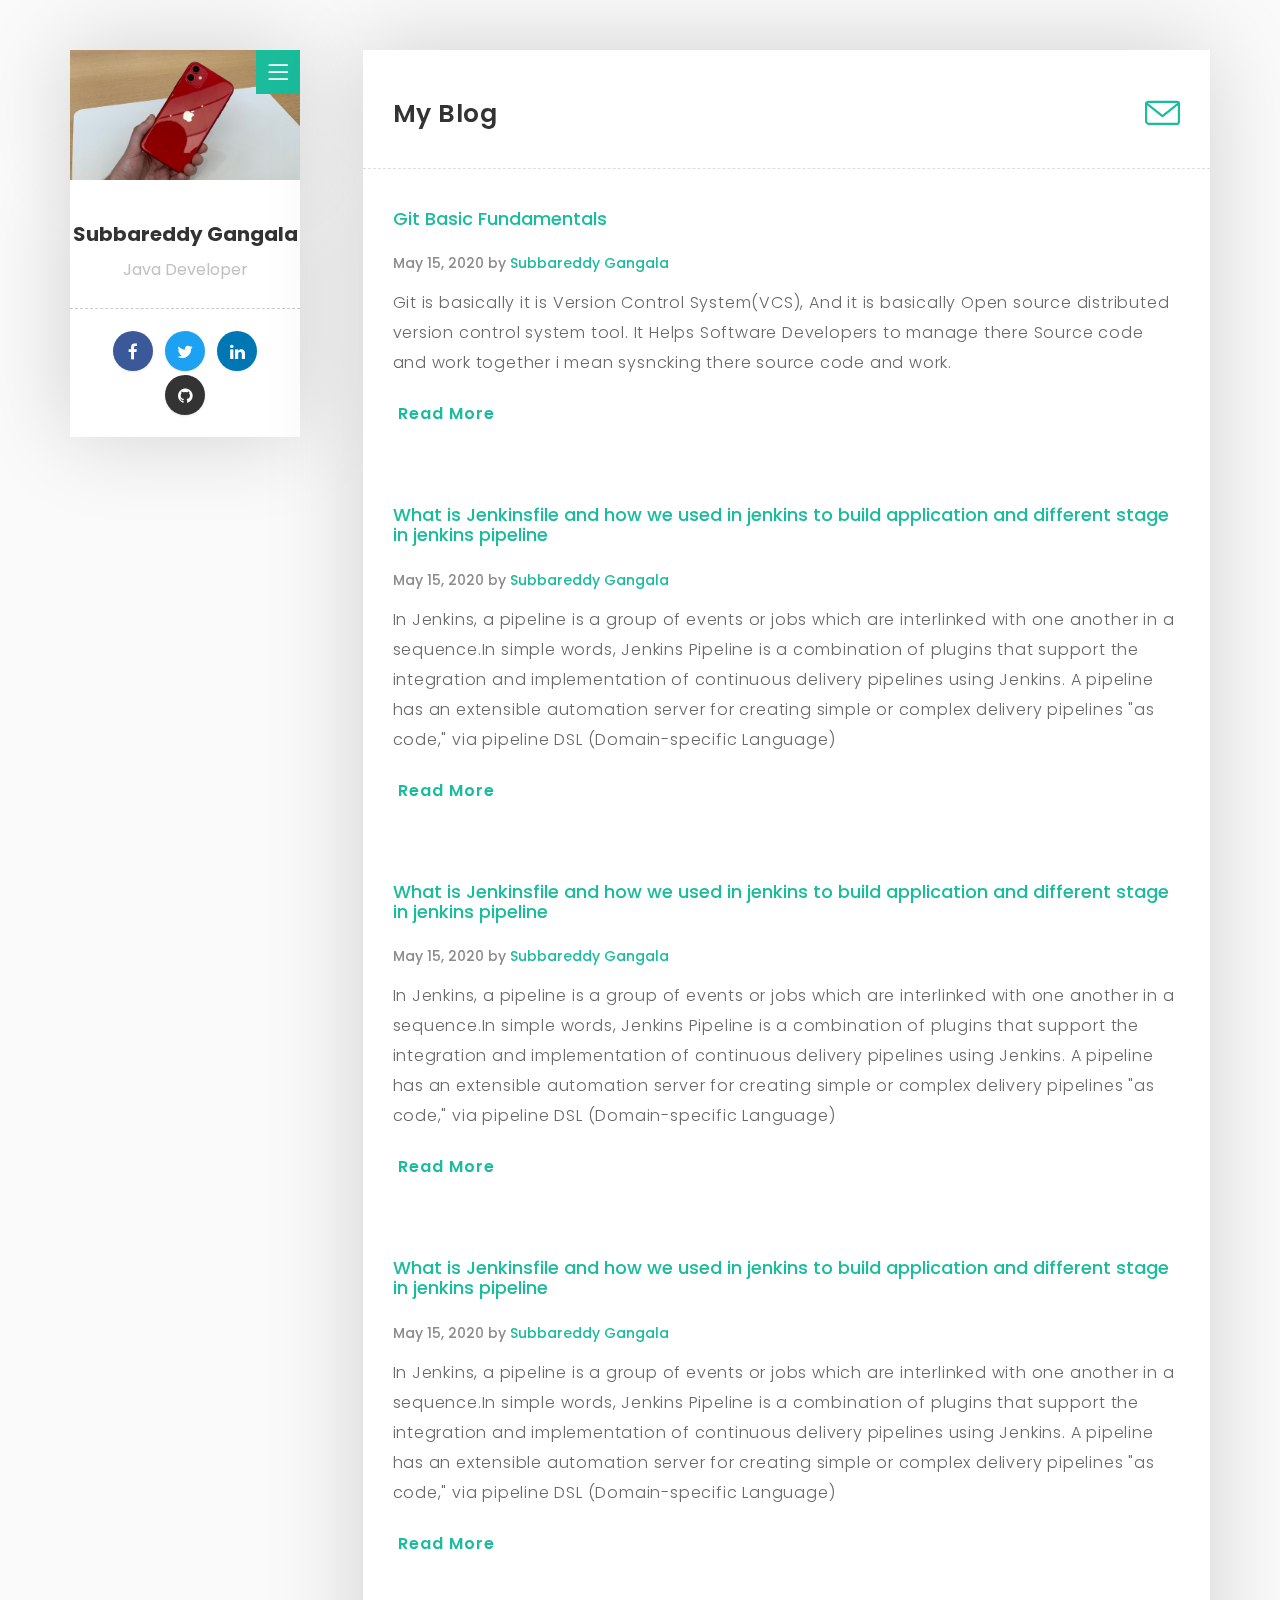
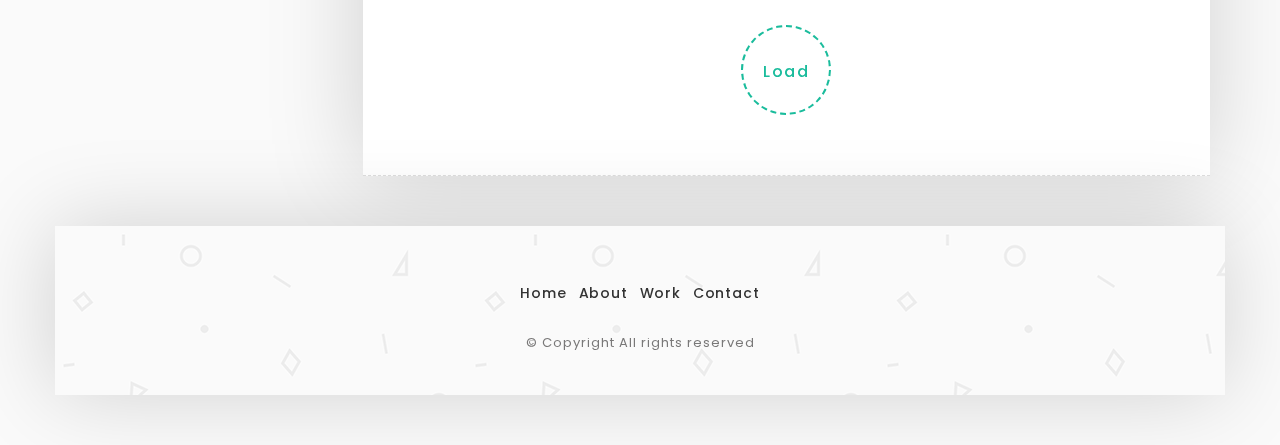
<file: index.html>
<!DOCTYPE html>
<html lang="en">

  <head>
    
    <!-- Meta Tag -->
    <meta charset="UTF-8">
    <meta name="viewport" content="width=device-width, initial-scale=1.0">
    <meta http-equiv="X-UA-Compatible" content="IE=edge">
    
    <title>Blog</title>
    
    <!-- Favicon -->
   <!--  <link rel="shortcut icon" href="images/favicon/favicon.ico"> -->
    <link rel="apple-touch-icon" sizes="144x144" type="image/x-icon" href="images/favicon/apple-touch-icon.png">
    
    <!-- All CSS Plugins -->
    <link rel="stylesheet" type="text/css" href="css/plugin.css">
    
    <!-- Main CSS Stylesheet -->
    <link rel="stylesheet" type="text/css" href="css/style.css">
    
    <!-- Google Web Fonts  -->
    <link rel="stylesheet" href="https://fonts.googleapis.com/css?family=Poppins:400,300,500,600,700"> 

  </head>

 <body>
	    
    <div id="main">
        <div class="container">
            <div class="row">           
                 
                 <!-- About Me (Left Sidebar) Start -->
                 <div class="col-md-3">
                   <div class="about-fixed">
                    
                     <div class="my-pic">
                        <img src="images/pic/my-pic.png" alt="">
                        <a href="javascript:void(0)" class="collapsed" data-target="#menu" data-toggle="collapse"><i class="icon-menu menu"></i></a>
                         <div id="menu" class="collapse">
                           <ul class="menu-link">
                               <li><a href="contact.html">Contact</a></li>
                            </ul>
                         </div>
                        </div>
                      
                      
                      
                      <div class="my-detail">
                    	
                        <div class="white-spacing">
                            <h1>Subbareddy Gangala</h1>
                            <span>Java Developer</span>
                        </div> 
                       
                       <ul class="social-icon">
                         <li><a href="#" target="_blank" class="facebook"><i class="fa fa-facebook"></i></a></li>
                         <li><a href="#" target="_blank" class="twitter"><i class="fa fa-twitter"></i></a></li>
                         <li><a href="#" target="_blank" class="linkedin"><i class="fa fa-linkedin"></i></a></li>
                         <li><a href="#" target="_blank" class="github"><i class="fa fa-github"></i></a></li>
                        </ul>

                    </div>
                  </div>
                </div>
                <!-- About Me (Left Sidebar) End -->               
                 
                 <!-- Blog Post (Right Sidebar) Start -->
                 <div class="col-md-9">
                    <div class="col-md-12 page-body">
                    	<div class="row">
                    		
                            
                            <div class="sub-title">
                           		<h2>My Blog</h2>
                                <a href="contact.html"><i class="icon-envelope"></i></a>
                             </div>
                            
                            
                            <div class="col-md-12 content-page">
                            	
                                
                                <!-- Blog Post Start -->
                                <div class="col-md-12 blog-post">
                                    <div class="post-title">
                                      <a href="gitfundamentals.html"><h4>Git Basic Fundamentals</h4></a>
                                    </div>  
                                    <div class="post-info">
                                    	<span>May 15, 2020  by <a href="#" target="_blank">Subbareddy Gangala</a></span>
                                    </div>  
                                    <p>Git is basically it is Version Control System(VCS), And it is basically Open source distributed version control system tool.
                                       It Helps Software Developers to manage there Source code and work together i mean sysncking there source code and work.
                                     </p>                          			
                                    <a href="gitfundamentals.html" class="button button-style button-anim fa fa-long-arrow-right"><span>Read More</span></a>
                                </div>
                                <!-- Blog Post End -->
                                
                                
                                
                                 <!-- Blog Post Start -->
                                <div class="col-md-12 blog-post">
                                    <div class="post-title">
                                      <a href="single.html"><h4>What is Jenkinsfile and how we used in jenkins to build application and different stage in jenkins pipeline</h4></a>
                                    </div>  
                                    <div class="post-info">
                                      <span>May 15, 2020  by <a href="#" target="_blank">Subbareddy Gangala</a></span>
                                    </div>  
                                    <p>In Jenkins, a pipeline is a group of events or jobs which are interlinked with one another in a sequence.In simple words, Jenkins Pipeline is a combination of plugins that support the integration and implementation of continuous delivery pipelines using Jenkins. A pipeline has an extensible automation server for creating simple or complex delivery pipelines "as code," via pipeline DSL (Domain-specific Language)</p>                               
                                    <a href="single.html" class="button button-style button-anim fa fa-long-arrow-right"><span>Read More</span></a>
                                </div>
                                <!-- Blog Post End -->
                                
                                
                                
                                <!-- Blog Post Start -->
                                <div class="col-md-12 blog-post">
                                    <div class="post-title">
                                      <a href="single.html"><h4>What is Jenkinsfile and how we used in jenkins to build application and different stage in jenkins pipeline</h4></a>
                                    </div>  
                                    <div class="post-info">
                                      <span>May 15, 2020  by <a href="#" target="_blank">Subbareddy Gangala</a></span>
                                    </div>  
                                    <p>In Jenkins, a pipeline is a group of events or jobs which are interlinked with one another in a sequence.In simple words, Jenkins Pipeline is a combination of plugins that support the integration and implementation of continuous delivery pipelines using Jenkins. A pipeline has an extensible automation server for creating simple or complex delivery pipelines "as code," via pipeline DSL (Domain-specific Language)</p>                               
                                    <a href="single.html" class="button button-style button-anim fa fa-long-arrow-right"><span>Read More</span></a>
                                </div>
                                <!-- Blog Post End -->
                                
                                
                                
                                <!-- Blog Post Start -->
                                <div class="col-md-12 blog-post">
                                    <div class="post-title">
                                      <a href="single.html"><h4>What is Jenkinsfile and how we used in jenkins to build application and different stage in jenkins pipeline</h4></a>
                                    </div>  
                                    <div class="post-info">
                                      <span>May 15, 2020  by <a href="#" target="_blank">Subbareddy Gangala</a></span>
                                    </div>  
                                    <p>In Jenkins, a pipeline is a group of events or jobs which are interlinked with one another in a sequence.In simple words, Jenkins Pipeline is a combination of plugins that support the integration and implementation of continuous delivery pipelines using Jenkins. A pipeline has an extensible automation server for creating simple or complex delivery pipelines "as code," via pipeline DSL (Domain-specific Language)</p>                               
                                    <a href="single.html" class="button button-style button-anim fa fa-long-arrow-right"><span>Read More</span></a>
                                </div>
                                <!-- Blog Post End -->
                                
                                
                                
                                <!-- Blog Post Start -->
                                <div class="col-md-12 blog-post">
                                    <div class="post-title">
                                      <a href="single.html"><h4>What is Jenkinsfile and how we used in jenkins to build application and different stage in jenkins pipeline</h4></a>
                                    </div>  
                                    <div class="post-info">
                                      <span>May 15, 2020  by <a href="#" target="_blank">Subbareddy Gangala</a></span>
                                    </div>  
                                    <p>In Jenkins, a pipeline is a group of events or jobs which are interlinked with one another in a sequence.In simple words, Jenkins Pipeline is a combination of plugins that support the integration and implementation of continuous delivery pipelines using Jenkins. A pipeline has an extensible automation server for creating simple or complex delivery pipelines "as code," via pipeline DSL (Domain-specific Language)</p>                               
                                    <a href="single.html" class="button button-style button-anim fa fa-long-arrow-right"><span>Read More</span></a>
                                </div>
                                <!-- Blog Post End -->
                                
                                
                                
                                <!-- Blog Post Start -->
                                <div class="col-md-12 blog-post">
                                    <div class="post-title">
                                      <a href="single.html"><h4>What is Jenkinsfile and how we used in jenkins to build application and different stage in jenkins pipeline</h4></a>
                                    </div>  
                                    <div class="post-info">
                                      <span>May 15, 2020  by <a href="#" target="_blank">Subbareddy Gangala</a></span>
                                    </div>  
                                    <p>In Jenkins, a pipeline is a group of events or jobs which are interlinked with one another in a sequence.In simple words, Jenkins Pipeline is a combination of plugins that support the integration and implementation of continuous delivery pipelines using Jenkins. A pipeline has an extensible automation server for creating simple or complex delivery pipelines "as code," via pipeline DSL (Domain-specific Language)</p>                               
                                    <a href="single.html" class="button button-style button-anim fa fa-long-arrow-right"><span>Read More</span></a>
                                </div>
                                <!-- Blog Post End -->
                                
                                
                                
                                <!-- Blog Post Start -->
                                <div class="col-md-12 blog-post">
                                    <div class="post-title">
                                      <a href="single.html"><h4>What is Jenkinsfile and how we used in jenkins to build application and different stage in jenkins pipeline</h4></a>
                                    </div>  
                                    <div class="post-info">
                                      <span>May 15, 2020  by <a href="#" target="_blank">Subbareddy Gangala</a></span>
                                    </div>  
                                    <p>In Jenkins, a pipeline is a group of events or jobs which are interlinked with one another in a sequence.In simple words, Jenkins Pipeline is a combination of plugins that support the integration and implementation of continuous delivery pipelines using Jenkins. A pipeline has an extensible automation server for creating simple or complex delivery pipelines "as code," via pipeline DSL (Domain-specific Language)</p>                               
                                    <a href="single.html" class="button button-style button-anim fa fa-long-arrow-right"><span>Read More</span></a>
                                </div>
                                <!-- Blog Post End -->
                                
                                
                                <div class="col-md-12 text-center">
                                 <a href="javascript:void(0)" id="load-more-post" class="load-more-button">Load</a>
                                 <div id="post-end-message"></div>
                                </div>
                                
                             </div>
                              
                         </div>                   
                           </div>
                           <!-- Subscribe Form End -->
                           
                         </div>
                     
                     
                      <!-- Footer Start -->
                       <div class="col-md-12 page-body margin-top-50 footer">
                          <footer>
                          <ul class="menu-link">
                               <li><a href="index.html">Home</a></li>
                               <li><a href="about.html">About</a></li>
                               <li><a href="work.html">Work</a></li>
                               <li><a href="contact.html">Contact</a></li>
                            </ul>                            
                          <p>© Copyright All rights reserved</p>
                         </footer>
                       </div>
                       <!-- Footer End -->
                     
                     
                  </div>
                  <!-- Blog Post (Right Sidebar) End -->
                
            </div>
         </div>
      </div>
    
    
    
    <!-- Back to Top Start -->
    <a href="#" class="scroll-to-top"><i class="fa fa-long-arrow-up"></i></a>
    <!-- Back to Top End -->
    
    
    <!-- All Javascript Plugins  -->
    <script type="text/javascript" src="js/jquery.min.js"></script>
    <script type="text/javascript" src="js/plugin.js"></script>
    
    <!-- Main Javascript File  -->
    <script type="text/javascript" src="js/scripts.js"></script>

    
   </body>
 </html>
</file>
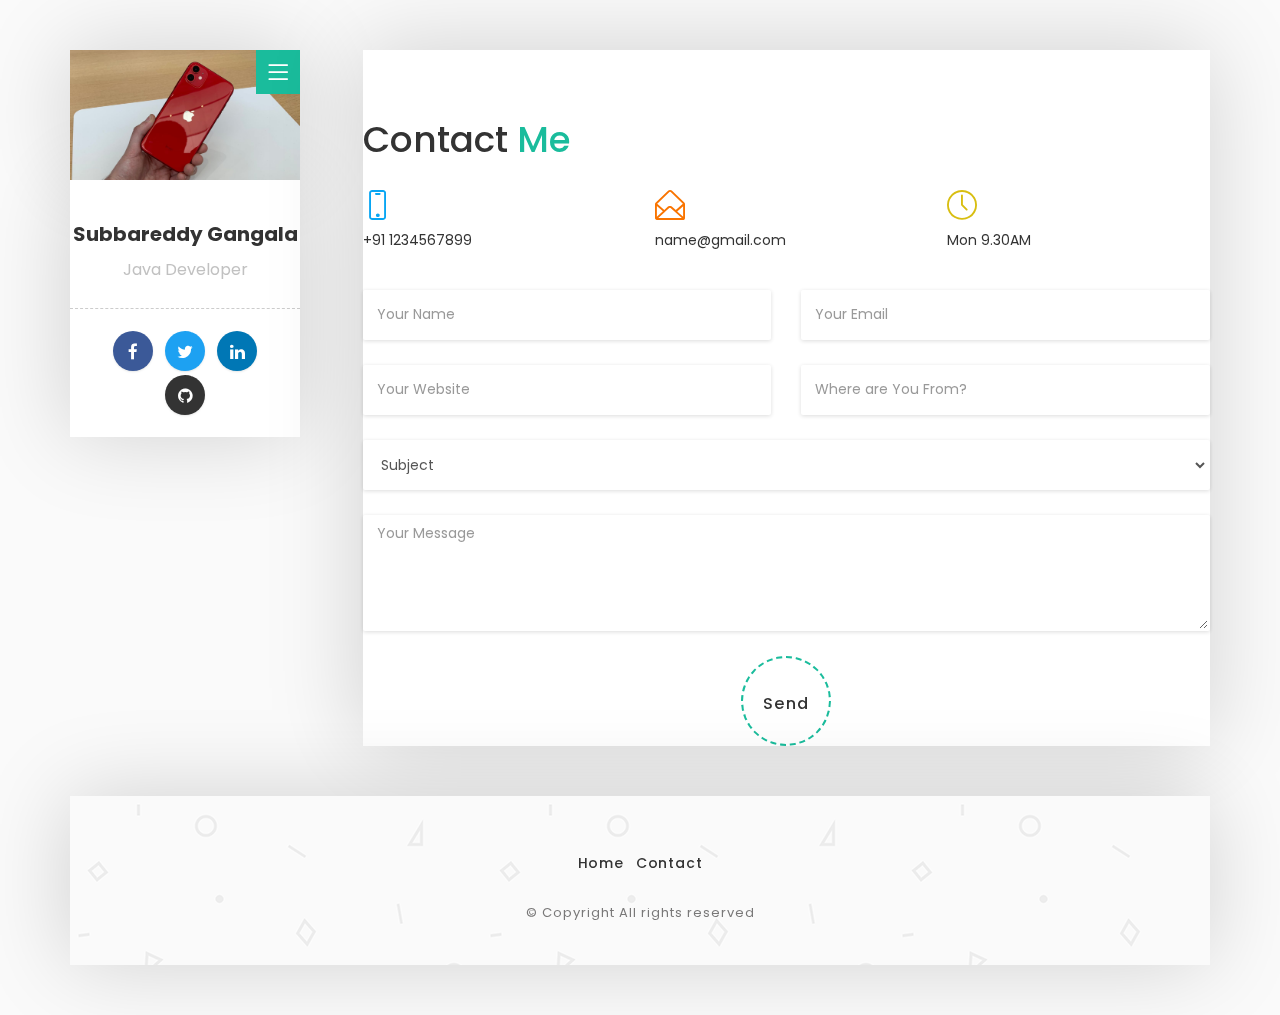
<file: contact.html>
﻿<!DOCTYPE html>
<html lang="en">

  <head>
    
    <!-- Meta Tag -->
    <meta charset="UTF-8">
    <meta name="viewport" content="width=device-width, initial-scale=1.0">
    <meta http-equiv="X-UA-Compatible" content="IE=edge">
    
      
    <title>Blog</title>
    
    <!-- Favicon -->
    <!-- <link rel="shortcut icon" href="images/favicon/favicon.ico"> -->
    <link rel="apple-touch-icon" sizes="144x144" type="image/x-icon" href="images/favicon/apple-touch-icon.png">
    
    <!-- All CSS Plugins -->
    <link rel="stylesheet" type="text/css" href="css/plugin.css">
    
    <!-- Main CSS Stylesheet -->
    <link rel="stylesheet" type="text/css" href="css/style.css">
    
    <!-- Google Web Fonts  -->
    <link rel="stylesheet" href="https://fonts.googleapis.com/css?family=Poppins:400,300,500,600,700">
    
  </head>

 <body>  
    
    
    <div id="main">
        <div class="container">
            <div class="row">
            	
               
                 
                 <!-- About Me (Left Sidebar) Start -->
                 <div class="col-md-3">
                   <div class="about-fixed">
                    
                     <div class="my-pic">
                        <img src="images/pic/my-pic.png" alt="">
                        <a href="javascript:void(0)" class="collapsed" data-target="#menu" data-toggle="collapse"><i class="icon-menu menu"></i></a>
                         <div id="menu" class="collapse">
                           <ul class="menu-link">
                               <li><a href="contact.html">Contact</a></li>
                            </ul>
                         </div>
                        </div>
                      
                      
                      
                      <div class="my-detail">
                    	
                        <div class="white-spacing">
                            <h1>Subbareddy Gangala</h1>
                            <span>Java Developer</span>
                        </div> 
                       
                       <ul class="social-icon">
                         <li><a href="#" target="_blank" class="facebook"><i class="fa fa-facebook"></i></a></li>
                         <li><a href="#" target="_blank" class="twitter"><i class="fa fa-twitter"></i></a></li>
                         <li><a href="#" target="_blank" class="linkedin"><i class="fa fa-linkedin"></i></a></li>
                         <li><a href="#" target="_blank" class="github"><i class="fa fa-github"></i></a></li>
                        </ul>

                    </div>
                  </div>
                </div>
                <!-- About Me (Left Sidebar) End -->
                
                
                
                
                 
                 <!-- Contact (Right Sidebar) Start -->
                 <div class="col-md-9">
                    <div class="col-md-12 page-body">
                    	<div class="row">                     
                            <div class="row">
                               
                                </div>
                                <!-- Testimonials  End -->
                                
                                
                               
                               
                               <!-- Contact Me Start -->
                               <div class="post-title margin-top-70">
                                  <h1>Contact <span class="main-color">Me</span></h1>
                                 </div>
                                   
                                   
                                 <div class="row">
            
                                   <div class="col-md-4 col-sm-4">
                                     <div class="contact-us-detail">  
                                      <i class="icon-screen-smartphone color-6"></i>
                                      <p><a href="tel:+1234567890">+91 1234567899</a></p>
                                    </div>
                                   </div>
               
                                   <div class="col-md-4 col-sm-4">
                                     <div class="contact-us-detail">
                                      <i class="icon-envelope-open color-5"></i>
                                      <p><a href="mailto:name@domain.com">name@gmail.com</a></p>
                                    </div>
                                   </div>
                 
                                   <div class="col-md-4 col-sm-4">
                                     <div class="contact-us-detail">
                                      <i class="icon-clock color-3"></i>
                                      <p>Mon 9.30AM</p>
                                    </div>
                                  </div>
              
                                </div>
            
         
                                <div class="row margin-top-30">
                                  <div class="col-md-12">   
                 
                                  <div class="row">
                                   <form>
                    
					                <div class="col-sm-6">
						              <div class="form-group">
						               <input type="text" id="name" class="form-control" placeholder="Your Name">
						              </div>
                                     </div>
								
                                    <div class="col-sm-6">
					                  <div class="form-group">
						               <input type="email" id="email" class="form-control" placeholder="Your Email">
						              </div>
                                     </div>
                        
                                    <div class="col-sm-6">
						              <div class="form-group">
							           <input type="text" id="website" class="form-control" placeholder="Your Website">
						              </div>
                                     </div>
                          
                                    <div class="col-sm-6">
						              <div class="form-group">
							           <input type="text" id="address" class="form-control" placeholder="Where are You From?">
						              </div>
                                     </div>
								
                                    <div class="col-sm-12">
						              <select id="subject" class="form-group form-control">
							             <option value="" selected disabled>Subject</option>
							             <option>Website Design & Development</option>
							             <option>Wordpress Development</option>
						                 <option>Search Engine Optimization</option>
                                         <option>Mobile Website</option>
							             <option>I Want to General Talk</option>
                                         <option>Other</option>
						               </select>
                                     </div>
								
                                    <div class="col-sm-12">
					                  <div class="textarea-message form-group">
					                    <textarea id="message" class="textarea-message form-control" placeholder="Your Message" rows="5"></textarea>
						            </div>
                                   </div>
                   
                   
                                <div class="text-center">      
		                          <button type="submit" class="load-more-button">Send</button>
	                             </div>
                       
                                 </form>
                                </div>
                              </div>
                             </div>
                             <!-- Contact Me End -->
                                
                         
                         </div>
                        </div>
                       </div>
                         
                                          
                           
                         </div>
                     
                     
                       
                       <!-- Footer Start -->
                       <div class="col-md-12 page-body margin-top-50 footer">
                          <footer>
                            <ul class="menu-link">
                               <li><a href="index.html">Home</a></li>
                               <li><a href="contact.html">Contact</a></li>
                            </ul>
                          <p>© Copyright All rights reserved</p>			  
                           
                         </footer>
                       </div>
                       <!-- Footer End -->
                     
                     
                  </div>
                  <!-- Contact (Right Sidebar) End -->
                
            </div>
         </div>
      </div>
    
      
    
    
    
    <!-- Back to Top Start -->
    <a href="#" class="scroll-to-top"><i class="fa fa-long-arrow-up"></i></a>
    <!-- Back to Top End -->
    
    
    <!-- All Javascript Plugins  -->
    <script type="text/javascript" src="js/jquery.min.js"></script>
    <script type="text/javascript" src="js/plugin.js"></script>
    
    <!-- Main Javascript File  -->
    <script type="text/javascript" src="js/scripts.js"></script>

    
   </body>
 </html>
</file>
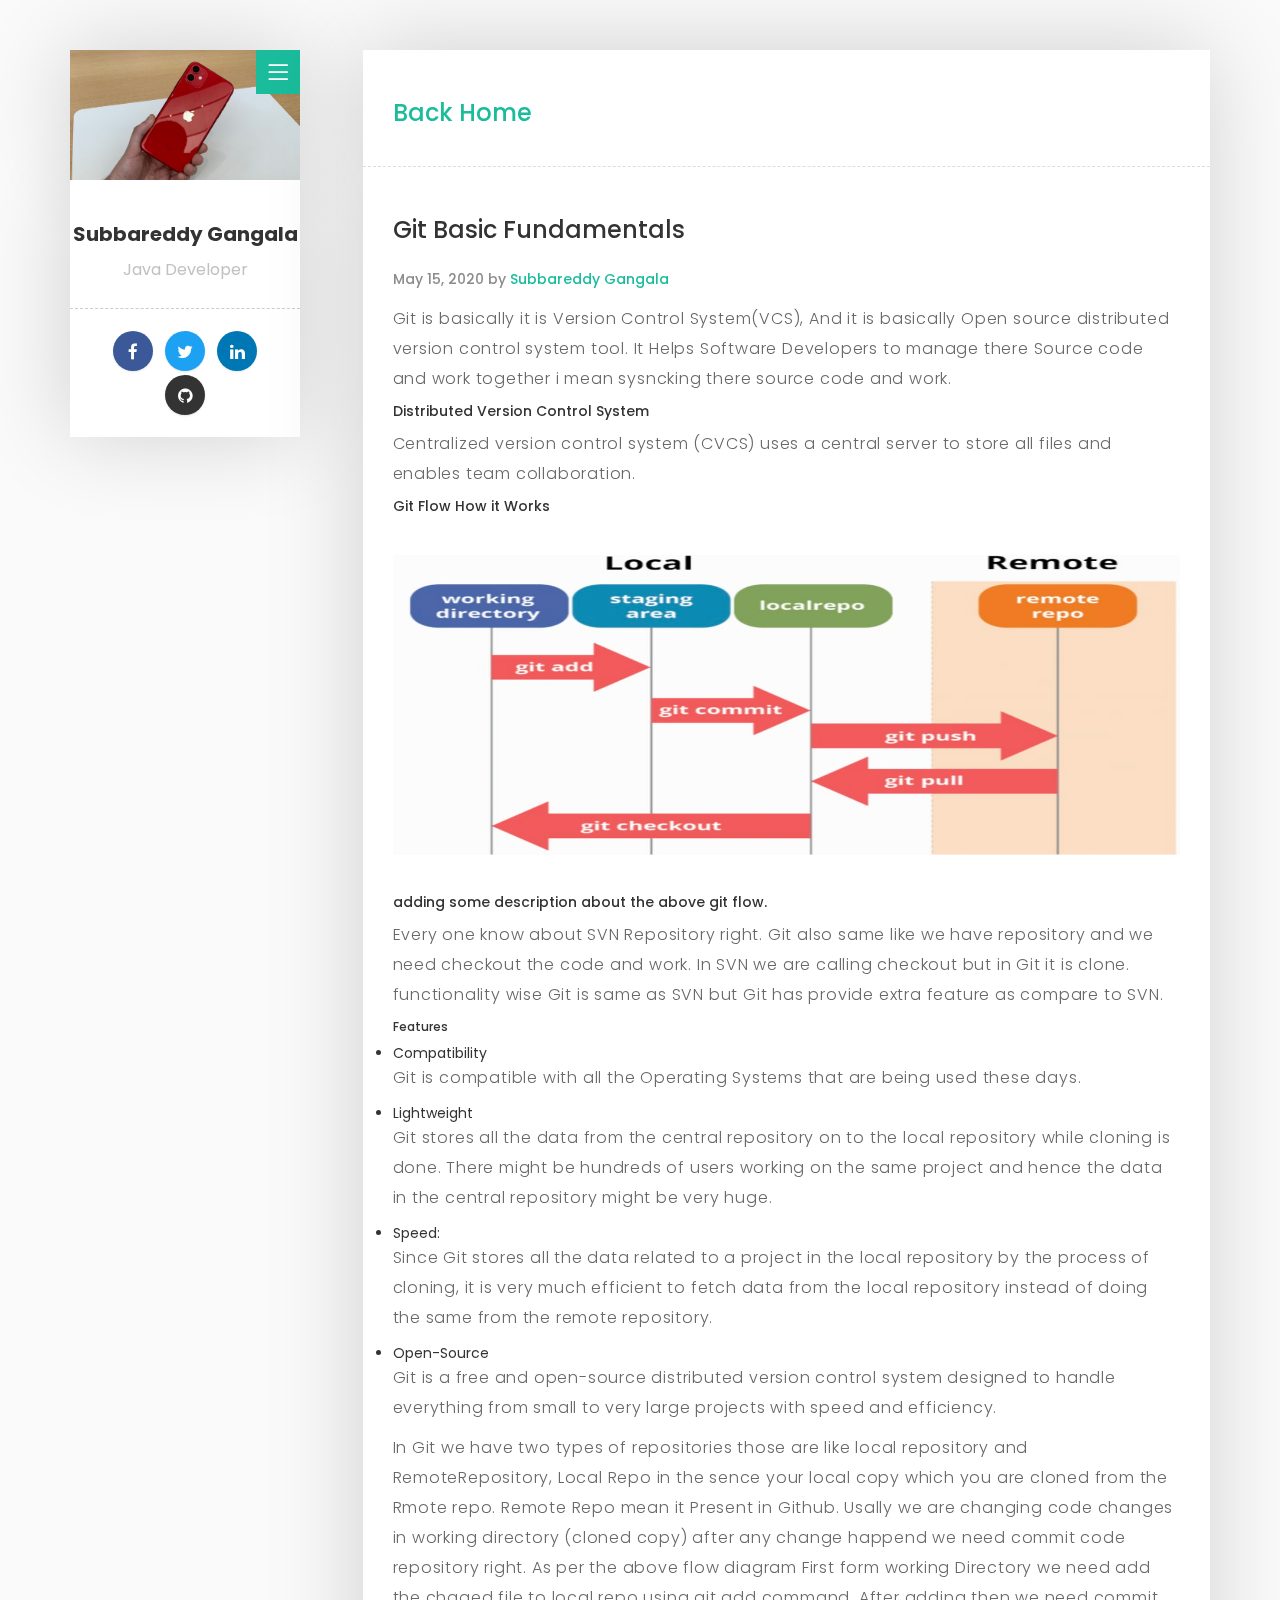
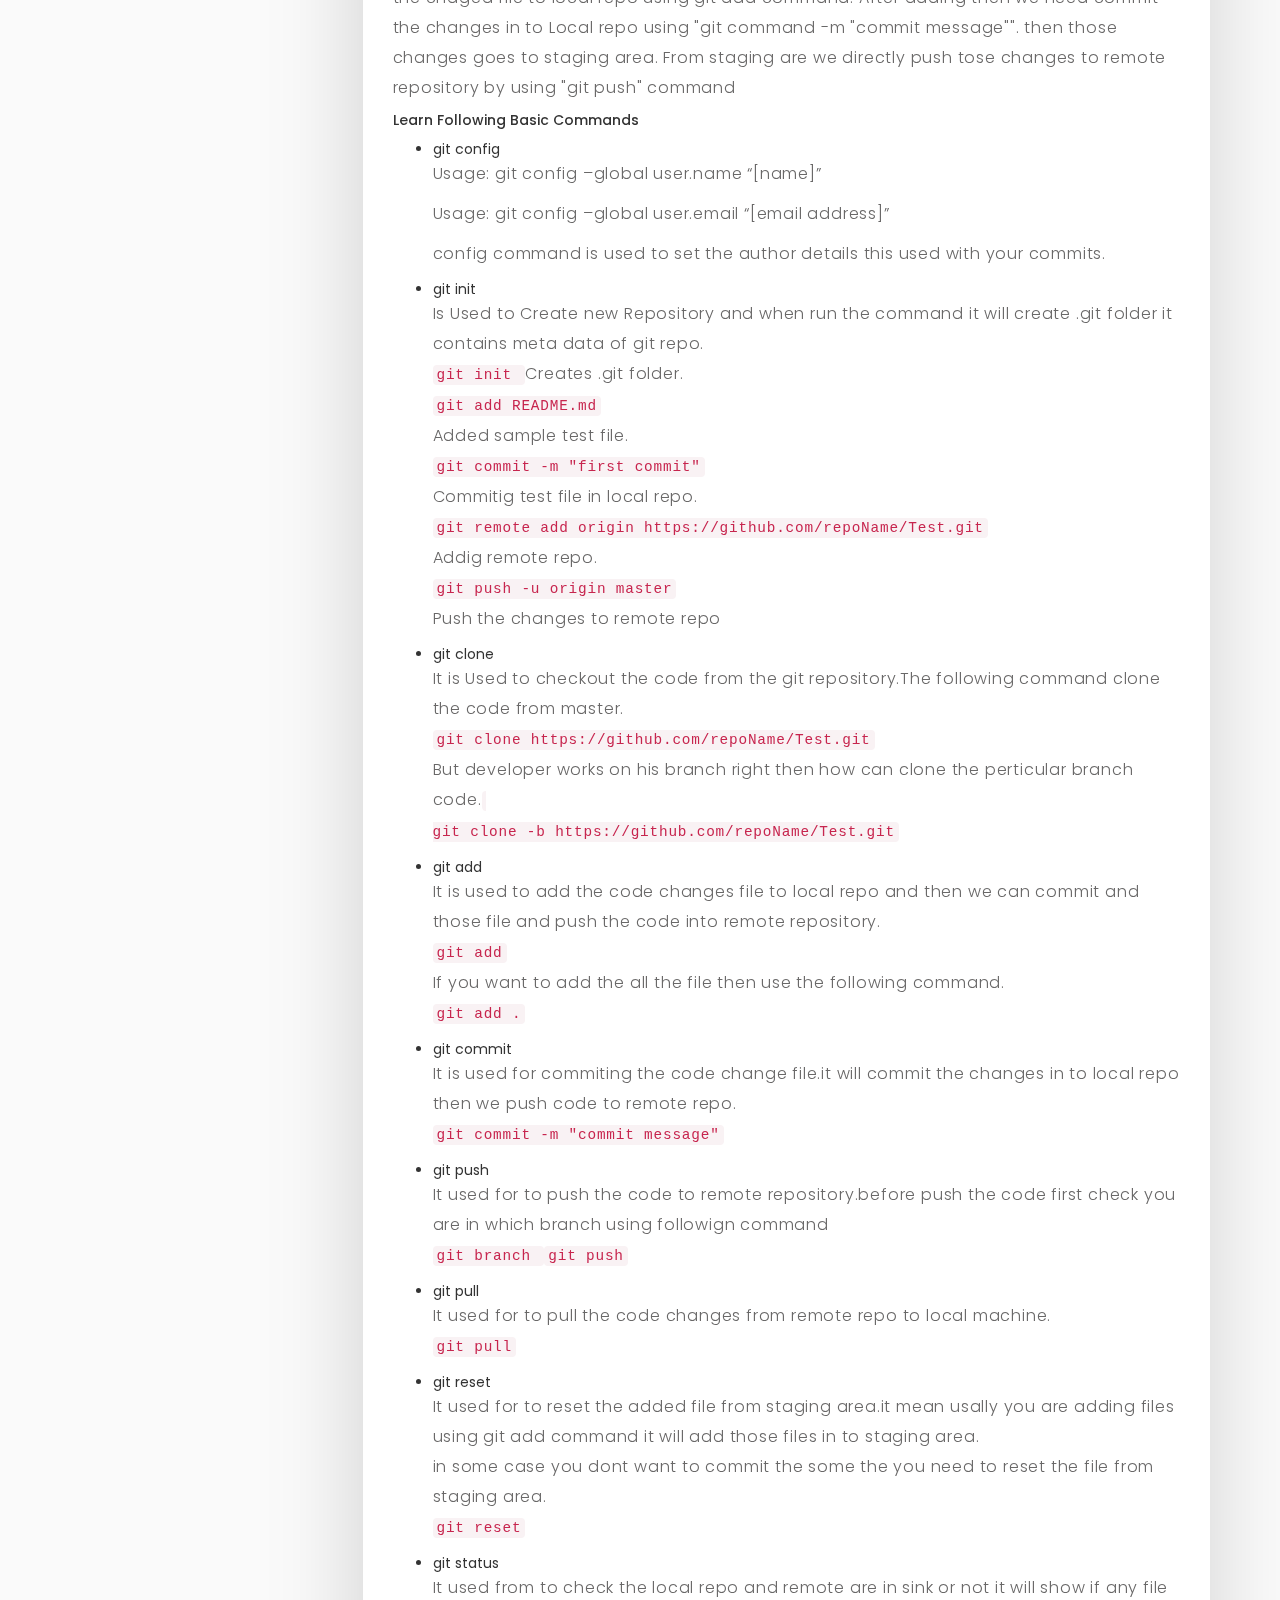
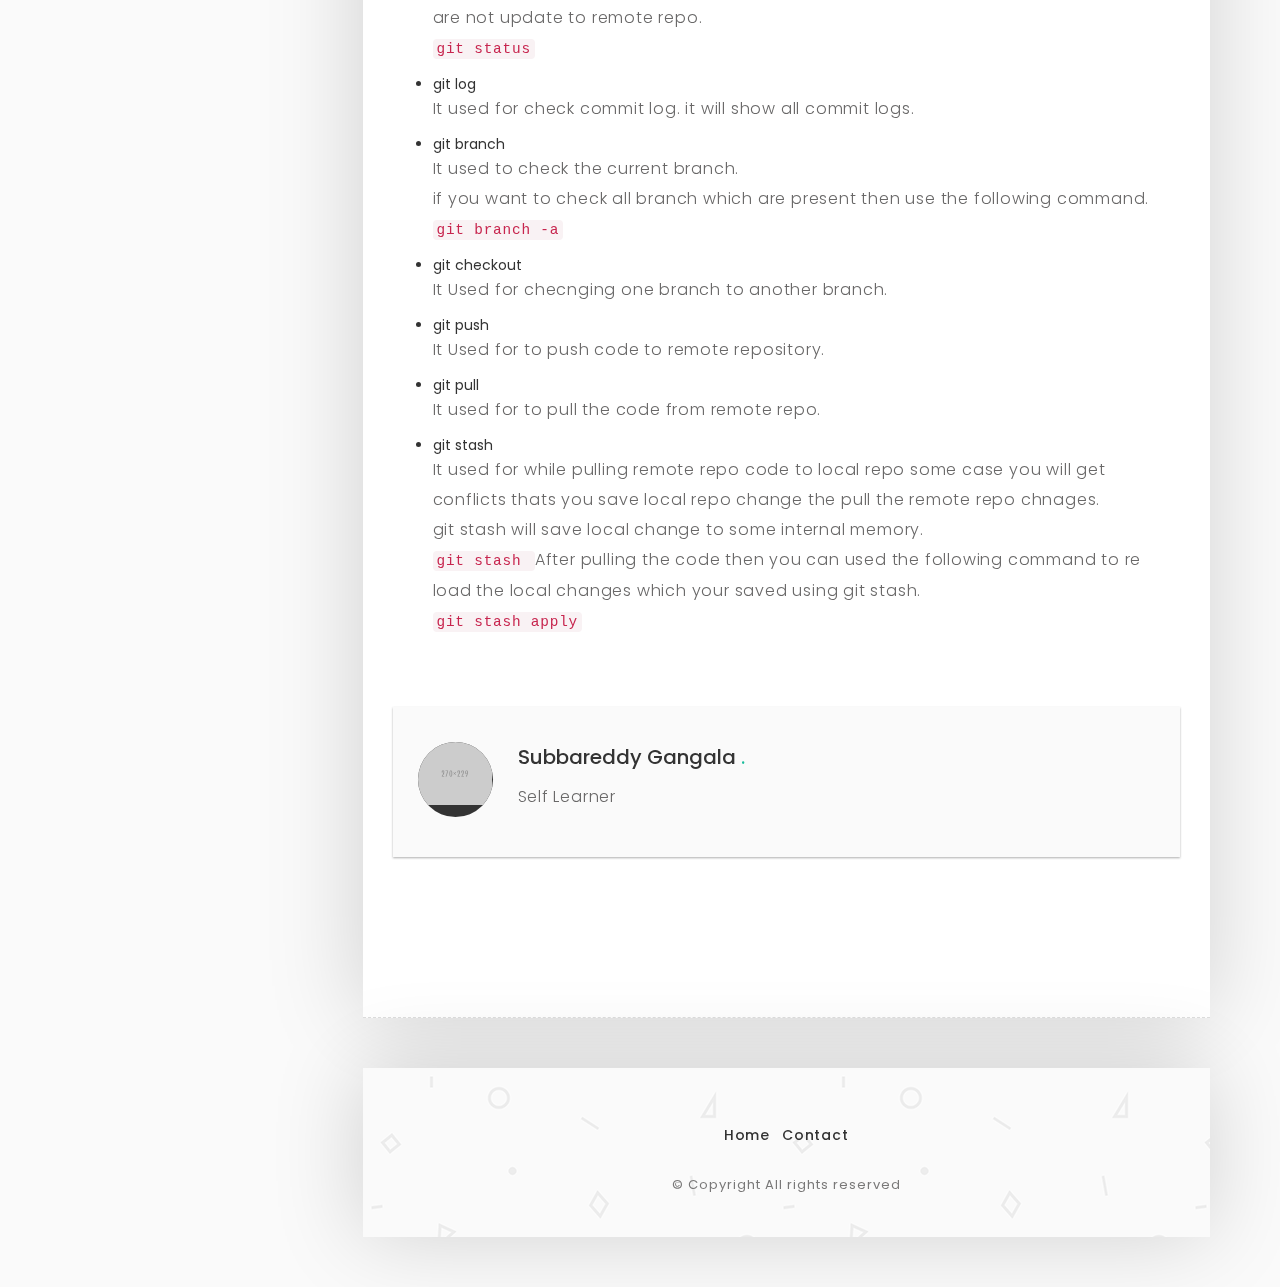
<file: gitfundamentals.html>
﻿<!DOCTYPE html>
<html lang="en">

  <head>
    
    <!-- Meta Tag -->
    <meta charset="UTF-8">
    <meta name="viewport" content="width=device-width, initial-scale=1.0">
    <meta http-equiv="X-UA-Compatible" content="IE=edge">
        
    <title>Blog</title>
    
    <!-- Favicon -->
    <!-- <link rel="shortcut icon" href="images/favicon/favicon.ico"> -->
    <link rel="apple-touch-icon" sizes="144x144" type="image/x-icon" href="images/favicon/apple-touch-icon.png">
    
    <!-- All CSS Plugins -->
    <link rel="stylesheet" type="text/css" href="css/plugin.css">
    
    <!-- Main CSS Stylesheet -->
    <link rel="stylesheet" type="text/css" href="css/style.css">
    
    <!-- Google Web Fonts  -->
    <link rel="stylesheet" href="https://fonts.googleapis.com/css?family=Poppins:400,300,500,600,700">
    
    <!-- Syntax Highlighter  -->
    <link rel="stylesheet" type="text/css" href="css/syntax/shCore.css">
    <link rel="stylesheet" type="text/css" href="css/syntax/shThemeDefault.css">  

  </head>

 <body>
   <div id="main">
        <div class="container">
            <div class="row">           
                 
                 <!-- About Me (Left Sidebar) Start -->
                 <div class="col-md-3">
                   <div class="about-fixed">
                    
                     <div class="my-pic">
                        <img src="images/pic/my-pic.png" alt="">
                        <a href="javascript:void(0)" class="collapsed" data-target="#menu" data-toggle="collapse"><i class="icon-menu menu"></i></a>
                         <div id="menu" class="collapse">
                           <ul class="menu-link">
                               <li><a href="contact.html">Contact</a></li>
                            </ul>
                         </div>
                        </div>
  
                      <div class="my-detail">
                    	
                        <div class="white-spacing">
                            <h1>Subbareddy Gangala</h1>
                            <span>Java Developer</span>
                        </div> 
                       
                       <ul class="social-icon">
                         <li><a href="#" target="_blank" class="facebook"><i class="fa fa-facebook"></i></a></li>
                         <li><a href="#" target="_blank" class="twitter"><i class="fa fa-twitter"></i></a></li>
                         <li><a href="#" target="_blank" class="linkedin"><i class="fa fa-linkedin"></i></a></li>
                         <li><a href="#" target="_blank" class="github"><i class="fa fa-github"></i></a></li>
                        </ul>

                    </div>
                  </div>
                </div>
                <!-- About Me (Left Sidebar) End -->
                
           
                 <!-- Blog Post (Right Sidebar) Start -->
                 <div class="col-md-9">
                    <div class="col-md-12 page-body">
                    	<div class="row">
                    		
                            
                            <div class="sub-title">
                           		<a href="index.html" title="Go to Home Page"><h3>Back Home</h3></a>
                               <!--  <a href="#comment" class="smoth-scroll"><i class="icon-bubbles"></i></a> -->
                             </div>
                            
                            
                            <div class="col-md-12 content-page">
                              <div class="col-md-12 blog-post">
                            	
                                
                                <!-- Post Headline Start -->
                                <div class="post-title">
                                    <h3>Git Basic Fundamentals</h3> 
                                   </div>
                                   <!-- Post Headline End -->
                                    
                                    
                                <!-- Post Detail Start -->
                                   <div class="post-info">
                                      <span>May 15, 2020  by <a href="#" target="_blank">Subbareddy Gangala</a></span>
                                    </div>
                                   <!-- Post Detail End -->
                                    
                                    
                                     <p>Git is basically it is Version Control System(VCS), And it is basically Open source distributed version control system tool.
                                       It Helps Software Developers to manage there Source code and work together i mean sysncking there source code and work.</p>
                                    
                                     <h5>Distributed Version Control System</h5>

                                     <p>
                                      Centralized version control system (CVCS) uses a central server to store all files and enables team collaboration.
                                     </p>

                                     <h5>Git Flow How it Works</h5>


                                     <div class="post-image margin-top-40 margin-bottom-40">
                                            <img src="images/blog/gitflow.jpg" width="200" height="300" alt="gitflow image">                                    
                                     </div>

                                     <h5> adding some description about the above git flow.</h5>

                                     <p>
                                      Every one know about SVN Repository right. Git also same like we have repository and we need checkout the code and work.

                                      In SVN we are calling checkout but in Git it is clone. functionality wise Git is same as SVN but Git has provide extra feature as compare to SVN.

                                      <h6>Features</h6>

                                      <li>Compatibility</li>
                                      <p>Git is compatible with all the Operating Systems that are being used these days.</p>
                                      <li>Lightweight</li>
                                      <p>Git stores all the data from the central repository on to the local repository while cloning is done. There might be hundreds of users working on the same project and hence the data in the central repository might be very huge.</p>
                                      <li>Speed:</li>
                                      <p>Since Git stores all the data related to a project in the local repository by the process of cloning, it is very much efficient to fetch data from the local repository instead of doing the same from the remote repository.</p>
                                      <li>Open-Source</li>
                                      <p>Git is a free and open-source distributed version control system designed to handle everything from small to very large projects with speed and efficiency.</p>
                                     </p>

                                     <p>In Git we have two types of repositories those are like local repository and RemoteRepository,
                                     Local Repo in the sence your local copy which you are cloned from the Rmote repo.
                                     Remote Repo mean it Present in Github.


                                     Usally we are changing code changes in working directory (cloned copy) after any change happend we need commit code repository right.

                                     As per the above flow diagram First form working Directory we need add the chaged file to local repo using git add command.

                                     After adding then we need commit the changes in to Local repo using "git command -m "commit message"". then those changes goes to staging area.

                                     From staging are we directly push tose changes to remote repository by using "git push" command

                                     </p>

                                     <h5>Learn Following Basic Commands</h5>
                                     <ul>
                                        <li>git config</li>
                                        <p>Usage: git config –global user.name “[name]”</p>
                                        <p>Usage: git config –global user.email “[email address]”</p>
                                        <p>config command is used to set the author details this used with your commits.</p>
                                        <li>git init</li>
                                        <p>Is Used to Create new Repository and when run the command it will create .git folder it contains meta data of git repo.<br>
                                        <code>  
                                        git init
                                        </code>
                                           Creates .git folder. <br>
                                        <code>   
                                        git add README.md <br>
                                      </code>
                                           Added sample test file.<br>
                                        <code>
                                        git commit -m "first commit"<br>
                                        </code>
                                           Commitig test file in local repo.<br>
                                        <code>
                                        git remote add origin https://github.com/repoName/Test.git<br>
                                        </code>
                                           Addig remote repo.<br>
                                        <code>
                                        git push -u origin master<br>
                                        </code>
                                           Push the changes to remote repo  <br>
                                        </p>
                                        <li>git clone</li>
                                        <p>
                                          It is Used to checkout the code from the git repository.The following command clone the code from master.<br>
                                          <code>
                                            git clone https://github.com/repoName/Test.git
                                          </code><br>
                                           But developer works on his branch right then how can clone the perticular branch code.
                                           <code><br>
                                            git clone -b <branchName> https://github.com/repoName/Test.git
                                          </code>
                                        </p>
                                        <li>git add</li>
                                        <p>
                                          It is used to add the code changes file to local repo and then we can commit and those file and push the code into remote repository.<br>

                                          <code>
                                            git add <filePath>
                                          </code><br>

                                          If you want to add the all the file then use the following command.<br>

                                          <code>
                                            git add .
                                          </code><br>

                                        </p>
                                        <li>git commit</li>
                                        <p>
                                          It is used for commiting the code change file.it will commit the changes in to local repo then we push code to remote repo.<br>
                                          <code>
                                            git commit -m "commit message"
                                          </code>
                                        </p>
                                        <li>git push</li>
                                        <p>
                                          It used for to push the code to remote repository.before push the code first check you are in which branch using followign command<br>
                                          <code>
                                            git branch
                                          </code>

                                          <code>
                                            git push
                                          </code>

                                        </p>
                                        <li>git pull</li>
                                        <p>
                                          It used for to pull the code changes from remote repo to local machine.<br>
                                          <code>
                                            git pull 
                                          </code>
                                        </p>
                                        <li>git reset</li>
                                        <p>
                                        It used for to reset the added file from staging area.it mean usally you are adding files using git add command it will add those files in to staging area.<br>

                                        in some case you dont want to commit the some the you need to reset the file from staging area.<br>

                                        <code>
                                          git reset
                                        </code>
                                        </p>

                                        <li>git status</li>
                                        <p>
                                          It used from to check the local repo and remote are in sink or not it will show if any file are not update to remote repo.<br>

                                          <code>
                                            git status
                                          </code>
                                        </p>

                                        <li>git log</li>
                                        <p>
                                          It used for check commit log. it will show all commit logs.
                                        </p>
                                        <li>git branch</li>
                                        <p>
                                          It used to check the current branch.<br>

                                          if you want to check all branch which are present then use the following command.<br>

                                          <code>
                                            git branch -a
                                          </code>
                                        </p>
                                        <li>git checkout</li>
                                        <p>
                                          It Used for checnging one branch to another branch.
                                        </p>
                                        <li>git push</li>
                                        <p>
                                          It Used for to push code to remote repository.
                                        </p>
                                        <li>git pull</li>
                                        <p>
                                          It used for to pull the code from remote repo.
                                        </p>
                                        <li>git stash</li>
                                        <p>
                                          It used for while pulling remote repo code to local repo some case you will get conflicts thats you save local repo change the pull the remote repo chnages.<br>

                                          git stash will save local change to some internal memory.<br>

                                          <code>
                                            git stash
                                          </code>
                                          After pulling the code then you can used the following command to re load the local changes which your saved using git stash.<br>

                                          <code>
                                            
                                            git stash apply
                                          </code>
                                        </p>
                                    </ul>                             
                                 
                                 
                                  <!-- Post Author Bio Box Start -->
                                  <div class="about-author margin-top-70 margin-bottom-50">
                                    
                                    <div class="picture">
                                      <img src="images/blog/author.png" class="img-responsive" alt="">
                                     </div>
                                   
                                    <div class="c-padding">
                                       <h3>Subbareddy Gangala <a href="#" target="_blank" data-toggle="tooltip" data-placement="top" title="Visit Alex Website">.</a></h3>
                                       <p>Self Learner</p>
                                      </div>
                                    </div>
                                    <!-- Post Author Bio Box End -->
                     
                                                         
                                                   
                                   

                                </div>    
                             </div>
                              
                         </div>                   
                           
                         </div>
                     
                     
                       
                       <!-- Footer Start -->
                       <div class="col-md-12 page-body margin-top-50 footer">
                          <footer>       
                          <ul class="menu-link">
                               <li><a href="index.html">Home</a></li>
                               <li><a href="contact.html">Contact</a></li>
                            </ul>                     
                          <p>© Copyright All rights reserved</p>
                         </footer>
                       </div>
                       <!-- Footer End -->
                     
                     
                  </div>
                  <!-- Blog Post (Right Sidebar) End -->
                
            </div>
         </div>
      </div>    
    
    
    <!-- Back to Top Start -->
    <a href="#" class="scroll-to-top"><i class="fa fa-long-arrow-up"></i></a>
    <!-- Back to Top End -->
    
    
    <!-- All Javascript Plugins  -->
    <script type="text/javascript" src="js/jquery.min.js"></script>
    <script type="text/javascript" src="js/plugin.js"></script>
    
    <!-- Main Javascript File  -->
    <script type="text/javascript" src="js/scripts.js"></script>
    
    <!-- Syntax Highlighter Javascript File  -->
    <script type="text/javascript" src="js/syntax/shCore.js"></script>
    <script type="text/javascript" src="js/syntax/shBrushCss.js"></script>
    <script type="text/javascript" src="js/syntax/shBrushJScript.js"></script>
    <script type="text/javascript" src="js/syntax/shBrushPerl.js"></script>
    <script type="text/javascript" src="js/syntax/shBrushPhp.js"></script>
    <script type="text/javascript" src="js/syntax/shBrushPlain.js"></script>
    <script type="text/javascript" src="js/syntax/shBrushPython.js"></script>
    <script type="text/javascript" src="js/syntax/shBrushRuby.js"></script>
    <script type="text/javascript" src="js/syntax/shBrushSql.js"></script>
    <script type="text/javascript" src="js/syntax/shBrushVb.js"></script>
    <script type="text/javascript" src="js/syntax/shBrushXml.js"></script>
    
	<!-- Syntax Highlighter Call Function -->
	<script type="text/javascript">
		SyntaxHighlighter.config.clipboardSwf = 'js/syntax/clipboard.swf';
		SyntaxHighlighter.all();
	</script>

    
   </body>
 </html>
</file>
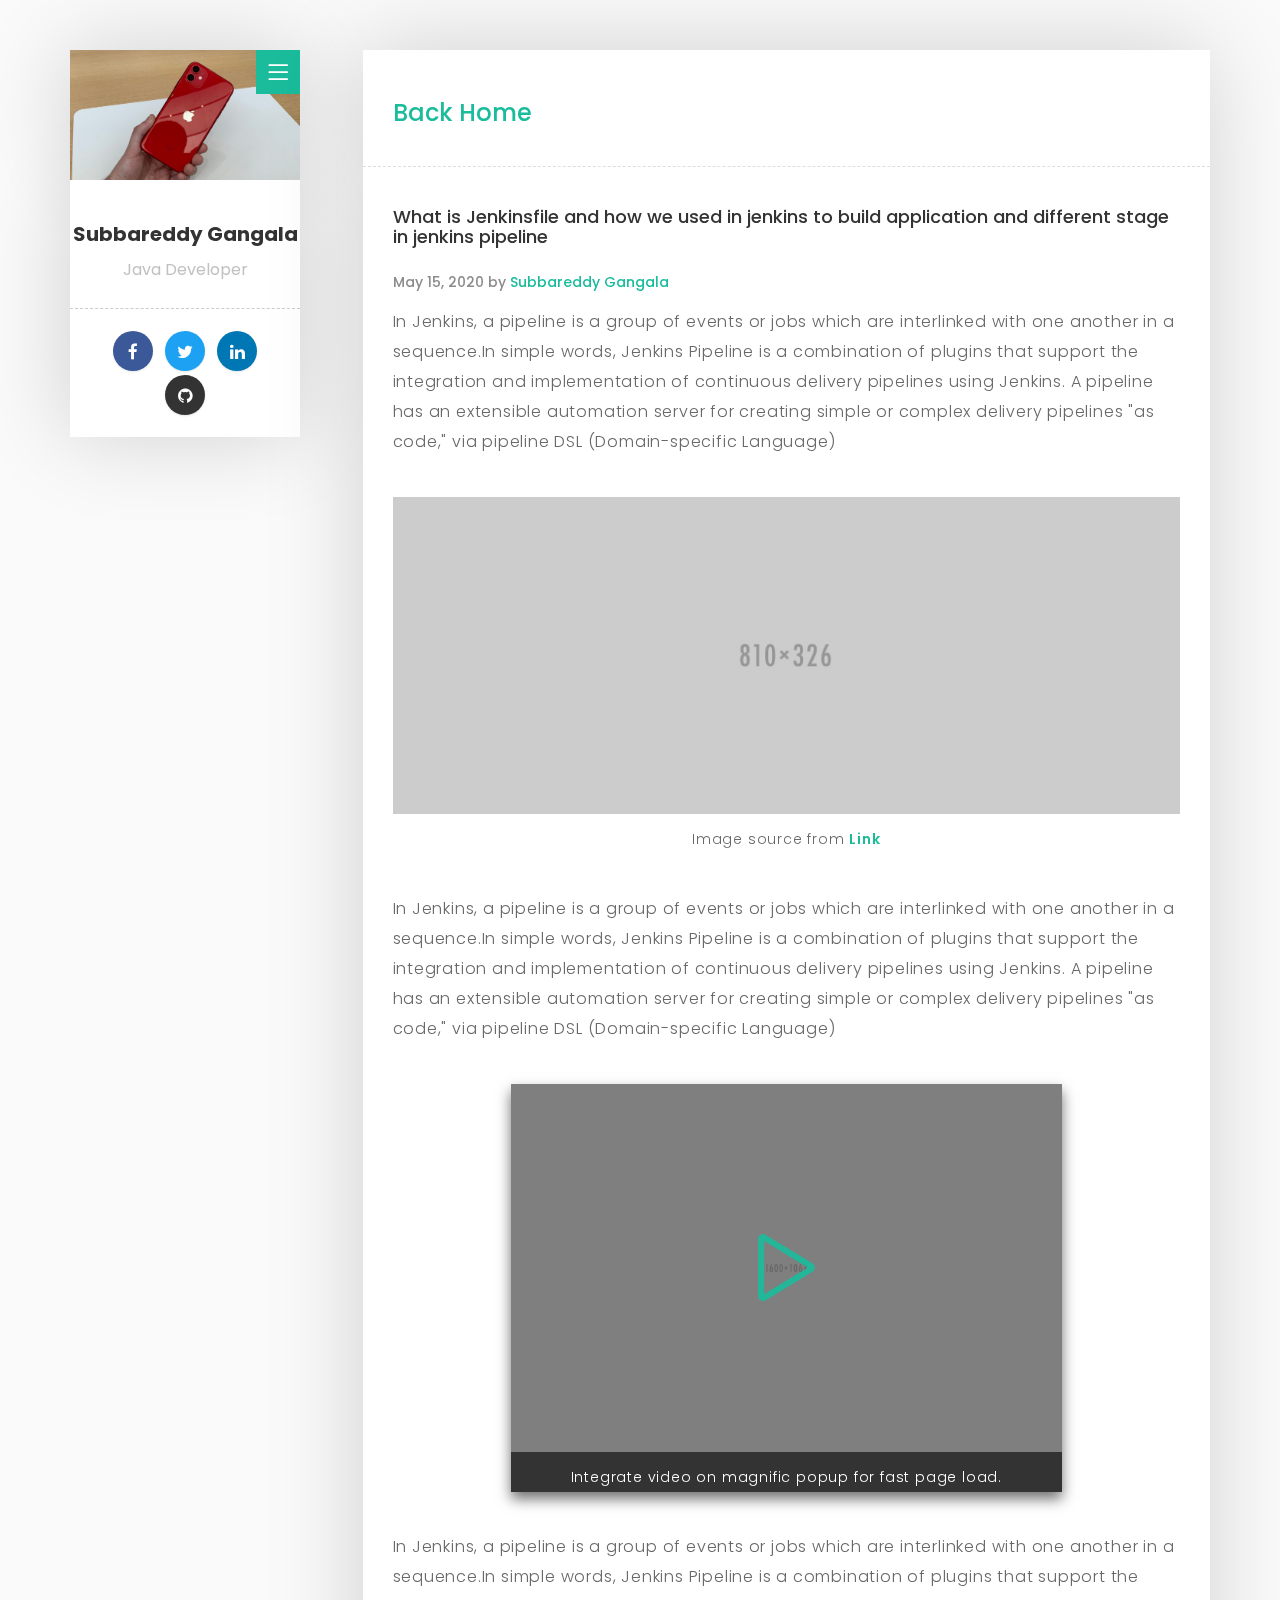
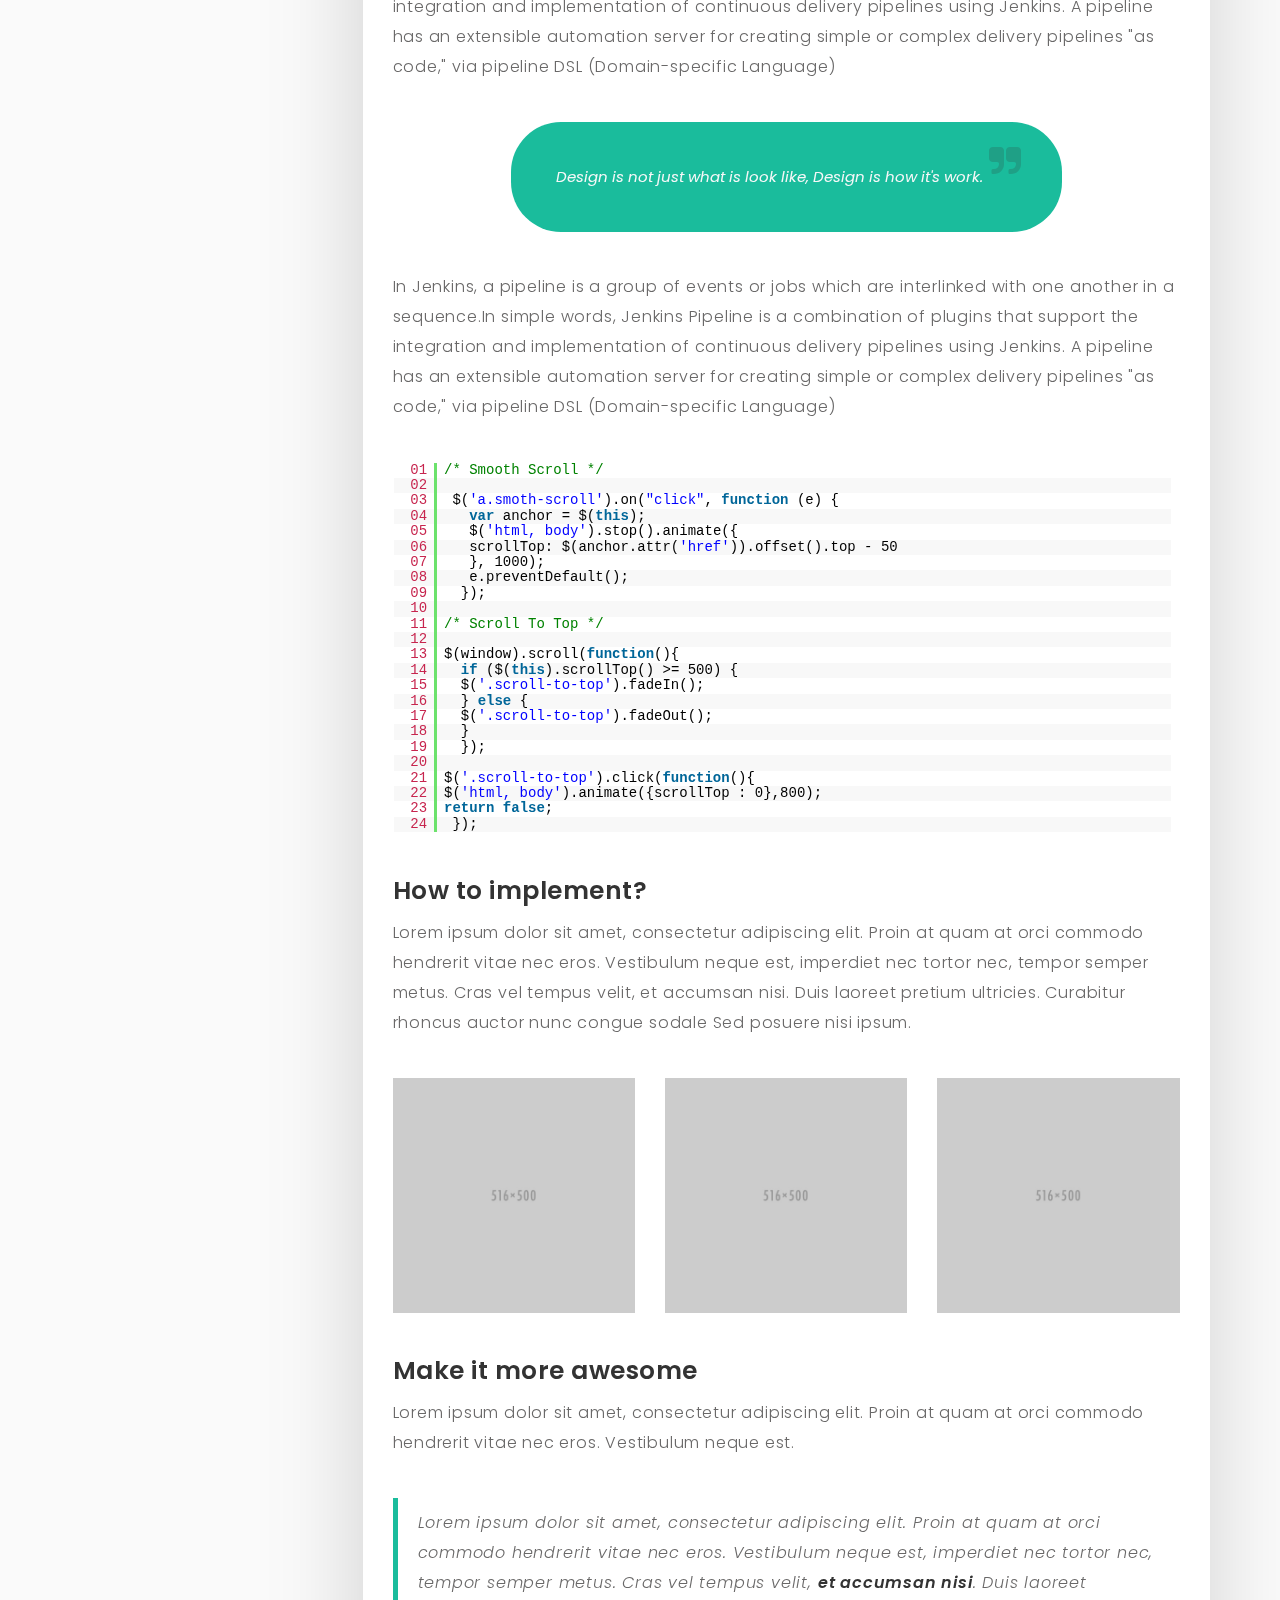
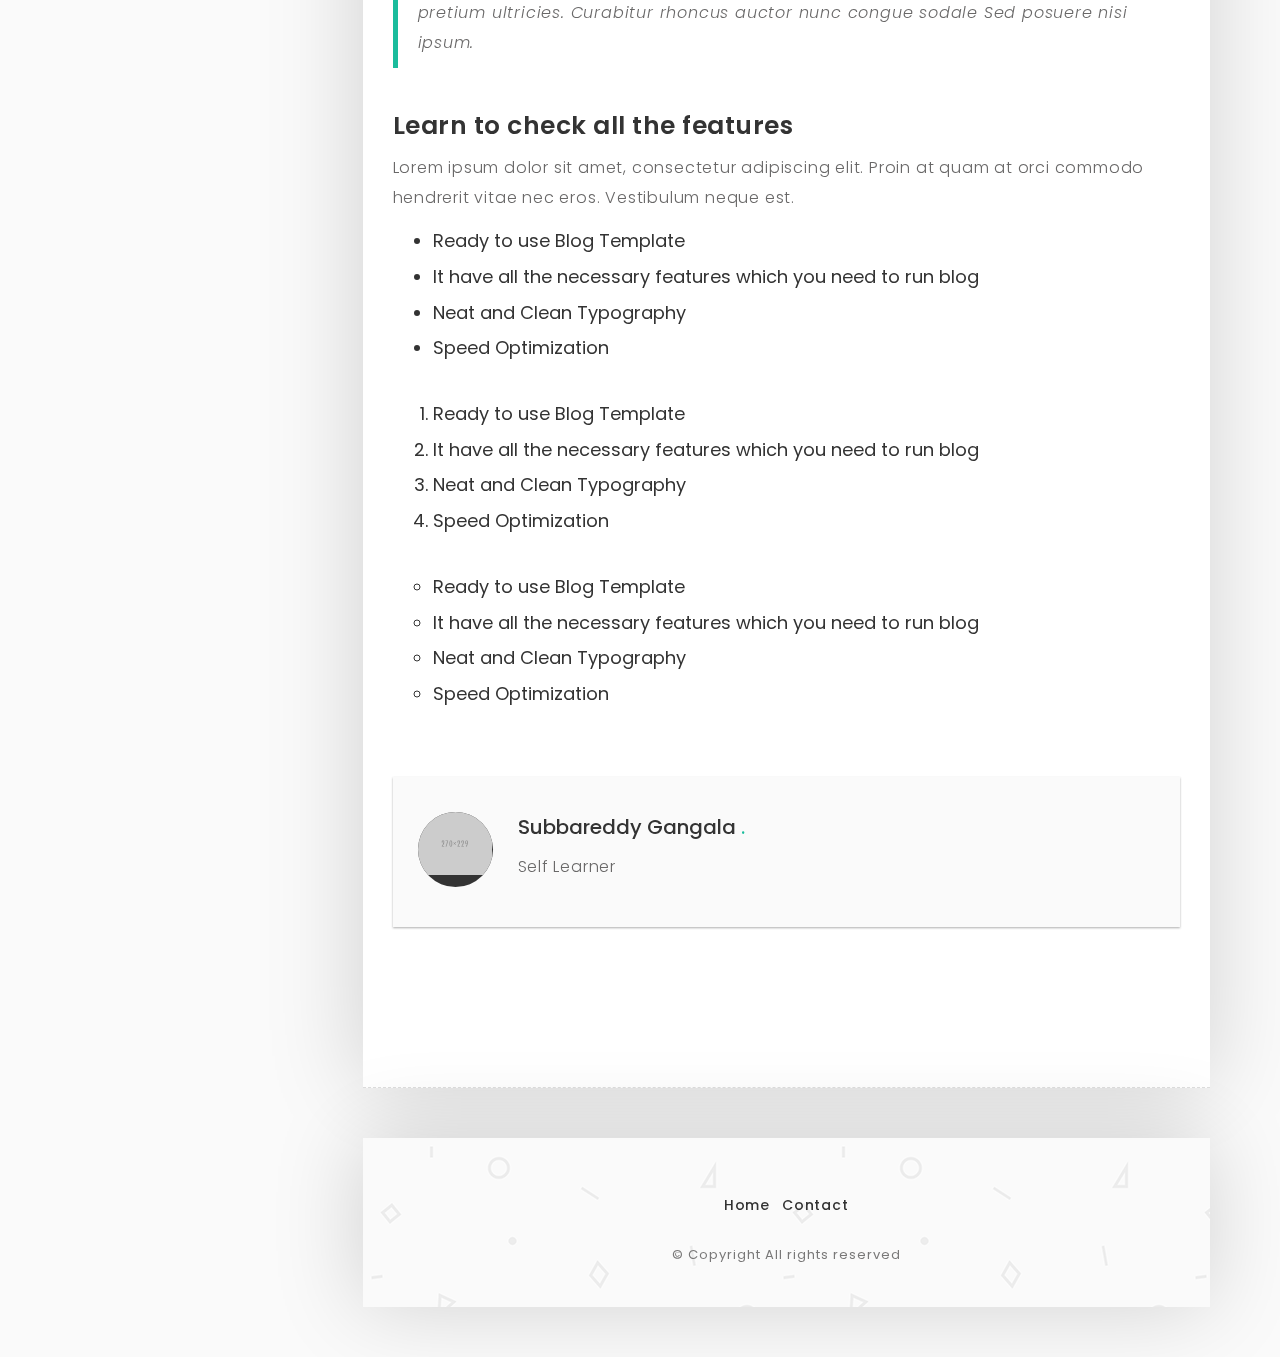
<file: single.html>
﻿<!DOCTYPE html>
<html lang="en">

  <head>
    
    <!-- Meta Tag -->
    <meta charset="UTF-8">
    <meta name="viewport" content="width=device-width, initial-scale=1.0">
    <meta http-equiv="X-UA-Compatible" content="IE=edge">
        
    <title>Blog</title>
    
    <!-- Favicon -->
    <!-- <link rel="shortcut icon" href="images/favicon/favicon.ico"> -->
    <link rel="apple-touch-icon" sizes="144x144" type="image/x-icon" href="images/favicon/apple-touch-icon.png">
    
    <!-- All CSS Plugins -->
    <link rel="stylesheet" type="text/css" href="css/plugin.css">
    
    <!-- Main CSS Stylesheet -->
    <link rel="stylesheet" type="text/css" href="css/style.css">
    
    <!-- Google Web Fonts  -->
    <link rel="stylesheet" href="https://fonts.googleapis.com/css?family=Poppins:400,300,500,600,700">
    
    <!-- Syntax Highlighter  -->
    <link rel="stylesheet" type="text/css" href="css/syntax/shCore.css">
    <link rel="stylesheet" type="text/css" href="css/syntax/shThemeDefault.css">  

  </head>

 <body>
   <div id="main">
        <div class="container">
            <div class="row">           
                 
                 <!-- About Me (Left Sidebar) Start -->
                 <div class="col-md-3">
                   <div class="about-fixed">
                    
                     <div class="my-pic">
                        <img src="images/pic/my-pic.png" alt="">
                        <a href="javascript:void(0)" class="collapsed" data-target="#menu" data-toggle="collapse"><i class="icon-menu menu"></i></a>
                         <div id="menu" class="collapse">
                           <ul class="menu-link">
                               <li><a href="contact.html">Contact</a></li>
                            </ul>
                         </div>
                        </div>
  
                      <div class="my-detail">
                    	
                        <div class="white-spacing">
                            <h1>Subbareddy Gangala</h1>
                            <span>Java Developer</span>
                        </div> 
                       
                       <ul class="social-icon">
                         <li><a href="#" target="_blank" class="facebook"><i class="fa fa-facebook"></i></a></li>
                         <li><a href="#" target="_blank" class="twitter"><i class="fa fa-twitter"></i></a></li>
                         <li><a href="#" target="_blank" class="linkedin"><i class="fa fa-linkedin"></i></a></li>
                         <li><a href="#" target="_blank" class="github"><i class="fa fa-github"></i></a></li>
                        </ul>

                    </div>
                  </div>
                </div>
                <!-- About Me (Left Sidebar) End -->
                
           
                 <!-- Blog Post (Right Sidebar) Start -->
                 <div class="col-md-9">
                    <div class="col-md-12 page-body">
                    	<div class="row">
                    		
                            
                            <div class="sub-title">
                           		<a href="index.html" title="Go to Home Page"><h3>Back Home</h3></a>
                               <!--  <a href="#comment" class="smoth-scroll"><i class="icon-bubbles"></i></a> -->
                             </div>
                            
                            
                            <div class="col-md-12 content-page">
                              <div class="col-md-12 blog-post">
                            	
                                
                                <!-- Post Headline Start -->
                                <div class="post-title">
                                    <h4>What is Jenkinsfile and how we used in jenkins to build application and different stage in jenkins pipeline</h4> 
                                   </div>
                                   <!-- Post Headline End -->
                                    
                                    
                                <!-- Post Detail Start -->
                               <div class="post-info">
                                      <span>May 15, 2020  by <a href="#" target="_blank">Subbareddy Gangala</a></span>
                                    </div>
                                   <!-- Post Detail End -->
                                    
                                    
                                     <p>In Jenkins, a pipeline is a group of events or jobs which are interlinked with one another in a sequence.In simple words, Jenkins Pipeline is a combination of plugins that support the integration and implementation of continuous delivery pipelines using Jenkins. A pipeline has an extensible automation server for creating simple or complex delivery pipelines "as code," via pipeline DSL (Domain-specific Language)</p>
                                    
                                
                                <!-- Post Image Start -->
                                <div class="post-image margin-top-40 margin-bottom-40">
                                   <img src="images/blog/1.jpg" alt="">
                                   <p>Image source from <a href="#" target="_blank">Link</a></p>                                      
                                  </div>
                                  <!-- Post Image End -->
                                  
                                  
                                    <p>In Jenkins, a pipeline is a group of events or jobs which are interlinked with one another in a sequence.In simple words, Jenkins Pipeline is a combination of plugins that support the integration and implementation of continuous delivery pipelines using Jenkins. A pipeline has an extensible automation server for creating simple or complex delivery pipelines "as code," via pipeline DSL (Domain-specific Language)</p>
                                   
                                 
                                 
                                 <!-- Post Video Tutorial Start -->
                                 <div class="video-box margin-top-40 margin-bottom-40">
                                  <div class="video-tutorial">
                                   <a class="video-popup" href="https://www.youtube.com/watch?v=O2Bsw3lrhvs" title="Video Tutorial">
                                   <img src="images/blog/4.jpg" alt="">
                                   </a>                           
                                  </div>
                                 <p>Integrate video on magnific popup for fast page load.</p>
                                </div>
                                <!-- Post Video Tutorial End -->
                                
                                  
                                   
                                    <p>In Jenkins, a pipeline is a group of events or jobs which are interlinked with one another in a sequence.In simple words, Jenkins Pipeline is a combination of plugins that support the integration and implementation of continuous delivery pipelines using Jenkins. A pipeline has an extensible automation server for creating simple or complex delivery pipelines "as code," via pipeline DSL (Domain-specific Language)</p>
                                   
                                  
                                  
                                  <!-- Post Blockquote Start -->
                                  <div class="post-quote margin-top-40 margin-bottom-40">
                                    <blockquote>Design is not just what is look like, Design is how it's work.</blockquote>
                                  </div>
                                  <!-- Post Blockquote End -->
                                  
                                  
                                   
                                    <p>In Jenkins, a pipeline is a group of events or jobs which are interlinked with one another in a sequence.In simple words, Jenkins Pipeline is a combination of plugins that support the integration and implementation of continuous delivery pipelines using Jenkins. A pipeline has an extensible automation server for creating simple or complex delivery pipelines "as code," via pipeline DSL (Domain-specific Language)</p>
                                   
                                 
                                  
                                  <!-- Post Coding (SyntaxHighlighter) Start -->
                                  <div class="margin-top-40 margin-bottom-40">  
                                   <pre class="brush: js">
                                   /* Smooth Scroll */

                                    $('a.smoth-scroll').on("click", function (e) {
                                      var anchor = $(this);
                                      $('html, body').stop().animate({
                                      scrollTop: $(anchor.attr('href')).offset().top - 50
                                      }, 1000);
                                      e.preventDefault();
                                     });
				 
                                   /* Scroll To Top */
		
                                   $(window).scroll(function(){
                                     if ($(this).scrollTop() >= 500) {
                                     $('.scroll-to-top').fadeIn();
                                     } else {
                                     $('.scroll-to-top').fadeOut();
                                     }
                                     });
	
	                               $('.scroll-to-top').click(function(){
                                   $('html, body').animate({scrollTop : 0},800);
                                   return false;
                                    });
                                  </pre>
                                 </div>
                                 <!-- Post Coding (SyntaxHighlighter) End -->
                                 
                                  
                                  
                                  <div class="post-title">
                                    <h2>How to implement?</h2> 
                                   </div>
                                   
                                   
                                   <p>Lorem ipsum dolor sit amet, consectetur adipiscing elit. Proin at quam at orci commodo hendrerit vitae nec eros. Vestibulum neque est, imperdiet nec tortor nec, tempor semper metus. Cras vel tempus velit, et accumsan nisi. Duis laoreet pretium ultricies. Curabitur rhoncus auctor nunc congue sodale Sed posuere nisi ipsum.</p>
                                   
                                     
                                  
                                  
                                  <!-- Post Image Gallery Start -->
                                  <div class="row margin-top-40 margin-bottom-40">
                                 
                                    <div class="col-md-4 col-sm-6 col-xs-12">
                                      <a href="images/blog/7.jpg" class="image-popup" title="image Title">
                                      <img src="images/blog/7.jpg" class="img-responsive" alt="">
                                     </a>
                                    </div>
                    
                                    <div class="col-md-4 col-sm-6 col-xs-12">
                                      <a href="images/blog/5.jpg" class="image-popup" title="image Title">
                                      <img src="images/blog/5.jpg" class="img-responsive" alt="">
                                     </a>
                                    </div>
                    
                                   <div class="col-md-4 col-sm-6 col-xs-12">
                                     <a href="images/blog/6.jpg" class="image-popup" title="image Title">
                                     <img src="images/blog/6.jpg" class="img-responsive" alt="">
                                    </a>
                                   </div>
                                
                                 </div>
                                 <!-- Post Image Gallery End -->
                                 
                                
                                
                                  <div class="post-title">
                                    <h2>Make it more awesome</h2> 
                                   </div>
                                   
                                   
                                   <p>Lorem ipsum dolor sit amet, consectetur adipiscing elit. Proin at quam at orci commodo hendrerit vitae nec eros. Vestibulum neque est.</p>
                                 
                                   
                                  
                                  <!-- Post Blockquote (Italic Style) Start -->
                                  <blockquote class="margin-top-40 margin-bottom-40">
                                    <p>Lorem ipsum dolor sit amet, consectetur adipiscing elit. Proin at quam at orci commodo hendrerit vitae nec eros. Vestibulum neque est, imperdiet nec tortor nec, tempor semper metus. Cras vel tempus velit, <b>et accumsan nisi</b>. Duis laoreet pretium ultricies. Curabitur rhoncus auctor nunc congue sodale Sed posuere nisi ipsum.</p>
                                   </blockquote>
                                   <!-- Post Blockquote (Italic Style) End -->
                                   
                                   
                                  
                                  
                                  <div class="post-title">
                                    <h2>Learn to check all the features</h2> 
                                   </div>
                                   
                                   
                                   <p>Lorem ipsum dolor sit amet, consectetur adipiscing elit. Proin at quam at orci commodo hendrerit vitae nec eros. Vestibulum neque est.</p>
                                 
                                   
                                  
                                  <!-- Post List Style Start -->
                                  <div class="list">
                                   <ul>
                                     <li>Ready to use Blog Template</li>
                                     <li>It have all the necessary features which you need to run blog</li>
                                     <li>Neat and Clean Typography</li>
                                     <li>Speed Optimization</li>
                                    </ul>
                                   </div>
                                   
                                   
                                  <div class="list list-style margin-top-40">
                                   <ul>
                                     <li>Ready to use Blog Template</li>
                                     <li>It have all the necessary features which you need to run blog</li>
                                     <li>Neat and Clean Typography</li>
                                     <li>Speed Optimization</li>
                                    </ul>
                                   </div>
                                   
                                   
                                  <div class="list list-style-2 margin-top-40">
                                   <ul>
                                     <li>Ready to use Blog Template</li>
                                     <li>It have all the necessary features which you need to run blog</li>
                                     <li>Neat and Clean Typography</li>
                                     <li>Speed Optimization</li>
                                    </ul>
                                   </div>
                                   <!-- Post List Style End -->

                                  
                                  
                                  
                                  <!-- Post Author Bio Box Start -->
                                  <div class="about-author margin-top-70 margin-bottom-50">
                                    
                                    <div class="picture">
                                      <img src="images/blog/author.png" class="img-responsive" alt="">
                                     </div>
                                   
                                    <div class="c-padding">
                                       <h3>Subbareddy Gangala <a href="#" target="_blank" data-toggle="tooltip" data-placement="top" title="Visit Alex Website">.</a></h3>
                                       <p>Self Learner</p>
                                      </div>
                                    </div>
                                    <!-- Post Author Bio Box End -->
                     
                                                         
                                                   
                                   

                                </div>    
                             </div>
                              
                         </div>                   
                           
                         </div>
                     
                     
                       
                       <!-- Footer Start -->
                       <div class="col-md-12 page-body margin-top-50 footer">
                          <footer>       
                          <ul class="menu-link">
                               <li><a href="index.html">Home</a></li>
                               <li><a href="contact.html">Contact</a></li>
                            </ul>                     
                          <p>© Copyright All rights reserved</p>
                         </footer>
                       </div>
                       <!-- Footer End -->
                     
                     
                  </div>
                  <!-- Blog Post (Right Sidebar) End -->
                
            </div>
         </div>
      </div>    
    
    
    <!-- Back to Top Start -->
    <a href="#" class="scroll-to-top"><i class="fa fa-long-arrow-up"></i></a>
    <!-- Back to Top End -->
    
    
    <!-- All Javascript Plugins  -->
    <script type="text/javascript" src="js/jquery.min.js"></script>
    <script type="text/javascript" src="js/plugin.js"></script>
    
    <!-- Main Javascript File  -->
    <script type="text/javascript" src="js/scripts.js"></script>
    
    <!-- Syntax Highlighter Javascript File  -->
    <script type="text/javascript" src="js/syntax/shCore.js"></script>
    <script type="text/javascript" src="js/syntax/shBrushCss.js"></script>
    <script type="text/javascript" src="js/syntax/shBrushJScript.js"></script>
    <script type="text/javascript" src="js/syntax/shBrushPerl.js"></script>
    <script type="text/javascript" src="js/syntax/shBrushPhp.js"></script>
    <script type="text/javascript" src="js/syntax/shBrushPlain.js"></script>
    <script type="text/javascript" src="js/syntax/shBrushPython.js"></script>
    <script type="text/javascript" src="js/syntax/shBrushRuby.js"></script>
    <script type="text/javascript" src="js/syntax/shBrushSql.js"></script>
    <script type="text/javascript" src="js/syntax/shBrushVb.js"></script>
    <script type="text/javascript" src="js/syntax/shBrushXml.js"></script>
    
	<!-- Syntax Highlighter Call Function -->
	<script type="text/javascript">
		SyntaxHighlighter.config.clipboardSwf = 'js/syntax/clipboard.swf';
		SyntaxHighlighter.all();
	</script>

    
   </body>
 </html>
</file>
<file: css/style.css>
/*
   
    Template Name : DevBlog - Personal Blog Template
    Author : UiPasta Team
    Website : http://www.uipasta.com/
    Support : http://www.uipasta.com/support/
	
	
*/



/*
   
   Table Of Content
   
   1. Global Style
   2. Preloader
   3. Menu
   4. About Me (Left Sidebar)
   5. About Me Page
   6. My Portfolio
   7. Owl Carousel Navigation
   8. Contact Me
   9. Testimonials
  10. Blog Post & Single Blog Page
  11. Video Tutorials
  12. Blockquote
  13. List
  14. Image Popup
  15. End Box (Popup When Scroll Down)
  16. About Author Box
  17. You May Also Like
  18. Comment
  19. Load More Button
  20. Subscribe Form
  21. Footer
  22. Socials Icons
  23. Syntax Highlighter
  24. Scroll To Top
  25. Responsive
  26. Useful Classes ( Such as : Margin, Padding, colors  "This classes will be helpful for you during designing/development time.")
  27. UiPasta Credit
 

*/



/* Global Style */


body {
    font-family: "Poppins", sans-serif;
    background: #fafafa !important;
}
	
html {
    position: relative;
    min-height: 100%;
}

::selection {
    background-color: #1abc9c;
    color: #ffffff;
}

::-moz-selection {
    background-color: #1abc9c;
    color: #ffffff;
}

a {
    text-decoration: none !important;
    color: #1abc9c;
}

a:hover,
a:focus,
a:active {
    text-decoration: none;
    outline: none;
    color: #333333;
}

b {
    font-weight: 600;
    color: #333333;
}

p {
    font-size: 14px;
    font-family: "Poppins", sans-serif;
}

button {
    background-color: transparent;
}

*:focus {
    outline: 0;
}

#main {
    margin: 50px 0;
}

.main-color {
    color: #1abc9c;
}

.page-body {
    background: #ffffff;
    box-shadow: -2px -1px 88px 0px rgba(0,0,0,0.17);
}

.sub-title {
    padding: 30px;
}

.sub-title h2 {
    display: inline-block;
    font-size: 25px;
    letter-spacing: 0.5px;
    font-weight: 600;

}

.sub-title i {
    float: right;
    font-size: 35px;
    margin-top: 15px;
}

.content-page {
    padding-top: 30px;
    padding-bottom: 60px;
    border-top: 1px dashed #dedede;
    border-bottom: 1px dashed #dedede;
}

.grabbing {
    cursor: url(../images/owl-carousel/grabbing.png) 8 8, move;
}

.button {
    border: none;
    font-family: inherit;
    font-size: 16px;
    color: inherit;
    background: none;
    cursor: pointer;
    padding: 10px 60px;
    padding-left: 0px;
    display: inline-block;
    margin: 8px 30px;
    margin-left: 5px;
    letter-spacing: 1px;
    font-weight: 600;
    outline: none;
    position: relative;
   -webkit-transition: all 0.3s;
   -moz-transition: all 0.3s;
    transition: all 0.3s;
}

.button:after {
    content: '';
    position: absolute;
    z-index: -1;
   -webkit-transition: all 0.3s;
   -moz-transition: all 0.3s;
    transition: all 0.3s;
}


.button:before {
    font-family: 'FontAwesome';
    speak: none;
    font-style: normal;
    font-weight: normal;
    font-variant: normal;
    text-transform: none;
    line-height: 1;
    position: relative;
   -webkit-font-smoothing: antialiased;
}

.button-style {
    color: #1abc9c;
    overflow: hidden;
}

.button-style:before {
    position: absolute;
    font-size: 27px;
    line-height: 38px;
    color: #1abc9c;
   -webkit-transition: all 0.3s;
   -moz-transition: all 0.3s;
    transition: all 0.3s;
}

.button-style:active:before {
    color: #1abc9c;
}

.button-anim:before {
    left: 60%;
    opacity: 0;
    top: 0;
}

.button-anim:hover:before {
    left: 75%;
    opacity: 1;
}



/* Preloader */

.preloader {
    background: #ffffff;
    bottom: 0;
    left: 0;
    position: fixed;
    right: 0;
    top: 0;
    z-index: 99999;
}

.rounder {
    width: 60px;
    height: 60px;
    position: absolute;
    top: 50%;
    left: 50%;
    margin: -26px 0 0 -26px;
    font-size: 10px;
    border-right: 5px solid #333333;
    border-left: 5px solid #1abc9c;
    border-radius: 50%;
    -webkit-animation: spinner 700ms infinite linear;
    animation: spinner 700ms infinite linear;
    z-index: 10000;
}

@-webkit-keyframes spinner {
    0% {
        -webkit-transform: rotate(0deg);
        transform: rotate(0deg);
    }
    100% {
        -webkit-transform: rotate(360deg);
        transform: rotate(360deg);
    }
}

@keyframes spinner {
    0% {
        -webkit-transform: rotate(0deg);
        transform: rotate(0deg);
    }
    100% {
        -webkit-transform: rotate(360deg);
        transform: rotate(360deg);
    }
}



/* Menu */

.menu {
    position: absolute;
    right: 0px;
    top: 0px;
    font-size: 20px;
    color: #fff;
    background: #1abc9c;
    padding: 12px;
}

.menu-link {
    list-style: none;
    padding: 25px;
    margin: 0;
    text-align: center;
}

.menu-link:before,
.menu-link:after {
    content: " ";
    display: table;
}

.menu-link:after {
    clear: both;
}

.menu-link li {
    display: inline-block;
    margin: 2px 4px;
}

.menu-link li a {
    display: block;
    color: #333333;
    text-align: center;
    font-size: 13px;
    transition: all 0.3s ease-in-out;
}

.menu-link li a:hover {
    color: #1abc9c;
}



/* About Me (Left Sidebar) */	

.about-fixed {
    position: fixed;
    width: 18%;
}

.my-pic {
    width: 100%;
    box-shadow: -2px -1px 88px 0px rgba(0,0,0,0.17);
}

.my-pic img {
    width: 100%;
}

.my-detail {
    text-align: center;
    margin-bottom: 30px;
    background: #ffffff;
    box-shadow: -2px -1px 88px 0px rgba(0,0,0,0.17);
}

.my-detail .white-spacing {
    padding: 23px 0;
    border-bottom: 1px dashed #cccccc;
}

.my-detail h1 {
    font-size: 20px;
    font-weight: 700;
}

.my-detail span {
    color: #c1c1c1;
    font-weight: 400;
    line-height: 30px;
    font-size: 16px;
}



/* About Me Page */

.knowledge {
    list-style: none;
    padding: 2px;
    margin: 0;
    padding-left: 0px;
}

.knowledge:before,
.knowledge:after {
    content: " ";
    display: table;
}

.knowledge:after {
    clear: both;
}

.knowledge li {
    display: inline-block;
    color: #ffffff;
    margin: 4px 4px;
    padding: 10px 20px;
    font-size: 12px;
    letter-spacing: 0.6px;
    margin-left: 0px;
    border-radius: 4px;
    cursor: default;
}



/* My Portfolio */

div.portfolio {
    display: none;
    margin-bottom: 50px;
}

.portfolio img {
    width: 100%;
}

.custom-pad-1 {
    padding-right: 0px;
}

.custom-pad-2 {
    padding-left: 0px;
}

.table {
    margin-bottom: 0px;
}

.table > tbody > tr > td {
    padding: 15px;
    line-height: 25px;
    letter-spacing: 0.6px;
    border: 1px solid #e4e4e4;
}

.table tr > td {
    padding: 11px 13px;
}

tr:nth-child(1) > td {
    border-top:0px;
}

tr > td:nth-child(1){
    background-color: #ffffff;
    font-weight: 500;
    font-size: 13px;
    color: #888888;
    width: 140px;
}

tr > td:nth-child(2) {
    font-weight: 400;
}



/* Owl Carousel Navigation */

.owl-navi {
    color: #333333;
}

.owl-theme .owl-controls .owl-buttons div {
    display: inline-block;
    zoom: 1;
    margin: 5px;
    margin-top: -32px;
    padding: 7px 13px;
    background-color: transparent;
    opacity: 1;
}

.owl-theme .owl-controls {
    margin-top: 0px;
}

.owl-prev, .owl-next {
    position: absolute;
    top: 50%;
    padding: 5px;
    margin: 0;
    z-index: 100;
    cursor: pointer;
}

.owl-prev {
    left: 2px;
}

.owl-next {
    right: 2px;
}



/* Contact Me */

.contact-us-detail {
    margin-top: 10px;
}

.contact-us-detail i {
    font-size: 30px;
    line-height: 50px;
}

.contact-us-detail a {
    color: #333333;
}

.contact-us-detail a:hover {
    color: #333333;
}

.form-group {
    margin-bottom: 25px;
}

.form-control {
	border: 2px solid transparent;
	height: 50px;
	border-radius: 2px; -webkit-border-radius: 2px; -moz-border-radius: 2px; -ms-border-radius: 2px; -o-border-radius: 2px;
	-webkit-box-shadow: 0 1px 4px 0 rgba(0, 0, 0, 0.14);
	   -moz-box-shadow: 0 1px 4px 0 rgba(0, 0, 0, 0.14);
	    -ms-box-shadow: 0 1px 4px 0 rgba(0, 0, 0, 0.14);
		 -o-box-shadow: 0 1px 4px 0 rgba(0, 0, 0, 0.14);
			box-shadow: 0 1px 4px 0 rgba(0, 0, 0, 0.14);
	-webkit-transition:all 150ms ease-in-out 0s;
	   -moz-transition:all 150ms ease-in-out 0s;
	    -ms-transition:all 150ms ease-in-out 0s;
	     -o-transition:all 150ms ease-in-out 0s;
		    transition:all 150ms ease-in-out 0s;
}
.form-control:focus {
	border-color: #171717;
	-webkit-box-shadow: none;
	   -moz-box-shadow: none;
	    -ms-box-shadow: none;
		 -o-box-shadow: none;
			box-shadow: none;
}

.form-control:focus {
    border-color: #1abc9c;
    border-width: 2px;
}



/* Testimonials */

.testimonial-content {
    background: #333333;
    padding: 20px 30px;
    position: relative;
    margin-top: 40px;
}

.testimonial-content:after {
    content: "";
    bottom: -15px;
    left: 60px;
    position: absolute;
    width: 0;
    height: 0;
    border-top: 15px solid #333333;
    border-left: 10px solid transparent;
    border-right: 10px solid transparent;
}

.testimonial-content p {
    color: #ffffff !important;
    font-size: 13px !important;
}

.testimonial-client img {
    border: 1px dashed #333333;
    border-radius: 50%;
    width: 90px;
}

.client-thumb, .client-text {
    display: inline-block;
    vertical-align: middle;
}

.client-thumb {
    margin-right: 15px;
}

.testimonial-client-info {
    padding-left: 30px;
    margin-top: 30px;
}

.client-name {
    font-size: 16px;
    font-weight: 600;
    margin-bottom: 3px;
}



/* Blog Post & Single Blog Page */

div.blog-post {
    display: none;
    margin-bottom: 50px;
}

.blog-post .post-image img {
    width: 100%;
}

.blog-post .post-image p {
    text-align: center;
    font-size: 14px;
    margin-top: 10px;
}

.blog-post .post-image a {
    font-weight: 600;
}

.blog-post .post-title h1 {
    color: #333333;
    font-size: 35px;
    line-height: 45px;
    font-weight: 700;
    margin-top: 24px;
}

.blog-post .post-title h2 {
    font-size: 25px;
    line-height: 35px;
    font-weight: 600;
    letter-spacing: 0.5px;
}

.blog-post .post-info {
    font-size: 14px;
    line-height: 30px;
    font-weight: 500;
    padding: 10px 0;
    color: #8c8c8c;
}

.blog-post p {
    font-size: 16px;
    line-height: 30px;
    color: #696868;
    font-weight: 300;
    letter-spacing: 0.8px;
    font-family: "Poppins", sans-serif;
}



/* Video Tutorial */

.video-box {
    background: #333333;
    width: 70%;
    margin: 0 auto;
    height: 100%;
    box-shadow: 0px 7px 13px 0px rgba(2, 2, 2, 0.56);
}

.video-tutorial {
    position: relative;
}

.video-tutorial .video-popup:after {
    content: '\e071';
    font-family: 'simple-line-icons';
    display: block;
    color: #1abc9c;
    font-size: 65px;
    font-weight: 600;
    z-index: 1;
    position: absolute;
    top: 50%;
    left: 50%;
    -webkit-transform: translate(-50%, -50%);
    -moz-transform: translate(-50%, -50%);
    transform: translate(-50%, -50%);
    opacity: .9;
    -webkit-transition: all 0.3s ease-in-out;
    -moz-transition: all 0.3s ease-in-out;
    transition: all 0.3s ease-in-out;
}

.video-tutorial:hover .video-popup:after {
    font-size: 85px;
    opacity: .8;
}

.video-tutorial img {
    width: 100%;
    height: 100%;
    object-fit: cover;
    opacity: .5;
    user-drag: none;
   -webkit-user-drag: none;
   -webkit-user-select: none;
   -moz-user-select: none;
}

.video-box p {
    text-align: center;
    font-size: 14px;
    color: #ffffff;
    margin-top: 10px;
    padding: 0px 15px;
}



/* Blockquote */

.post-quote {
    background: #1abc9c;
    color: #f6f8f8;
    width: 70%;
    border-radius: 50px;
    margin: 0 auto;
    text-align: center;
}

.post-quote blockquote {
    margin: 0;
    padding: 40px;
    font-style: italic;
    font-size: 15px;
    line-height: 30px;
    border: 0;
}

.post-quote blockquote:after {
    content: '\f10e';
    font-family: 'fontawesome';
    display: inline-block;
    float: right;
    color: #333333;
    font-size: 35px;
    position: relative;
    right: 0px;
    top: -15px;
    font-style: normal;
    opacity: .2;
}

blockquote {
    font-style: italic;
    border-left: 5px solid #1abc9c;
}



/* List */

.list ul {
    margin-top: 15px;
}

.list li {
    font-size: 18px;
    color: #333333;
    font-weight: 400;
    margin-bottom: 10px;
}

.list-style li {
    list-style-type: decimal;
}

.list-style-2 li {
    list-style-type: circle;
}



/* Image Popup */

.image-popup {
    cursor: cell;
}



/* End Box (Popup When Scroll Down) */

.endpage-box {
    position: fixed;
    bottom: 10px;
    right: 0px;
    left: 61px;
    background: #ffffff;
    width: 263px;
    padding: 25px;
    box-shadow: -2px -1px 88px 0px rgba(0,0,0,0.17);
   -webkit-box-shadow: -2px -1px 88px 0px rgba(0,0,0,0.17);
    
}

.endpage-box h4 {
    color: #333333;
    font-weight: 600;
}

.endpage-box a {
    color: #333333;
}

.endpage-box a:hover {
    color: #1abc9c;
}

#endpage-box {
    display: none !important;
}



/* About Author Box */

.about-author {
    background: #fafafa;
    width: 100%;
    padding: 35px 25px;
    box-shadow: 0px 1px 2px 0px rgba(78, 78, 78, 0.45);
}

.about-author .picture {
    float: left;
    height: 75px;
    width: 75px;
    overflow: hidden;
    border-radius: 100%;
    background-color: #333333;
}

.about-author .c-padding {
    padding: 0px 0px 0px 100px;
}

.about-author h3 {
    font-size: 20px;
    line-height: 30px;
    margin: 0px 0px 10px 0px;
}



/* You May Also Like */

.you-may-also-like {
}

.you-may-also-like h3 {
    font-size: 25px;
    line-height: 35px;
    font-weight: 600;
    color: #1abc9c;
    margin-bottom: 25px;
    letter-spacing: 0.5px;
}

.you-may-also-like p {
    font-size: 18px;
    line-height: 28px;
    padding: 20px;
    border-radius: 4px;
    border: 1px dashed #1abc9c;
    font-weight: 400;
}
	



/* Comment */

.comment {
}

.comment h3 {
    font-size: 25px;
    line-height: 35px;
    font-weight: 600;
    color: #1abc9c;
    margin-bottom: 35px;
    letter-spacing: 0.5px;
}



/* Load More Button */

.load-more-button {
    width: 90px;
    height: 90px;
    border-radius: 50%;
    border: 2px dashed #1abc9c;
    line-height: 90px;
    display: block;
    font-size: 16px;
    letter-spacing: 1.5px;
    margin: 0 auto;
    font-weight: 500;
    transition: all 0.3s ease-in-out;
}

.load-more-button:hover {
    background-color: #1abc9c;
    color: #ffffff;
    box-shadow: 0px 7px 9px #696969;
}

.end {
    width: 90px;
    height: 90px;
    border-radius: 50%;
    border: 2px dashed #1abc9c;
    line-height: 90px;
    display: block;
    font-size: 16px;
    letter-spacing: 1.5px;
    margin: 0 auto;
    font-weight: 500;
}



/* Subscribe Form */

#mc-form {
	text-align: center;
	padding: 50px;
}

.mc-label {
	font-weight: 400;
}

.subscribe-form {
	margin-bottom: 15px;
	position: relative;
}

.subscribe-form .text-input {
	padding: 20px;
	border-radius: 50px;
	border: solid 7px #1abc9c;
	background: #333333;
	color: #ffffff;
	width: 100%;
	font-size: 15px;
	outline: none;
}

.subscribe-form .text-input::-webkit-input-placeholder {
	color: #ffffff;
	opacity: 1;
}

.subscribe-form .text-input:-moz-placeholder {
	color: #ffffff;
	opacity: 1;
}

.subscribe-form .text-input::-moz-placeholder {
	color: #ffffff;
	opacity: 1;
}

.subscribe-form .text-input:-ms-input-placeholder {
	color: #ffffff;
	opacity: 1;
}

.subscribe-form .text-input:focus::-webkit-input-placeholder {
	opacity: .5;
}

.subscribe-form .text-input:focus:-moz-input-placeholder {
	opacity: .5;
}

.subscribe-form .text-input:focus::-moz-input-placeholder {
	opacity: .5;
}

.subscribe-form .text-input:focus:-ms-input-placeholder {
	opacity: .5;
}

.subscribe-form .submit-btn {
	position: absolute;
	font-size: 16px;
	letter-spacing: 0.7px;
	color: #FFF;
	background: #1abc9c;
	border: none;
	top: 5px;
	right: 5px;
	bottom: 5px;
	border-radius: 50px;
	width: 150px;
	text-align: center;
	outline: none;
}

.subscribe-form .submit-btn:active {
	opacity: .8;
}



/* Footer */

.footer {
    background: url(../images/bg/pattern-bg.png);
    background-repeat: repeat;
    text-align: center;
    padding: 30px 0;
    margin-top: 10px;
}

.footer p {
    color: #797878;
    font-size: 13px;
    line-height: 25px;
    padding: 0px 15px;
    letter-spacing: 1px;
}

.footer li a {
    font-size: 14px;
    font-weight: 500;
    letter-spacing: 0.8px;
}



/* Social Icons */

.social-icon {
  list-style: none;
  padding: 20px;
  margin: 0;
  text-align: center;
}

.social-icon:before,
.social-icon:after {
  content: " ";
  display: table;
}

.social-icon:after {
  clear: both;
}

.social-icon li {
  display: inline-block;
  margin: 2px 4px;
}

.social-icon li a {
  display: block;
  width: 40px;
  height: 40px;
  line-height: 42px;
  color: #fff;
  text-align: center;
  border: 0 none;
  border-radius: 50%;
  font-size: 17px;
  box-shadow: 0px 1px 2px 0px rgba(90, 91, 95, 0.15);
  transition: all 0.3s ease-in-out;
}

.social-icon li a:hover {
   box-shadow: 0px 8px 15px 0px rgba(90, 91, 95, 0.33);
}

.facebook {
   background-color: #3b5998;
}

.twitter {
   background-color: #1da1f2;
}

.google-plus {
   background-color: #dd4b39;
}

.instagram {
   background-color: #464545;
}

.linkedin {
   background-color: #0077b5;
}

.pinterest {
   background-color: #bd081c;
}

.youtube {
   background-color: #cd201f;
}

.vimeo {
   background-color: #1ab7ea;
}

.dribbble {
   background-color: #ea4c89;
}

.behance {
   background-color: #1769ff;
}

.flickr {
   background-color: #ff0084;
}

.tumblr {
   background-color: #35465c;
}

.foursquare {
   background-color: #f94877;
}

.github {
   background-color: #333333;
}

.skype {
   background-color: #00aff0;
}



/* Syntax Highlighter */

.syntaxhighlighter {
    overflow: hidden;
}

.syntaxhighlighter .toolbar .item.printSource {
    display: none !important;
}



/* Scroll To Top */

.scroll-to-top {
    display: none;
    font-size: 40px;
    color: #1abc9c;
    position: fixed;
    right: 20px;
    bottom: 50px;
    z-index: 999;
    transition: all 0.3s ease-in-out;
}

.scroll-to-top:hover,
.scroll-to-top:focus {
    color: #333333;
}



/* Responsive */

@media only screen and (max-width: 1199px) {
    .endpage-box {
       display: none !important;
    }
}


@media only screen and (min-width: 992px) and (max-width: 1199px) {
	
    #menu .menu-link li {
       margin: 2px 3px;
    }
	
    .my-detail h1 {
       font-size: 18px;
       font-weight: 600;
    }
	
    .my-detail span {
       font-size: 15px;
       line-height: 29px;
    }
	
    .social-icon li a {
       width: 30px;
       height: 30px;
       line-height: 33px;
       font-size: 13px;
    }
	
    .social-icon li {
       margin: 2px 2px;
    }
	
    .post-quote {
       width: 90%;
    }
	
    .subscribe-form .text-input {
       font-size: 14px;
    }
	
    .subscribe-form .submit-btn {
       font-size: 14px;
       width: 100px;
    }
}


@media only screen and (max-width: 991px) {
	
    .about-fixed {
       position: inherit;
       width: auto;
    }
	
    .post-quote {
       width: 90%;
    }
}



@media only screen and (max-width: 767px) {
     
    .video-tutorial {
       width: 100%;
    }
	
    .custom-pad-1 {
       padding-right: 15px;
    }

    .custom-pad-2 {
       padding-left: 15px;
    }
}


@media only screen and (max-width: 570px) {
	
    .subscribe-form .text-input {
       font-size: 12px;
    }
	
    .subscribe-form .submit-btn {
       font-size: 13px;
       width: 90px;
    }
}


@media only screen and (max-width:479px) {
	
    #main {
       margin: 15px 0;
     }
	
    .sub-title {
       border-bottom: 1px dashed #cccccc;
       padding: 30px;
       display: inline-block;
       text-align: left;
       width: 100%;
     }
}


@media only screen and (max-width:435px) {
	
    b {
       font-weight: 500;
    }
	
    .my-detail h1 {
       font-size: 18px;
       font-weight: 600;
    }
	
    .my-detail span {
       font-size: 15px;
       line-height: 29px;
    }
	
    .blog-post .post-title h1 {
       font-size: 22px;
       line-height: 32px;
       font-weight: 600;
    }

    .blog-post .post-title h2 {
       font-size: 18px;
       line-height: 28px;
       font-weight: 500;
    }

    .blog-post .post-info {
       font-size: 13px;
       line-height: 29px;
       font-weight: 400;
    }

    .blog-post p {
       font-size: 14px;
       line-height: 28px;
       font-weight: 400;
    }
	
    .sub-title h2 {
       font-size: 20px;
       font-weight: 600;
    }

    .sub-title i {
       font-size: 25px;
       margin-top: 15px;
    }
	
    .blog-post .post-image p {
       font-size: 12px;
    }
	
    .video-box {
       width: 100%;
    }
	
    .video-tutorial .video-popup:after {
       font-size: 30px;
    }
	
    .video-tutorial:hover .video-popup:after {
       font-size: 45px;
    }
	
    .video-box p {
       font-size: 12px;
       line-height: 24px;
    }
	
    .post-quote {
       width: 100%;
    }
	
    .post-quote blockquote {
       padding: 40px 15px;
    }
	
    .list li {
       font-size: 14px;
    }
	
    .about-author .picture {
       float: none;
    }
	
    .about-author .c-padding {
       padding: 30px 0px;
    }
	
    .you-may-also-like h3 {
       font-size: 18px;
       line-height: 28px;
    }
	
    .comment h3 {
       font-size: 18px;
       line-height: 28px;
    }
	
    .social-icon li a {
       width: 30px;
       height: 30px;
       line-height: 32px;
       font-size: 14px;
    }
	
    .load-more-button {
       width: 70px;
       height: 70px;
       line-height: 70px;
       font-size: 12px;
    }
	
    .end {
       width: 70px;
       height: 70px;
       line-height: 70px;
       font-size: 12px;
    }
	
    .button {
       font-size: 13px;
       padding: 10px 0px;
       font-weight: 500;
    }
	
    .button-style:before {
       display: none;
    }
	
    #mc-form {
       padding: 50px 0px;
    }
	
    .subscribe-form .text-input {
       font-size: 11px;
    }
	
    .subscribe-form .submit-btn {
       font-size: 12px;
       width: 80px;
       position: inherit;
       padding: 12px;
       margin-bottom: 5px;
    }
	
    footer .menu-link a {
       margin: 4px 3px;
    }
	
    .scroll-to-top {
       font-size: 25px;
    }
}



/* Useful Classes */


/* Spacing ( with Margin and Padding ) */

/* Margin */

.margin-0 {
	margin: 0px !important;
}

/* Margin Top */

.margin-top-0 {
	margin-top: 0px !important;
}

.margin-top-10 {
	margin-top: 10px !important;
}

.margin-top-20 {
	margin-top: 20px !important;
}

.margin-top-30 {
	margin-top: 30px !important;
}

.margin-top-40 {
	margin-top: 40px !important;
}

.margin-top-50 {
	margin-top: 50px !important;
}

.margin-top-60 {
	margin-top: 60px !important;
}

.margin-top-70 {
	margin-top: 70px !important;
}

.margin-top-80 {
	margin-top: 80px !important;
}

.margin-top-90 {
	margin-top: 90px !important;
}

.margin-top-100 {
	margin-top: 100px !important;
}

.margin-top-120 {
	margin-top: 120px !important;
}

.margin-top-150 {
	margin-top: 150px !important;
}

.margin-top-200 {
	margin-top: 200px !important;
}


/* Margin Bottom */

.margin-bottom-0 {
	margin-bottom: 0px !important;
}

.margin-bottom-10 {
	margin-bottom: 10px !important;
}

.margin-bottom-20 {
	margin-bottom: 20px !important;
}

.margin-bottom-30 {
	margin-bottom: 30px !important;
}

.margin-bottom-40 {
	margin-bottom: 40px !important;
}

.margin-bottom-50 {
	margin-bottom: 50px !important;
}

.margin-bottom-60 {
	margin-bottom: 60px !important;
}

.margin-bottom-70 {
	margin-bottom: 70px !important;
}

.margin-bottom-80 {
	margin-bottom: 80px !important;
}

.margin-bottom-90 {
	margin-bottom: 90px !important;
}

.margin-bottom-100 {
	margin-bottom: 100px !important;
}

.margin-bottom-120 {
	margin-bottom: 120px !important;
}

.margin-bottom-150 {
	margin-bottom: 150px !important;
}

.margin-bottom-200 {
	margin-bottom: 200px !important;
}



/* Padding */

.padding-0 {
	padding: 0px !important;
}


/* Padding Top */

.padding-top-0 {
	padding-top: 0px !important;
}

.padding-top-10 {
	padding-top: 10px !important;
}

.padding-top-20 {
	padding-top: 20px !important;
}

.padding-top-30 {
	padding-top: 30px !important;
}

.padding-top-40 {
	padding-top: 40px !important;
}

.padding-top-50 {
	padding-top: 50px !important;
}

.padding-top-60 {
	padding-top: 60px !important;
}

.padding-top-70 {
	padding-top: 70px !important;
}

.padding-top-80 {
	padding-top: 80px !important;
}

.padding-top-90 {
	padding-top: 90px !important;
}

.padding-top-100 {
	padding-top: 100px !important;
}

.padding-top-120 {
	padding-top: 120px !important;
}

.padding-top-150 {
	padding-top: 150px !important;
}

.padding-top-200 {
	padding-top: 200px !important;
}


/* Padding Bottom */

.padding-bottom-0 {
	padding-bottom: 0px !important;
}

.padding-bottom-10 {
	padding-bottom: 10px !important;
}

.padding-bottom-20 {
	padding-bottom: 20px !important;
}

.padding-bottom-30 {
	padding-bottom: 30px !important;
}

.padding-bottom-40 {
	padding-bottom: 40px !important;
}

.padding-bottom-50 {
	padding-bottom: 50px !important;
}

.padding-bottom-60 {
	padding-bottom: 60px !important;
}

.padding-bottom-70 {
	padding-bottom: 70px !important;
}

.padding-bottom-80 {
	padding-bottom: 80px !important;
}

.padding-bottom-90 {
	padding-bottom: 90px !important;
}

.padding-bottom-100 {
	padding-bottom: 100px !important;
}

.padding-bottom-120 {
	padding-bottom: 120px !important;
}

.padding-bottom-150 {
	padding-bottom: 150px !important;
}

.padding-bottom-200 {
	padding-bottom: 200px !important;
}



/* Colors */

.color-1 {
	color: #f306a0;
}

.color-2 {
	color: #d60bfb;
}

.color-3 {
	color: #d8be10;
}

.color-4 {
	color: #0fd28a;
}

.color-5 {
	color: #f97400;
}

.color-6 {
	color: #08a6f3;
}



/* Background Color */

.bg-color-1 {
	background-color: #f306a0;
}

.bg-color-2 {
	background-color: #d60bfb;
}

.bg-color-3 {
	background-color: #d8be10;
}

.bg-color-4 {
	background-color: #0fd28a;
}

.bg-color-5 {
	background-color: #f97400;
}

.bg-color-6 {
	background-color: #08a6f3;
}



/* Tooltip Styles */

.tooltip-inner {
    padding: 10px 12px;
    min-width: 150px;
    width: 100%;
}

.tooltip.top {
    margin-top: -2px;
    font-size: 14px;
    font-family: "Poppins", sans-serif;
}

.tooltip.bottom {
    margin-top:15px;
    bottom: auto;
    left: auto;
    right: auto;
}

.tooltip.left {
    margin-right: 15px;
}

.tooltip.right {
    margin-left: 15px;
}

.tooltip-color .tooltip-inner {
    color: #fff;
}



/* UiPasta Credit */

.uipasta-credit {
    color: #333333;
    text-align: center;
    margin-top: 20px;
}

.uipasta-credit a {
    color: #1abc9c;
    font-weight: 600;
}

.uipasta-credit a:hover {
    color: #333333;
}
</file>
<file: css/syntax/shCore.css>
/**
 * SyntaxHighlighter
 * http://alexgorbatchev.com/
 *
 * SyntaxHighlighter is donationware. If you are using it, please donate.
 * http://alexgorbatchev.com/wiki/SyntaxHighlighter:Donate
 *
 * @version
 * 2.1.382 (June 24 2010)
 * 
 * @copyright
 * Copyright (C) 2004-2009 Alex Gorbatchev.
 *
 * @license
 * This file is part of SyntaxHighlighter.
 * 
 * SyntaxHighlighter is free software: you can redistribute it and/or modify
 * it under the terms of the GNU Lesser General Public License as published by
 * the Free Software Foundation, either version 3 of the License, or
 * (at your option) any later version.
 * 
 * SyntaxHighlighter is distributed in the hope that it will be useful,
 * but WITHOUT ANY WARRANTY; without even the implied warranty of
 * MERCHANTABILITY or FITNESS FOR A PARTICULAR PURPOSE.  See the
 * GNU General Public License for more details.
 * 
 * You should have received a copy of the GNU General Public License
 * along with SyntaxHighlighter.  If not, see <http://www.gnu.org/copyleft/lesser.html>.
 */
.syntaxhighlighter,
.syntaxhighlighter div,
.syntaxhighlighter code,
.syntaxhighlighter table,
.syntaxhighlighter table td,
.syntaxhighlighter table tr,
.syntaxhighlighter table tbody
{
	margin: 0 !important;
	padding: 0 !important;
	border: 0 !important;
	outline: 0 !important;
	background: none !important;
	text-align: left !important;
	float: none !important;
	vertical-align: baseline !important;
	position: static !important;
	left: auto !important;
	top: auto !important;
	right: auto !important;
	bottom: auto !important;
	height: auto !important;
	width: auto !important;
	line-height: 1.1em !important;
	font-family: "Consolas", "Bitstream Vera Sans Mono", "Courier New", Courier, monospace !important;
	font-weight: normal !important;
	font-style: normal !important;
	font-size: 1em !important;
	min-height: inherit !important; /* For IE8, FF & WebKit */
	min-height: auto !important; /* For IE7 */
}

.syntaxhighlighter
{
	width: 99% !important; /* 99% fixes IE8 horizontal scrollbar */
	margin: 1em 0 1em 0 !important;
	padding: 1px !important; /* adds a little border on top and bottom */
	position: relative !important;
}

.syntaxhighlighter .bold 
{
	font-weight: bold !important;
}

.syntaxhighlighter .italic 
{
	font-style: italic !important;
}

.syntaxhighlighter .line
{
}

.syntaxhighlighter .no-wrap .line .content
{
	white-space: pre !important;
}

.syntaxhighlighter .line table 
{
	border-collapse: collapse !important;
}

.syntaxhighlighter .line td
{
	vertical-align: top !important;
}

.syntaxhighlighter .line .number
{
	width: 3em !important;
}

.syntaxhighlighter .line .number code
{
	width: 2.7em !important;
	padding-right: .3em !important;
	text-align: right !important;
	display: block !important;
}

.syntaxhighlighter .line .content
{
	padding-left: .5em !important;
}

.syntaxhighlighter .line .spaces
{
}

/* Disable border and margin on the lines when no gutter option is set */
.syntaxhighlighter.nogutter .line .content
{
	border-left: none !important;
}

.syntaxhighlighter .bar
{
	display: none !important;
}

.syntaxhighlighter .bar.show 
{
	display: block !important;
}

.syntaxhighlighter.collapsed .bar
{
	display: block !important;
}

/* Adjust some properties when collapsed */

.syntaxhighlighter.collapsed .lines
{
	display: none !important;
}

.syntaxhighlighter .lines.no-wrap
{
	overflow: auto !important;
	overflow-y: hidden !important;
}

/* Styles for the toolbar */

.syntaxhighlighter .toolbar
{
	position: absolute !important;
	right: 0px !important;
	top: 0px !important;
	font-size: 1px !important;
	padding: 8px 8px 8px 0 !important; /* in px because images don't scale with ems */
}

.syntaxhighlighter.collapsed .toolbar
{
	font-size: 80% !important;
	padding: .2em 0 .5em .5em !important;
	position: static !important;
}

.syntaxhighlighter .toolbar a.item,
.syntaxhighlighter .toolbar .item
{
	display: block !important;
	float: left !important;
	margin-left: 8px !important;
	background-repeat: no-repeat !important;
	overflow: hidden !important;
	text-indent: -5000px !important;
}

.syntaxhighlighter.collapsed .toolbar .item
{
	display: none !important;
}

.syntaxhighlighter.collapsed .toolbar .item.expandSource
{
	background-image: url(magnifier.png) !important;
	display: inline !important;
	text-indent: 0 !important;
	width: auto !important;
	float: none !important;
	height: 16px !important;
	padding-left: 20px !important;
}

.syntaxhighlighter .toolbar .item.viewSource
{
	background-image: url(page_white_code.png) !important;
}

.syntaxhighlighter .toolbar .item.printSource
{
	background-image: url(printer.png) !important;
}

.syntaxhighlighter .toolbar .item.copyToClipboard
{
	text-indent: 0 !important;
	background: none !important;
	overflow: visible !important;
}

.syntaxhighlighter .toolbar .item.about
{
	background-image: url(help.png) !important;
}

/** 
 * Print view.
 * Colors are based on the default theme without background.
 */

.syntaxhighlighter.printing,
.syntaxhighlighter.printing .line.alt1 .content,
.syntaxhighlighter.printing .line.alt2 .content,
.syntaxhighlighter.printing .line.highlighted .number,
.syntaxhighlighter.printing .line.highlighted.alt1 .content,
.syntaxhighlighter.printing .line.highlighted.alt2 .content,
{
	background: none !important;
}

/* Gutter line numbers */
.syntaxhighlighter.printing .line .number
{
	color: #bbb !important;
}

/* Add border to the lines */
.syntaxhighlighter.printing .line .content
{
	color: #000 !important;
}

/* Toolbar when visible */
.syntaxhighlighter.printing .toolbar
{
	display: none !important;
}

.syntaxhighlighter.printing a
{
	text-decoration: none !important;
}

.syntaxhighlighter.printing .plain,
.syntaxhighlighter.printing .plain a
{ 
	color: #000 !important;
}

.syntaxhighlighter.printing .comments,
.syntaxhighlighter.printing .comments a
{ 
	color: #008200 !important;
}

.syntaxhighlighter.printing .string,
.syntaxhighlighter.printing .string a
{
	color: blue !important; 
}

.syntaxhighlighter.printing .keyword
{ 
	color: #069 !important; 
	font-weight: bold !important; 
}

.syntaxhighlighter.printing .preprocessor 
{ 
	color: gray !important; 
}

.syntaxhighlighter.printing .variable 
{ 
	color: #a70 !important; 
}

.syntaxhighlighter.printing .value
{ 
	color: #090 !important; 
}

.syntaxhighlighter.printing .functions
{ 
	color: #ff1493 !important; 
}

.syntaxhighlighter.printing .constants
{ 
	color: #0066CC !important; 
}

.syntaxhighlighter.printing .script
{
	font-weight: bold !important;
}

.syntaxhighlighter.printing .color1,
.syntaxhighlighter.printing .color1 a
{ 
	color: #808080 !important; 
}

.syntaxhighlighter.printing .color2,
.syntaxhighlighter.printing .color2 a
{ 
	color: #ff1493 !important; 
}

.syntaxhighlighter.printing .color3,
.syntaxhighlighter.printing .color3 a
{ 
	color: red !important; 
}
</file>
<file: css/syntax/shThemeDefault.css>
/**
 * SyntaxHighlighter
 * http://alexgorbatchev.com/
 *
 * SyntaxHighlighter is donationware. If you are using it, please donate.
 * http://alexgorbatchev.com/wiki/SyntaxHighlighter:Donate
 *
 * @version
 * 2.1.382 (June 24 2010)
 * 
 * @copyright
 * Copyright (C) 2004-2009 Alex Gorbatchev.
 *
 * @license
 * This file is part of SyntaxHighlighter.
 * 
 * SyntaxHighlighter is free software: you can redistribute it and/or modify
 * it under the terms of the GNU Lesser General Public License as published by
 * the Free Software Foundation, either version 3 of the License, or
 * (at your option) any later version.
 * 
 * SyntaxHighlighter is distributed in the hope that it will be useful,
 * but WITHOUT ANY WARRANTY; without even the implied warranty of
 * MERCHANTABILITY or FITNESS FOR A PARTICULAR PURPOSE.  See the
 * GNU General Public License for more details.
 * 
 * You should have received a copy of the GNU General Public License
 * along with SyntaxHighlighter.  If not, see <http://www.gnu.org/copyleft/lesser.html>.
 */
/************************************
 * Default Syntax Highlighter theme.
 * 
 * Interface elements.
 ************************************/

.syntaxhighlighter
{
	background-color: #fff !important;
}

/* Highlighed line number */
.syntaxhighlighter .line.highlighted .number
{
	color: black !important;
}

/* Highlighed line */
.syntaxhighlighter .line.highlighted.alt1,
.syntaxhighlighter .line.highlighted.alt2
{
	background-color: #e0e0e0 !important;
}

/* Gutter line numbers */
.syntaxhighlighter .line .number
{
	color: #afafaf !important;
}

/* Add border to the lines */
.syntaxhighlighter .line .content
{
	border-left: 3px solid #6CE26C !important;
	color: #000 !important;
}

.syntaxhighlighter.printing .line .content 
{
	border: 0 !important;
}

/* First line */
.syntaxhighlighter .line.alt1
{
	background-color: #fff !important;
}

/* Second line */
.syntaxhighlighter .line.alt2
{
	background-color: #F8F8F8 !important;
}

.syntaxhighlighter .toolbar
{
	background-color: #F8F8F8 !important;
	border: #E7E5DC solid 1px !important;
}

.syntaxhighlighter .toolbar a
{
	color: #a0a0a0 !important;
}

.syntaxhighlighter .toolbar a:hover
{
	color: red !important;
}

/************************************
 * Actual syntax highlighter colors.
 ************************************/
.syntaxhighlighter .plain,
.syntaxhighlighter .plain a
{ 
	color: #000 !important;
}

.syntaxhighlighter .comments,
.syntaxhighlighter .comments a
{ 
	color: #008200 !important;
}

.syntaxhighlighter .string,
.syntaxhighlighter .string a
{
	color: blue !important; 
}

.syntaxhighlighter .keyword
{ 
	color: #069 !important; 
	font-weight: bold !important; 
}

.syntaxhighlighter .preprocessor 
{ 
	color: gray !important; 
}

.syntaxhighlighter .variable 
{ 
	color: #a70 !important; 
}

.syntaxhighlighter .value
{ 
	color: #090 !important; 
}

.syntaxhighlighter .functions
{ 
	color: #ff1493 !important; 
}

.syntaxhighlighter .constants
{ 
	color: #0066CC !important; 
}

.syntaxhighlighter .script
{ 
	background-color: yellow !important;
}

.syntaxhighlighter .color1,
.syntaxhighlighter .color1 a
{ 
	color: #808080 !important; 
}

.syntaxhighlighter .color2,
.syntaxhighlighter .color2 a
{ 
	color: #ff1493 !important; 
}

.syntaxhighlighter .color3,
.syntaxhighlighter .color3 a
{ 
	color: red !important; 
}
</file>
<file: css/plugin.css>
/* Table Of Content 

  1. Bootstrap
  2. Magnific Popup
  3. End Box
  4. Owl Carousel
  5. Font Awesome
  6. Simple Line Icons

*/



/*!
 * Bootstrap v3.3.7 (http://getbootstrap.com)
 * Copyright 2011-2016 Twitter, Inc.
 * Licensed under MIT (https://github.com/twbs/bootstrap/blob/master/LICENSE)
 *//*! normalize.css v3.0.3 | MIT License | github.com/necolas/normalize.css */html{font-family:sans-serif;-webkit-text-size-adjust:100%;-ms-text-size-adjust:100%}body{margin:0}article,aside,details,figcaption,figure,footer,header,hgroup,main,menu,nav,section,summary{display:block}audio,canvas,progress,video{display:inline-block;vertical-align:baseline}audio:not([controls]){display:none;height:0}[hidden],template{display:none}a{background-color:transparent}a:active,a:hover{outline:0}abbr[title]{border-bottom:1px dotted}b,strong{font-weight:700}dfn{font-style:italic}h1{margin:.67em 0;font-size:2em}mark{color:#000;background:#ff0}small{font-size:80%}sub,sup{position:relative;font-size:75%;line-height:0;vertical-align:baseline}sup{top:-.5em}sub{bottom:-.25em}img{border:0}svg:not(:root){overflow:hidden}figure{margin:1em 40px}hr{height:0;-webkit-box-sizing:content-box;-moz-box-sizing:content-box;box-sizing:content-box}pre{overflow:auto}code,kbd,pre,samp{font-family:monospace,monospace;font-size:1em}button,input,optgroup,select,textarea{margin:0;font:inherit;color:inherit}button{overflow:visible}button,select{text-transform:none}button,html input[type=button],input[type=reset],input[type=submit]{-webkit-appearance:button;cursor:pointer}button[disabled],html input[disabled]{cursor:default}button::-moz-focus-inner,input::-moz-focus-inner{padding:0;border:0}input{line-height:normal}input[type=checkbox],input[type=radio]{-webkit-box-sizing:border-box;-moz-box-sizing:border-box;box-sizing:border-box;padding:0}input[type=number]::-webkit-inner-spin-button,input[type=number]::-webkit-outer-spin-button{height:auto}input[type=search]{-webkit-box-sizing:content-box;-moz-box-sizing:content-box;box-sizing:content-box;-webkit-appearance:textfield}input[type=search]::-webkit-search-cancel-button,input[type=search]::-webkit-search-decoration{-webkit-appearance:none}fieldset{padding:.35em .625em .75em;margin:0 2px;border:1px solid silver}legend{padding:0;border:0}textarea{overflow:auto}optgroup{font-weight:700}table{border-spacing:0;border-collapse:collapse}td,th{padding:0}/*! Source: https://github.com/h5bp/html5-boilerplate/blob/master/src/css/main.css */@media print{*,:after,:before{color:#000!important;text-shadow:none!important;background:0 0!important;-webkit-box-shadow:none!important;box-shadow:none!important}a,a:visited{text-decoration:underline}a[href]:after{content:" (" attr(href) ")"}abbr[title]:after{content:" (" attr(title) ")"}a[href^="javascript:"]:after,a[href^="#"]:after{content:""}blockquote,pre{border:1px solid #999;page-break-inside:avoid}thead{display:table-header-group}img,tr{page-break-inside:avoid}img{max-width:100%!important}h2,h3,p{orphans:3;widows:3}h2,h3{page-break-after:avoid}.navbar{display:none}.btn>.caret,.dropup>.btn>.caret{border-top-color:#000!important}.label{border:1px solid #000}.table{border-collapse:collapse!important}.table td,.table th{background-color:#fff!important}.table-bordered td,.table-bordered th{border:1px solid #ddd!important}}@font-face{font-family:'Glyphicons Halflings';src:url(../fonts/glyphicons-halflings-regular.eot);src:url(../fonts/glyphicons-halflings-regular.eot?#iefix) format('embedded-opentype'),url(../fonts/glyphicons-halflings-regular.woff2) format('woff2'),url(../fonts/glyphicons-halflings-regular.woff) format('woff'),url(../fonts/glyphicons-halflings-regular.ttf) format('truetype'),url(../fonts/glyphicons-halflings-regular.svg#glyphicons_halflingsregular) format('svg')}.glyphicon{position:relative;top:1px;display:inline-block;font-family:'Glyphicons Halflings';font-style:normal;font-weight:400;line-height:1;-webkit-font-smoothing:antialiased;-moz-osx-font-smoothing:grayscale}.glyphicon-asterisk:before{content:"\002a"}.glyphicon-plus:before{content:"\002b"}.glyphicon-eur:before,.glyphicon-euro:before{content:"\20ac"}.glyphicon-minus:before{content:"\2212"}.glyphicon-cloud:before{content:"\2601"}.glyphicon-envelope:before{content:"\2709"}.glyphicon-pencil:before{content:"\270f"}.glyphicon-glass:before{content:"\e001"}.glyphicon-music:before{content:"\e002"}.glyphicon-search:before{content:"\e003"}.glyphicon-heart:before{content:"\e005"}.glyphicon-star:before{content:"\e006"}.glyphicon-star-empty:before{content:"\e007"}.glyphicon-user:before{content:"\e008"}.glyphicon-film:before{content:"\e009"}.glyphicon-th-large:before{content:"\e010"}.glyphicon-th:before{content:"\e011"}.glyphicon-th-list:before{content:"\e012"}.glyphicon-ok:before{content:"\e013"}.glyphicon-remove:before{content:"\e014"}.glyphicon-zoom-in:before{content:"\e015"}.glyphicon-zoom-out:before{content:"\e016"}.glyphicon-off:before{content:"\e017"}.glyphicon-signal:before{content:"\e018"}.glyphicon-cog:before{content:"\e019"}.glyphicon-trash:before{content:"\e020"}.glyphicon-home:before{content:"\e021"}.glyphicon-file:before{content:"\e022"}.glyphicon-time:before{content:"\e023"}.glyphicon-road:before{content:"\e024"}.glyphicon-download-alt:before{content:"\e025"}.glyphicon-download:before{content:"\e026"}.glyphicon-upload:before{content:"\e027"}.glyphicon-inbox:before{content:"\e028"}.glyphicon-play-circle:before{content:"\e029"}.glyphicon-repeat:before{content:"\e030"}.glyphicon-refresh:before{content:"\e031"}.glyphicon-list-alt:before{content:"\e032"}.glyphicon-lock:before{content:"\e033"}.glyphicon-flag:before{content:"\e034"}.glyphicon-headphones:before{content:"\e035"}.glyphicon-volume-off:before{content:"\e036"}.glyphicon-volume-down:before{content:"\e037"}.glyphicon-volume-up:before{content:"\e038"}.glyphicon-qrcode:before{content:"\e039"}.glyphicon-barcode:before{content:"\e040"}.glyphicon-tag:before{content:"\e041"}.glyphicon-tags:before{content:"\e042"}.glyphicon-book:before{content:"\e043"}.glyphicon-bookmark:before{content:"\e044"}.glyphicon-print:before{content:"\e045"}.glyphicon-camera:before{content:"\e046"}.glyphicon-font:before{content:"\e047"}.glyphicon-bold:before{content:"\e048"}.glyphicon-italic:before{content:"\e049"}.glyphicon-text-height:before{content:"\e050"}.glyphicon-text-width:before{content:"\e051"}.glyphicon-align-left:before{content:"\e052"}.glyphicon-align-center:before{content:"\e053"}.glyphicon-align-right:before{content:"\e054"}.glyphicon-align-justify:before{content:"\e055"}.glyphicon-list:before{content:"\e056"}.glyphicon-indent-left:before{content:"\e057"}.glyphicon-indent-right:before{content:"\e058"}.glyphicon-facetime-video:before{content:"\e059"}.glyphicon-picture:before{content:"\e060"}.glyphicon-map-marker:before{content:"\e062"}.glyphicon-adjust:before{content:"\e063"}.glyphicon-tint:before{content:"\e064"}.glyphicon-edit:before{content:"\e065"}.glyphicon-share:before{content:"\e066"}.glyphicon-check:before{content:"\e067"}.glyphicon-move:before{content:"\e068"}.glyphicon-step-backward:before{content:"\e069"}.glyphicon-fast-backward:before{content:"\e070"}.glyphicon-backward:before{content:"\e071"}.glyphicon-play:before{content:"\e072"}.glyphicon-pause:before{content:"\e073"}.glyphicon-stop:before{content:"\e074"}.glyphicon-forward:before{content:"\e075"}.glyphicon-fast-forward:before{content:"\e076"}.glyphicon-step-forward:before{content:"\e077"}.glyphicon-eject:before{content:"\e078"}.glyphicon-chevron-left:before{content:"\e079"}.glyphicon-chevron-right:before{content:"\e080"}.glyphicon-plus-sign:before{content:"\e081"}.glyphicon-minus-sign:before{content:"\e082"}.glyphicon-remove-sign:before{content:"\e083"}.glyphicon-ok-sign:before{content:"\e084"}.glyphicon-question-sign:before{content:"\e085"}.glyphicon-info-sign:before{content:"\e086"}.glyphicon-screenshot:before{content:"\e087"}.glyphicon-remove-circle:before{content:"\e088"}.glyphicon-ok-circle:before{content:"\e089"}.glyphicon-ban-circle:before{content:"\e090"}.glyphicon-arrow-left:before{content:"\e091"}.glyphicon-arrow-right:before{content:"\e092"}.glyphicon-arrow-up:before{content:"\e093"}.glyphicon-arrow-down:before{content:"\e094"}.glyphicon-share-alt:before{content:"\e095"}.glyphicon-resize-full:before{content:"\e096"}.glyphicon-resize-small:before{content:"\e097"}.glyphicon-exclamation-sign:before{content:"\e101"}.glyphicon-gift:before{content:"\e102"}.glyphicon-leaf:before{content:"\e103"}.glyphicon-fire:before{content:"\e104"}.glyphicon-eye-open:before{content:"\e105"}.glyphicon-eye-close:before{content:"\e106"}.glyphicon-warning-sign:before{content:"\e107"}.glyphicon-plane:before{content:"\e108"}.glyphicon-calendar:before{content:"\e109"}.glyphicon-random:before{content:"\e110"}.glyphicon-comment:before{content:"\e111"}.glyphicon-magnet:before{content:"\e112"}.glyphicon-chevron-up:before{content:"\e113"}.glyphicon-chevron-down:before{content:"\e114"}.glyphicon-retweet:before{content:"\e115"}.glyphicon-shopping-cart:before{content:"\e116"}.glyphicon-folder-close:before{content:"\e117"}.glyphicon-folder-open:before{content:"\e118"}.glyphicon-resize-vertical:before{content:"\e119"}.glyphicon-resize-horizontal:before{content:"\e120"}.glyphicon-hdd:before{content:"\e121"}.glyphicon-bullhorn:before{content:"\e122"}.glyphicon-bell:before{content:"\e123"}.glyphicon-certificate:before{content:"\e124"}.glyphicon-thumbs-up:before{content:"\e125"}.glyphicon-thumbs-down:before{content:"\e126"}.glyphicon-hand-right:before{content:"\e127"}.glyphicon-hand-left:before{content:"\e128"}.glyphicon-hand-up:before{content:"\e129"}.glyphicon-hand-down:before{content:"\e130"}.glyphicon-circle-arrow-right:before{content:"\e131"}.glyphicon-circle-arrow-left:before{content:"\e132"}.glyphicon-circle-arrow-up:before{content:"\e133"}.glyphicon-circle-arrow-down:before{content:"\e134"}.glyphicon-globe:before{content:"\e135"}.glyphicon-wrench:before{content:"\e136"}.glyphicon-tasks:before{content:"\e137"}.glyphicon-filter:before{content:"\e138"}.glyphicon-briefcase:before{content:"\e139"}.glyphicon-fullscreen:before{content:"\e140"}.glyphicon-dashboard:before{content:"\e141"}.glyphicon-paperclip:before{content:"\e142"}.glyphicon-heart-empty:before{content:"\e143"}.glyphicon-link:before{content:"\e144"}.glyphicon-phone:before{content:"\e145"}.glyphicon-pushpin:before{content:"\e146"}.glyphicon-usd:before{content:"\e148"}.glyphicon-gbp:before{content:"\e149"}.glyphicon-sort:before{content:"\e150"}.glyphicon-sort-by-alphabet:before{content:"\e151"}.glyphicon-sort-by-alphabet-alt:before{content:"\e152"}.glyphicon-sort-by-order:before{content:"\e153"}.glyphicon-sort-by-order-alt:before{content:"\e154"}.glyphicon-sort-by-attributes:before{content:"\e155"}.glyphicon-sort-by-attributes-alt:before{content:"\e156"}.glyphicon-unchecked:before{content:"\e157"}.glyphicon-expand:before{content:"\e158"}.glyphicon-collapse-down:before{content:"\e159"}.glyphicon-collapse-up:before{content:"\e160"}.glyphicon-log-in:before{content:"\e161"}.glyphicon-flash:before{content:"\e162"}.glyphicon-log-out:before{content:"\e163"}.glyphicon-new-window:before{content:"\e164"}.glyphicon-record:before{content:"\e165"}.glyphicon-save:before{content:"\e166"}.glyphicon-open:before{content:"\e167"}.glyphicon-saved:before{content:"\e168"}.glyphicon-import:before{content:"\e169"}.glyphicon-export:before{content:"\e170"}.glyphicon-send:before{content:"\e171"}.glyphicon-floppy-disk:before{content:"\e172"}.glyphicon-floppy-saved:before{content:"\e173"}.glyphicon-floppy-remove:before{content:"\e174"}.glyphicon-floppy-save:before{content:"\e175"}.glyphicon-floppy-open:before{content:"\e176"}.glyphicon-credit-card:before{content:"\e177"}.glyphicon-transfer:before{content:"\e178"}.glyphicon-cutlery:before{content:"\e179"}.glyphicon-header:before{content:"\e180"}.glyphicon-compressed:before{content:"\e181"}.glyphicon-earphone:before{content:"\e182"}.glyphicon-phone-alt:before{content:"\e183"}.glyphicon-tower:before{content:"\e184"}.glyphicon-stats:before{content:"\e185"}.glyphicon-sd-video:before{content:"\e186"}.glyphicon-hd-video:before{content:"\e187"}.glyphicon-subtitles:before{content:"\e188"}.glyphicon-sound-stereo:before{content:"\e189"}.glyphicon-sound-dolby:before{content:"\e190"}.glyphicon-sound-5-1:before{content:"\e191"}.glyphicon-sound-6-1:before{content:"\e192"}.glyphicon-sound-7-1:before{content:"\e193"}.glyphicon-copyright-mark:before{content:"\e194"}.glyphicon-registration-mark:before{content:"\e195"}.glyphicon-cloud-download:before{content:"\e197"}.glyphicon-cloud-upload:before{content:"\e198"}.glyphicon-tree-conifer:before{content:"\e199"}.glyphicon-tree-deciduous:before{content:"\e200"}.glyphicon-cd:before{content:"\e201"}.glyphicon-save-file:before{content:"\e202"}.glyphicon-open-file:before{content:"\e203"}.glyphicon-level-up:before{content:"\e204"}.glyphicon-copy:before{content:"\e205"}.glyphicon-paste:before{content:"\e206"}.glyphicon-alert:before{content:"\e209"}.glyphicon-equalizer:before{content:"\e210"}.glyphicon-king:before{content:"\e211"}.glyphicon-queen:before{content:"\e212"}.glyphicon-pawn:before{content:"\e213"}.glyphicon-bishop:before{content:"\e214"}.glyphicon-knight:before{content:"\e215"}.glyphicon-baby-formula:before{content:"\e216"}.glyphicon-tent:before{content:"\26fa"}.glyphicon-blackboard:before{content:"\e218"}.glyphicon-bed:before{content:"\e219"}.glyphicon-apple:before{content:"\f8ff"}.glyphicon-erase:before{content:"\e221"}.glyphicon-hourglass:before{content:"\231b"}.glyphicon-lamp:before{content:"\e223"}.glyphicon-duplicate:before{content:"\e224"}.glyphicon-piggy-bank:before{content:"\e225"}.glyphicon-scissors:before{content:"\e226"}.glyphicon-bitcoin:before{content:"\e227"}.glyphicon-btc:before{content:"\e227"}.glyphicon-xbt:before{content:"\e227"}.glyphicon-yen:before{content:"\00a5"}.glyphicon-jpy:before{content:"\00a5"}.glyphicon-ruble:before{content:"\20bd"}.glyphicon-rub:before{content:"\20bd"}.glyphicon-scale:before{content:"\e230"}.glyphicon-ice-lolly:before{content:"\e231"}.glyphicon-ice-lolly-tasted:before{content:"\e232"}.glyphicon-education:before{content:"\e233"}.glyphicon-option-horizontal:before{content:"\e234"}.glyphicon-option-vertical:before{content:"\e235"}.glyphicon-menu-hamburger:before{content:"\e236"}.glyphicon-modal-window:before{content:"\e237"}.glyphicon-oil:before{content:"\e238"}.glyphicon-grain:before{content:"\e239"}.glyphicon-sunglasses:before{content:"\e240"}.glyphicon-text-size:before{content:"\e241"}.glyphicon-text-color:before{content:"\e242"}.glyphicon-text-background:before{content:"\e243"}.glyphicon-object-align-top:before{content:"\e244"}.glyphicon-object-align-bottom:before{content:"\e245"}.glyphicon-object-align-horizontal:before{content:"\e246"}.glyphicon-object-align-left:before{content:"\e247"}.glyphicon-object-align-vertical:before{content:"\e248"}.glyphicon-object-align-right:before{content:"\e249"}.glyphicon-triangle-right:before{content:"\e250"}.glyphicon-triangle-left:before{content:"\e251"}.glyphicon-triangle-bottom:before{content:"\e252"}.glyphicon-triangle-top:before{content:"\e253"}.glyphicon-console:before{content:"\e254"}.glyphicon-superscript:before{content:"\e255"}.glyphicon-subscript:before{content:"\e256"}.glyphicon-menu-left:before{content:"\e257"}.glyphicon-menu-right:before{content:"\e258"}.glyphicon-menu-down:before{content:"\e259"}.glyphicon-menu-up:before{content:"\e260"}*{-webkit-box-sizing:border-box;-moz-box-sizing:border-box;box-sizing:border-box}:after,:before{-webkit-box-sizing:border-box;-moz-box-sizing:border-box;box-sizing:border-box}html{font-size:10px;-webkit-tap-highlight-color:rgba(0,0,0,0)}body{font-family:"Helvetica Neue",Helvetica,Arial,sans-serif;font-size:14px;line-height:1.42857143;color:#333;background-color:#fff}button,input,select,textarea{font-family:inherit;font-size:inherit;line-height:inherit}a{color:#337ab7;text-decoration:none}a:focus,a:hover{color:#23527c;text-decoration:underline}a:focus{outline:5px auto -webkit-focus-ring-color;outline-offset:-2px}figure{margin:0}img{vertical-align:middle}.carousel-inner>.item>a>img,.carousel-inner>.item>img,.img-responsive,.thumbnail a>img,.thumbnail>img{display:block;max-width:100%;height:auto}.img-rounded{border-radius:6px}.img-thumbnail{display:inline-block;max-width:100%;height:auto;padding:4px;line-height:1.42857143;background-color:#fff;border:1px solid #ddd;border-radius:4px;-webkit-transition:all .2s ease-in-out;-o-transition:all .2s ease-in-out;transition:all .2s ease-in-out}.img-circle{border-radius:50%}hr{margin-top:20px;margin-bottom:20px;border:0;border-top:1px solid #eee}.sr-only{position:absolute;width:1px;height:1px;padding:0;margin:-1px;overflow:hidden;clip:rect(0,0,0,0);border:0}.sr-only-focusable:active,.sr-only-focusable:focus{position:static;width:auto;height:auto;margin:0;overflow:visible;clip:auto}[role=button]{cursor:pointer}.h1,.h2,.h3,.h4,.h5,.h6,h1,h2,h3,h4,h5,h6{font-family:inherit;font-weight:500;line-height:1.1;color:inherit}.h1 .small,.h1 small,.h2 .small,.h2 small,.h3 .small,.h3 small,.h4 .small,.h4 small,.h5 .small,.h5 small,.h6 .small,.h6 small,h1 .small,h1 small,h2 .small,h2 small,h3 .small,h3 small,h4 .small,h4 small,h5 .small,h5 small,h6 .small,h6 small{font-weight:400;line-height:1;color:#777}.h1,.h2,.h3,h1,h2,h3{margin-top:20px;margin-bottom:10px}.h1 .small,.h1 small,.h2 .small,.h2 small,.h3 .small,.h3 small,h1 .small,h1 small,h2 .small,h2 small,h3 .small,h3 small{font-size:65%}.h4,.h5,.h6,h4,h5,h6{margin-top:10px;margin-bottom:10px}.h4 .small,.h4 small,.h5 .small,.h5 small,.h6 .small,.h6 small,h4 .small,h4 small,h5 .small,h5 small,h6 .small,h6 small{font-size:75%}.h1,h1{font-size:36px}.h2,h2{font-size:30px}.h3,h3{font-size:24px}.h4,h4{font-size:18px}.h5,h5{font-size:14px}.h6,h6{font-size:12px}p{margin:0 0 10px}.lead{margin-bottom:20px;font-size:16px;font-weight:300;line-height:1.4}@media (min-width:768px){.lead{font-size:21px}}.small,small{font-size:85%}.mark,mark{padding:.2em;background-color:#fcf8e3}.text-left{text-align:left}.text-right{text-align:right}.text-center{text-align:center}.text-justify{text-align:justify}.text-nowrap{white-space:nowrap}.text-lowercase{text-transform:lowercase}.text-uppercase{text-transform:uppercase}.text-capitalize{text-transform:capitalize}.text-muted{color:#777}.text-primary{color:#337ab7}a.text-primary:focus,a.text-primary:hover{color:#286090}.text-success{color:#3c763d}a.text-success:focus,a.text-success:hover{color:#2b542c}.text-info{color:#31708f}a.text-info:focus,a.text-info:hover{color:#245269}.text-warning{color:#8a6d3b}a.text-warning:focus,a.text-warning:hover{color:#66512c}.text-danger{color:#a94442}a.text-danger:focus,a.text-danger:hover{color:#843534}.bg-primary{color:#fff;background-color:#337ab7}a.bg-primary:focus,a.bg-primary:hover{background-color:#286090}.bg-success{background-color:#dff0d8}a.bg-success:focus,a.bg-success:hover{background-color:#c1e2b3}.bg-info{background-color:#d9edf7}a.bg-info:focus,a.bg-info:hover{background-color:#afd9ee}.bg-warning{background-color:#fcf8e3}a.bg-warning:focus,a.bg-warning:hover{background-color:#f7ecb5}.bg-danger{background-color:#f2dede}a.bg-danger:focus,a.bg-danger:hover{background-color:#e4b9b9}.page-header{padding-bottom:9px;margin:40px 0 20px;border-bottom:1px solid #eee}ol,ul{margin-top:0;margin-bottom:10px}ol ol,ol ul,ul ol,ul ul{margin-bottom:0}.list-unstyled{padding-left:0;list-style:none}.list-inline{padding-left:0;margin-left:-5px;list-style:none}.list-inline>li{display:inline-block;padding-right:5px;padding-left:5px}dl{margin-top:0;margin-bottom:20px}dd,dt{line-height:1.42857143}dt{font-weight:700}dd{margin-left:0}@media (min-width:768px){.dl-horizontal dt{float:left;width:160px;overflow:hidden;clear:left;text-align:right;text-overflow:ellipsis;white-space:nowrap}.dl-horizontal dd{margin-left:180px}}abbr[data-original-title],abbr[title]{cursor:help;border-bottom:1px dotted #777}.initialism{font-size:90%;text-transform:uppercase}blockquote{padding:10px 20px;margin:0 0 20px;font-size:17.5px;border-left:5px solid #eee}blockquote ol:last-child,blockquote p:last-child,blockquote ul:last-child{margin-bottom:0}blockquote .small,blockquote footer,blockquote small{display:block;font-size:80%;line-height:1.42857143;color:#777}blockquote .small:before,blockquote footer:before,blockquote small:before{content:'\2014 \00A0'}.blockquote-reverse,blockquote.pull-right{padding-right:15px;padding-left:0;text-align:right;border-right:5px solid #eee;border-left:0}.blockquote-reverse .small:before,.blockquote-reverse footer:before,.blockquote-reverse small:before,blockquote.pull-right .small:before,blockquote.pull-right footer:before,blockquote.pull-right small:before{content:''}.blockquote-reverse .small:after,.blockquote-reverse footer:after,.blockquote-reverse small:after,blockquote.pull-right .small:after,blockquote.pull-right footer:after,blockquote.pull-right small:after{content:'\00A0 \2014'}address{margin-bottom:20px;font-style:normal;line-height:1.42857143}code,kbd,pre,samp{font-family:Menlo,Monaco,Consolas,"Courier New",monospace}code{padding:2px 4px;font-size:90%;color:#c7254e;background-color:#f9f2f4;border-radius:4px}kbd{padding:2px 4px;font-size:90%;color:#fff;background-color:#333;border-radius:3px;-webkit-box-shadow:inset 0 -1px 0 rgba(0,0,0,.25);box-shadow:inset 0 -1px 0 rgba(0,0,0,.25)}kbd kbd{padding:0;font-size:100%;font-weight:700;-webkit-box-shadow:none;box-shadow:none}pre{display:block;padding:9.5px;margin:0 0 10px;font-size:13px;line-height:1.42857143;color:#333;word-break:break-all;word-wrap:break-word;background-color:#f5f5f5;border:1px solid #ccc;border-radius:4px}pre code{padding:0;font-size:inherit;color:inherit;white-space:pre-wrap;background-color:transparent;border-radius:0}.pre-scrollable{max-height:340px;overflow-y:scroll}.container{padding-right:15px;padding-left:15px;margin-right:auto;margin-left:auto}@media (min-width:768px){.container{width:750px}}@media (min-width:992px){.container{width:970px}}@media (min-width:1200px){.container{width:1170px}}.container-fluid{padding-right:15px;padding-left:15px;margin-right:auto;margin-left:auto}.row{margin-right:-15px;margin-left:-15px}.col-lg-1,.col-lg-10,.col-lg-11,.col-lg-12,.col-lg-2,.col-lg-3,.col-lg-4,.col-lg-5,.col-lg-6,.col-lg-7,.col-lg-8,.col-lg-9,.col-md-1,.col-md-10,.col-md-11,.col-md-12,.col-md-2,.col-md-3,.col-md-4,.col-md-5,.col-md-6,.col-md-7,.col-md-8,.col-md-9,.col-sm-1,.col-sm-10,.col-sm-11,.col-sm-12,.col-sm-2,.col-sm-3,.col-sm-4,.col-sm-5,.col-sm-6,.col-sm-7,.col-sm-8,.col-sm-9,.col-xs-1,.col-xs-10,.col-xs-11,.col-xs-12,.col-xs-2,.col-xs-3,.col-xs-4,.col-xs-5,.col-xs-6,.col-xs-7,.col-xs-8,.col-xs-9{position:relative;min-height:1px;padding-right:15px;padding-left:15px}.col-xs-1,.col-xs-10,.col-xs-11,.col-xs-12,.col-xs-2,.col-xs-3,.col-xs-4,.col-xs-5,.col-xs-6,.col-xs-7,.col-xs-8,.col-xs-9{float:left}.col-xs-12{width:100%}.col-xs-11{width:91.66666667%}.col-xs-10{width:83.33333333%}.col-xs-9{width:75%}.col-xs-8{width:66.66666667%}.col-xs-7{width:58.33333333%}.col-xs-6{width:50%}.col-xs-5{width:41.66666667%}.col-xs-4{width:33.33333333%}.col-xs-3{width:25%}.col-xs-2{width:16.66666667%}.col-xs-1{width:8.33333333%}.col-xs-pull-12{right:100%}.col-xs-pull-11{right:91.66666667%}.col-xs-pull-10{right:83.33333333%}.col-xs-pull-9{right:75%}.col-xs-pull-8{right:66.66666667%}.col-xs-pull-7{right:58.33333333%}.col-xs-pull-6{right:50%}.col-xs-pull-5{right:41.66666667%}.col-xs-pull-4{right:33.33333333%}.col-xs-pull-3{right:25%}.col-xs-pull-2{right:16.66666667%}.col-xs-pull-1{right:8.33333333%}.col-xs-pull-0{right:auto}.col-xs-push-12{left:100%}.col-xs-push-11{left:91.66666667%}.col-xs-push-10{left:83.33333333%}.col-xs-push-9{left:75%}.col-xs-push-8{left:66.66666667%}.col-xs-push-7{left:58.33333333%}.col-xs-push-6{left:50%}.col-xs-push-5{left:41.66666667%}.col-xs-push-4{left:33.33333333%}.col-xs-push-3{left:25%}.col-xs-push-2{left:16.66666667%}.col-xs-push-1{left:8.33333333%}.col-xs-push-0{left:auto}.col-xs-offset-12{margin-left:100%}.col-xs-offset-11{margin-left:91.66666667%}.col-xs-offset-10{margin-left:83.33333333%}.col-xs-offset-9{margin-left:75%}.col-xs-offset-8{margin-left:66.66666667%}.col-xs-offset-7{margin-left:58.33333333%}.col-xs-offset-6{margin-left:50%}.col-xs-offset-5{margin-left:41.66666667%}.col-xs-offset-4{margin-left:33.33333333%}.col-xs-offset-3{margin-left:25%}.col-xs-offset-2{margin-left:16.66666667%}.col-xs-offset-1{margin-left:8.33333333%}.col-xs-offset-0{margin-left:0}@media (min-width:768px){.col-sm-1,.col-sm-10,.col-sm-11,.col-sm-12,.col-sm-2,.col-sm-3,.col-sm-4,.col-sm-5,.col-sm-6,.col-sm-7,.col-sm-8,.col-sm-9{float:left}.col-sm-12{width:100%}.col-sm-11{width:91.66666667%}.col-sm-10{width:83.33333333%}.col-sm-9{width:75%}.col-sm-8{width:66.66666667%}.col-sm-7{width:58.33333333%}.col-sm-6{width:50%}.col-sm-5{width:41.66666667%}.col-sm-4{width:33.33333333%}.col-sm-3{width:25%}.col-sm-2{width:16.66666667%}.col-sm-1{width:8.33333333%}.col-sm-pull-12{right:100%}.col-sm-pull-11{right:91.66666667%}.col-sm-pull-10{right:83.33333333%}.col-sm-pull-9{right:75%}.col-sm-pull-8{right:66.66666667%}.col-sm-pull-7{right:58.33333333%}.col-sm-pull-6{right:50%}.col-sm-pull-5{right:41.66666667%}.col-sm-pull-4{right:33.33333333%}.col-sm-pull-3{right:25%}.col-sm-pull-2{right:16.66666667%}.col-sm-pull-1{right:8.33333333%}.col-sm-pull-0{right:auto}.col-sm-push-12{left:100%}.col-sm-push-11{left:91.66666667%}.col-sm-push-10{left:83.33333333%}.col-sm-push-9{left:75%}.col-sm-push-8{left:66.66666667%}.col-sm-push-7{left:58.33333333%}.col-sm-push-6{left:50%}.col-sm-push-5{left:41.66666667%}.col-sm-push-4{left:33.33333333%}.col-sm-push-3{left:25%}.col-sm-push-2{left:16.66666667%}.col-sm-push-1{left:8.33333333%}.col-sm-push-0{left:auto}.col-sm-offset-12{margin-left:100%}.col-sm-offset-11{margin-left:91.66666667%}.col-sm-offset-10{margin-left:83.33333333%}.col-sm-offset-9{margin-left:75%}.col-sm-offset-8{margin-left:66.66666667%}.col-sm-offset-7{margin-left:58.33333333%}.col-sm-offset-6{margin-left:50%}.col-sm-offset-5{margin-left:41.66666667%}.col-sm-offset-4{margin-left:33.33333333%}.col-sm-offset-3{margin-left:25%}.col-sm-offset-2{margin-left:16.66666667%}.col-sm-offset-1{margin-left:8.33333333%}.col-sm-offset-0{margin-left:0}}@media (min-width:992px){.col-md-1,.col-md-10,.col-md-11,.col-md-12,.col-md-2,.col-md-3,.col-md-4,.col-md-5,.col-md-6,.col-md-7,.col-md-8,.col-md-9{float:left}.col-md-12{width:100%}.col-md-11{width:91.66666667%}.col-md-10{width:83.33333333%}.col-md-9{width:75%}.col-md-8{width:66.66666667%}.col-md-7{width:58.33333333%}.col-md-6{width:50%}.col-md-5{width:41.66666667%}.col-md-4{width:33.33333333%}.col-md-3{width:25%}.col-md-2{width:16.66666667%}.col-md-1{width:8.33333333%}.col-md-pull-12{right:100%}.col-md-pull-11{right:91.66666667%}.col-md-pull-10{right:83.33333333%}.col-md-pull-9{right:75%}.col-md-pull-8{right:66.66666667%}.col-md-pull-7{right:58.33333333%}.col-md-pull-6{right:50%}.col-md-pull-5{right:41.66666667%}.col-md-pull-4{right:33.33333333%}.col-md-pull-3{right:25%}.col-md-pull-2{right:16.66666667%}.col-md-pull-1{right:8.33333333%}.col-md-pull-0{right:auto}.col-md-push-12{left:100%}.col-md-push-11{left:91.66666667%}.col-md-push-10{left:83.33333333%}.col-md-push-9{left:75%}.col-md-push-8{left:66.66666667%}.col-md-push-7{left:58.33333333%}.col-md-push-6{left:50%}.col-md-push-5{left:41.66666667%}.col-md-push-4{left:33.33333333%}.col-md-push-3{left:25%}.col-md-push-2{left:16.66666667%}.col-md-push-1{left:8.33333333%}.col-md-push-0{left:auto}.col-md-offset-12{margin-left:100%}.col-md-offset-11{margin-left:91.66666667%}.col-md-offset-10{margin-left:83.33333333%}.col-md-offset-9{margin-left:75%}.col-md-offset-8{margin-left:66.66666667%}.col-md-offset-7{margin-left:58.33333333%}.col-md-offset-6{margin-left:50%}.col-md-offset-5{margin-left:41.66666667%}.col-md-offset-4{margin-left:33.33333333%}.col-md-offset-3{margin-left:25%}.col-md-offset-2{margin-left:16.66666667%}.col-md-offset-1{margin-left:8.33333333%}.col-md-offset-0{margin-left:0}}@media (min-width:1200px){.col-lg-1,.col-lg-10,.col-lg-11,.col-lg-12,.col-lg-2,.col-lg-3,.col-lg-4,.col-lg-5,.col-lg-6,.col-lg-7,.col-lg-8,.col-lg-9{float:left}.col-lg-12{width:100%}.col-lg-11{width:91.66666667%}.col-lg-10{width:83.33333333%}.col-lg-9{width:75%}.col-lg-8{width:66.66666667%}.col-lg-7{width:58.33333333%}.col-lg-6{width:50%}.col-lg-5{width:41.66666667%}.col-lg-4{width:33.33333333%}.col-lg-3{width:25%}.col-lg-2{width:16.66666667%}.col-lg-1{width:8.33333333%}.col-lg-pull-12{right:100%}.col-lg-pull-11{right:91.66666667%}.col-lg-pull-10{right:83.33333333%}.col-lg-pull-9{right:75%}.col-lg-pull-8{right:66.66666667%}.col-lg-pull-7{right:58.33333333%}.col-lg-pull-6{right:50%}.col-lg-pull-5{right:41.66666667%}.col-lg-pull-4{right:33.33333333%}.col-lg-pull-3{right:25%}.col-lg-pull-2{right:16.66666667%}.col-lg-pull-1{right:8.33333333%}.col-lg-pull-0{right:auto}.col-lg-push-12{left:100%}.col-lg-push-11{left:91.66666667%}.col-lg-push-10{left:83.33333333%}.col-lg-push-9{left:75%}.col-lg-push-8{left:66.66666667%}.col-lg-push-7{left:58.33333333%}.col-lg-push-6{left:50%}.col-lg-push-5{left:41.66666667%}.col-lg-push-4{left:33.33333333%}.col-lg-push-3{left:25%}.col-lg-push-2{left:16.66666667%}.col-lg-push-1{left:8.33333333%}.col-lg-push-0{left:auto}.col-lg-offset-12{margin-left:100%}.col-lg-offset-11{margin-left:91.66666667%}.col-lg-offset-10{margin-left:83.33333333%}.col-lg-offset-9{margin-left:75%}.col-lg-offset-8{margin-left:66.66666667%}.col-lg-offset-7{margin-left:58.33333333%}.col-lg-offset-6{margin-left:50%}.col-lg-offset-5{margin-left:41.66666667%}.col-lg-offset-4{margin-left:33.33333333%}.col-lg-offset-3{margin-left:25%}.col-lg-offset-2{margin-left:16.66666667%}.col-lg-offset-1{margin-left:8.33333333%}.col-lg-offset-0{margin-left:0}}table{background-color:transparent}caption{padding-top:8px;padding-bottom:8px;color:#777;text-align:left}th{text-align:left}.table{width:100%;max-width:100%;margin-bottom:20px}.table>tbody>tr>td,.table>tbody>tr>th,.table>tfoot>tr>td,.table>tfoot>tr>th,.table>thead>tr>td,.table>thead>tr>th{padding:8px;line-height:1.42857143;vertical-align:top;border-top:1px solid #ddd}.table>thead>tr>th{vertical-align:bottom;border-bottom:2px solid #ddd}.table>caption+thead>tr:first-child>td,.table>caption+thead>tr:first-child>th,.table>colgroup+thead>tr:first-child>td,.table>colgroup+thead>tr:first-child>th,.table>thead:first-child>tr:first-child>td,.table>thead:first-child>tr:first-child>th{border-top:0}.table>tbody+tbody{border-top:2px solid #ddd}.table .table{background-color:#fff}.table-condensed>tbody>tr>td,.table-condensed>tbody>tr>th,.table-condensed>tfoot>tr>td,.table-condensed>tfoot>tr>th,.table-condensed>thead>tr>td,.table-condensed>thead>tr>th{padding:5px}.table-bordered{border:1px solid #ddd}.table-bordered>tbody>tr>td,.table-bordered>tbody>tr>th,.table-bordered>tfoot>tr>td,.table-bordered>tfoot>tr>th,.table-bordered>thead>tr>td,.table-bordered>thead>tr>th{border:1px solid #ddd}.table-bordered>thead>tr>td,.table-bordered>thead>tr>th{border-bottom-width:2px}.table-striped>tbody>tr:nth-of-type(odd){background-color:#f9f9f9}.table-hover>tbody>tr:hover{background-color:#f5f5f5}table col[class*=col-]{position:static;display:table-column;float:none}table td[class*=col-],table th[class*=col-]{position:static;display:table-cell;float:none}.table>tbody>tr.active>td,.table>tbody>tr.active>th,.table>tbody>tr>td.active,.table>tbody>tr>th.active,.table>tfoot>tr.active>td,.table>tfoot>tr.active>th,.table>tfoot>tr>td.active,.table>tfoot>tr>th.active,.table>thead>tr.active>td,.table>thead>tr.active>th,.table>thead>tr>td.active,.table>thead>tr>th.active{background-color:#f5f5f5}.table-hover>tbody>tr.active:hover>td,.table-hover>tbody>tr.active:hover>th,.table-hover>tbody>tr:hover>.active,.table-hover>tbody>tr>td.active:hover,.table-hover>tbody>tr>th.active:hover{background-color:#e8e8e8}.table>tbody>tr.success>td,.table>tbody>tr.success>th,.table>tbody>tr>td.success,.table>tbody>tr>th.success,.table>tfoot>tr.success>td,.table>tfoot>tr.success>th,.table>tfoot>tr>td.success,.table>tfoot>tr>th.success,.table>thead>tr.success>td,.table>thead>tr.success>th,.table>thead>tr>td.success,.table>thead>tr>th.success{background-color:#dff0d8}.table-hover>tbody>tr.success:hover>td,.table-hover>tbody>tr.success:hover>th,.table-hover>tbody>tr:hover>.success,.table-hover>tbody>tr>td.success:hover,.table-hover>tbody>tr>th.success:hover{background-color:#d0e9c6}.table>tbody>tr.info>td,.table>tbody>tr.info>th,.table>tbody>tr>td.info,.table>tbody>tr>th.info,.table>tfoot>tr.info>td,.table>tfoot>tr.info>th,.table>tfoot>tr>td.info,.table>tfoot>tr>th.info,.table>thead>tr.info>td,.table>thead>tr.info>th,.table>thead>tr>td.info,.table>thead>tr>th.info{background-color:#d9edf7}.table-hover>tbody>tr.info:hover>td,.table-hover>tbody>tr.info:hover>th,.table-hover>tbody>tr:hover>.info,.table-hover>tbody>tr>td.info:hover,.table-hover>tbody>tr>th.info:hover{background-color:#c4e3f3}.table>tbody>tr.warning>td,.table>tbody>tr.warning>th,.table>tbody>tr>td.warning,.table>tbody>tr>th.warning,.table>tfoot>tr.warning>td,.table>tfoot>tr.warning>th,.table>tfoot>tr>td.warning,.table>tfoot>tr>th.warning,.table>thead>tr.warning>td,.table>thead>tr.warning>th,.table>thead>tr>td.warning,.table>thead>tr>th.warning{background-color:#fcf8e3}.table-hover>tbody>tr.warning:hover>td,.table-hover>tbody>tr.warning:hover>th,.table-hover>tbody>tr:hover>.warning,.table-hover>tbody>tr>td.warning:hover,.table-hover>tbody>tr>th.warning:hover{background-color:#faf2cc}.table>tbody>tr.danger>td,.table>tbody>tr.danger>th,.table>tbody>tr>td.danger,.table>tbody>tr>th.danger,.table>tfoot>tr.danger>td,.table>tfoot>tr.danger>th,.table>tfoot>tr>td.danger,.table>tfoot>tr>th.danger,.table>thead>tr.danger>td,.table>thead>tr.danger>th,.table>thead>tr>td.danger,.table>thead>tr>th.danger{background-color:#f2dede}.table-hover>tbody>tr.danger:hover>td,.table-hover>tbody>tr.danger:hover>th,.table-hover>tbody>tr:hover>.danger,.table-hover>tbody>tr>td.danger:hover,.table-hover>tbody>tr>th.danger:hover{background-color:#ebcccc}.table-responsive{min-height:.01%;overflow-x:auto}@media screen and (max-width:767px){.table-responsive{width:100%;margin-bottom:15px;overflow-y:hidden;-ms-overflow-style:-ms-autohiding-scrollbar;border:1px solid #ddd}.table-responsive>.table{margin-bottom:0}.table-responsive>.table>tbody>tr>td,.table-responsive>.table>tbody>tr>th,.table-responsive>.table>tfoot>tr>td,.table-responsive>.table>tfoot>tr>th,.table-responsive>.table>thead>tr>td,.table-responsive>.table>thead>tr>th{white-space:nowrap}.table-responsive>.table-bordered{border:0}.table-responsive>.table-bordered>tbody>tr>td:first-child,.table-responsive>.table-bordered>tbody>tr>th:first-child,.table-responsive>.table-bordered>tfoot>tr>td:first-child,.table-responsive>.table-bordered>tfoot>tr>th:first-child,.table-responsive>.table-bordered>thead>tr>td:first-child,.table-responsive>.table-bordered>thead>tr>th:first-child{border-left:0}.table-responsive>.table-bordered>tbody>tr>td:last-child,.table-responsive>.table-bordered>tbody>tr>th:last-child,.table-responsive>.table-bordered>tfoot>tr>td:last-child,.table-responsive>.table-bordered>tfoot>tr>th:last-child,.table-responsive>.table-bordered>thead>tr>td:last-child,.table-responsive>.table-bordered>thead>tr>th:last-child{border-right:0}.table-responsive>.table-bordered>tbody>tr:last-child>td,.table-responsive>.table-bordered>tbody>tr:last-child>th,.table-responsive>.table-bordered>tfoot>tr:last-child>td,.table-responsive>.table-bordered>tfoot>tr:last-child>th{border-bottom:0}}fieldset{min-width:0;padding:0;margin:0;border:0}legend{display:block;width:100%;padding:0;margin-bottom:20px;font-size:21px;line-height:inherit;color:#333;border:0;border-bottom:1px solid #e5e5e5}label{display:inline-block;max-width:100%;margin-bottom:5px;font-weight:700}input[type=search]{-webkit-box-sizing:border-box;-moz-box-sizing:border-box;box-sizing:border-box}input[type=checkbox],input[type=radio]{margin:4px 0 0;margin-top:1px\9;line-height:normal}input[type=file]{display:block}input[type=range]{display:block;width:100%}select[multiple],select[size]{height:auto}input[type=file]:focus,input[type=checkbox]:focus,input[type=radio]:focus{outline:5px auto -webkit-focus-ring-color;outline-offset:-2px}output{display:block;padding-top:7px;font-size:14px;line-height:1.42857143;color:#555}.form-control{display:block;width:100%;height:34px;padding:6px 12px;font-size:14px;line-height:1.42857143;color:#555;background-color:#fff;background-image:none;border:1px solid #ccc;border-radius:4px;-webkit-box-shadow:inset 0 1px 1px rgba(0,0,0,.075);box-shadow:inset 0 1px 1px rgba(0,0,0,.075);-webkit-transition:border-color ease-in-out .15s,-webkit-box-shadow ease-in-out .15s;-o-transition:border-color ease-in-out .15s,box-shadow ease-in-out .15s;transition:border-color ease-in-out .15s,box-shadow ease-in-out .15s}.form-control:focus{border-color:#66afe9;outline:0;-webkit-box-shadow:inset 0 1px 1px rgba(0,0,0,.075),0 0 8px rgba(102,175,233,.6);box-shadow:inset 0 1px 1px rgba(0,0,0,.075),0 0 8px rgba(102,175,233,.6)}.form-control::-moz-placeholder{color:#999;opacity:1}.form-control:-ms-input-placeholder{color:#999}.form-control::-webkit-input-placeholder{color:#999}.form-control::-ms-expand{background-color:transparent;border:0}.form-control[disabled],.form-control[readonly],fieldset[disabled] .form-control{background-color:#eee;opacity:1}.form-control[disabled],fieldset[disabled] .form-control{cursor:not-allowed}textarea.form-control{height:auto}input[type=search]{-webkit-appearance:none}@media screen and (-webkit-min-device-pixel-ratio:0){input[type=date].form-control,input[type=time].form-control,input[type=datetime-local].form-control,input[type=month].form-control{line-height:34px}.input-group-sm input[type=date],.input-group-sm input[type=time],.input-group-sm input[type=datetime-local],.input-group-sm input[type=month],input[type=date].input-sm,input[type=time].input-sm,input[type=datetime-local].input-sm,input[type=month].input-sm{line-height:30px}.input-group-lg input[type=date],.input-group-lg input[type=time],.input-group-lg input[type=datetime-local],.input-group-lg input[type=month],input[type=date].input-lg,input[type=time].input-lg,input[type=datetime-local].input-lg,input[type=month].input-lg{line-height:46px}}.form-group{margin-bottom:15px}.checkbox,.radio{position:relative;display:block;margin-top:10px;margin-bottom:10px}.checkbox label,.radio label{min-height:20px;padding-left:20px;margin-bottom:0;font-weight:400;cursor:pointer}.checkbox input[type=checkbox],.checkbox-inline input[type=checkbox],.radio input[type=radio],.radio-inline input[type=radio]{position:absolute;margin-top:4px\9;margin-left:-20px}.checkbox+.checkbox,.radio+.radio{margin-top:-5px}.checkbox-inline,.radio-inline{position:relative;display:inline-block;padding-left:20px;margin-bottom:0;font-weight:400;vertical-align:middle;cursor:pointer}.checkbox-inline+.checkbox-inline,.radio-inline+.radio-inline{margin-top:0;margin-left:10px}fieldset[disabled] input[type=checkbox],fieldset[disabled] input[type=radio],input[type=checkbox].disabled,input[type=checkbox][disabled],input[type=radio].disabled,input[type=radio][disabled]{cursor:not-allowed}.checkbox-inline.disabled,.radio-inline.disabled,fieldset[disabled] .checkbox-inline,fieldset[disabled] .radio-inline{cursor:not-allowed}.checkbox.disabled label,.radio.disabled label,fieldset[disabled] .checkbox label,fieldset[disabled] .radio label{cursor:not-allowed}.form-control-static{min-height:34px;padding-top:7px;padding-bottom:7px;margin-bottom:0}.form-control-static.input-lg,.form-control-static.input-sm{padding-right:0;padding-left:0}.input-sm{height:30px;padding:5px 10px;font-size:12px;line-height:1.5;border-radius:3px}select.input-sm{height:30px;line-height:30px}select[multiple].input-sm,textarea.input-sm{height:auto}.form-group-sm .form-control{height:30px;padding:5px 10px;font-size:12px;line-height:1.5;border-radius:3px}.form-group-sm select.form-control{height:30px;line-height:30px}.form-group-sm select[multiple].form-control,.form-group-sm textarea.form-control{height:auto}.form-group-sm .form-control-static{height:30px;min-height:32px;padding:6px 10px;font-size:12px;line-height:1.5}.input-lg{height:46px;padding:10px 16px;font-size:18px;line-height:1.3333333;border-radius:6px}select.input-lg{height:46px;line-height:46px}select[multiple].input-lg,textarea.input-lg{height:auto}.form-group-lg .form-control{height:46px;padding:10px 16px;font-size:18px;line-height:1.3333333;border-radius:6px}.form-group-lg select.form-control{height:46px;line-height:46px}.form-group-lg select[multiple].form-control,.form-group-lg textarea.form-control{height:auto}.form-group-lg .form-control-static{height:46px;min-height:38px;padding:11px 16px;font-size:18px;line-height:1.3333333}.has-feedback{position:relative}.has-feedback .form-control{padding-right:42.5px}.form-control-feedback{position:absolute;top:0;right:0;z-index:2;display:block;width:34px;height:34px;line-height:34px;text-align:center;pointer-events:none}.form-group-lg .form-control+.form-control-feedback,.input-group-lg+.form-control-feedback,.input-lg+.form-control-feedback{width:46px;height:46px;line-height:46px}.form-group-sm .form-control+.form-control-feedback,.input-group-sm+.form-control-feedback,.input-sm+.form-control-feedback{width:30px;height:30px;line-height:30px}.has-success .checkbox,.has-success .checkbox-inline,.has-success .control-label,.has-success .help-block,.has-success .radio,.has-success .radio-inline,.has-success.checkbox label,.has-success.checkbox-inline label,.has-success.radio label,.has-success.radio-inline label{color:#3c763d}.has-success .form-control{border-color:#3c763d;-webkit-box-shadow:inset 0 1px 1px rgba(0,0,0,.075);box-shadow:inset 0 1px 1px rgba(0,0,0,.075)}.has-success .form-control:focus{border-color:#2b542c;-webkit-box-shadow:inset 0 1px 1px rgba(0,0,0,.075),0 0 6px #67b168;box-shadow:inset 0 1px 1px rgba(0,0,0,.075),0 0 6px #67b168}.has-success .input-group-addon{color:#3c763d;background-color:#dff0d8;border-color:#3c763d}.has-success .form-control-feedback{color:#3c763d}.has-warning .checkbox,.has-warning .checkbox-inline,.has-warning .control-label,.has-warning .help-block,.has-warning .radio,.has-warning .radio-inline,.has-warning.checkbox label,.has-warning.checkbox-inline label,.has-warning.radio label,.has-warning.radio-inline label{color:#8a6d3b}.has-warning .form-control{border-color:#8a6d3b;-webkit-box-shadow:inset 0 1px 1px rgba(0,0,0,.075);box-shadow:inset 0 1px 1px rgba(0,0,0,.075)}.has-warning .form-control:focus{border-color:#66512c;-webkit-box-shadow:inset 0 1px 1px rgba(0,0,0,.075),0 0 6px #c0a16b;box-shadow:inset 0 1px 1px rgba(0,0,0,.075),0 0 6px #c0a16b}.has-warning .input-group-addon{color:#8a6d3b;background-color:#fcf8e3;border-color:#8a6d3b}.has-warning .form-control-feedback{color:#8a6d3b}.has-error .checkbox,.has-error .checkbox-inline,.has-error .control-label,.has-error .help-block,.has-error .radio,.has-error .radio-inline,.has-error.checkbox label,.has-error.checkbox-inline label,.has-error.radio label,.has-error.radio-inline label{color:#a94442}.has-error .form-control{border-color:#a94442;-webkit-box-shadow:inset 0 1px 1px rgba(0,0,0,.075);box-shadow:inset 0 1px 1px rgba(0,0,0,.075)}.has-error .form-control:focus{border-color:#843534;-webkit-box-shadow:inset 0 1px 1px rgba(0,0,0,.075),0 0 6px #ce8483;box-shadow:inset 0 1px 1px rgba(0,0,0,.075),0 0 6px #ce8483}.has-error .input-group-addon{color:#a94442;background-color:#f2dede;border-color:#a94442}.has-error .form-control-feedback{color:#a94442}.has-feedback label~.form-control-feedback{top:25px}.has-feedback label.sr-only~.form-control-feedback{top:0}.help-block{display:block;margin-top:5px;margin-bottom:10px;color:#737373}@media (min-width:768px){.form-inline .form-group{display:inline-block;margin-bottom:0;vertical-align:middle}.form-inline .form-control{display:inline-block;width:auto;vertical-align:middle}.form-inline .form-control-static{display:inline-block}.form-inline .input-group{display:inline-table;vertical-align:middle}.form-inline .input-group .form-control,.form-inline .input-group .input-group-addon,.form-inline .input-group .input-group-btn{width:auto}.form-inline .input-group>.form-control{width:100%}.form-inline .control-label{margin-bottom:0;vertical-align:middle}.form-inline .checkbox,.form-inline .radio{display:inline-block;margin-top:0;margin-bottom:0;vertical-align:middle}.form-inline .checkbox label,.form-inline .radio label{padding-left:0}.form-inline .checkbox input[type=checkbox],.form-inline .radio input[type=radio]{position:relative;margin-left:0}.form-inline .has-feedback .form-control-feedback{top:0}}.form-horizontal .checkbox,.form-horizontal .checkbox-inline,.form-horizontal .radio,.form-horizontal .radio-inline{padding-top:7px;margin-top:0;margin-bottom:0}.form-horizontal .checkbox,.form-horizontal .radio{min-height:27px}.form-horizontal .form-group{margin-right:-15px;margin-left:-15px}@media (min-width:768px){.form-horizontal .control-label{padding-top:7px;margin-bottom:0;text-align:right}}.form-horizontal .has-feedback .form-control-feedback{right:15px}@media (min-width:768px){.form-horizontal .form-group-lg .control-label{padding-top:11px;font-size:18px}}@media (min-width:768px){.form-horizontal .form-group-sm .control-label{padding-top:6px;font-size:12px}}.btn{display:inline-block;padding:6px 12px;margin-bottom:0;font-size:14px;font-weight:400;line-height:1.42857143;text-align:center;white-space:nowrap;vertical-align:middle;-ms-touch-action:manipulation;touch-action:manipulation;cursor:pointer;-webkit-user-select:none;-moz-user-select:none;-ms-user-select:none;user-select:none;background-image:none;border:1px solid transparent;border-radius:4px}.btn.active.focus,.btn.active:focus,.btn.focus,.btn:active.focus,.btn:active:focus,.btn:focus{outline:5px auto -webkit-focus-ring-color;outline-offset:-2px}.btn.focus,.btn:focus,.btn:hover{color:#333;text-decoration:none}.btn.active,.btn:active{background-image:none;outline:0;-webkit-box-shadow:inset 0 3px 5px rgba(0,0,0,.125);box-shadow:inset 0 3px 5px rgba(0,0,0,.125)}.btn.disabled,.btn[disabled],fieldset[disabled] .btn{cursor:not-allowed;filter:alpha(opacity=65);-webkit-box-shadow:none;box-shadow:none;opacity:.65}a.btn.disabled,fieldset[disabled] a.btn{pointer-events:none}.btn-default{color:#333;background-color:#fff;border-color:#ccc}.btn-default.focus,.btn-default:focus{color:#333;background-color:#e6e6e6;border-color:#8c8c8c}.btn-default:hover{color:#333;background-color:#e6e6e6;border-color:#adadad}.btn-default.active,.btn-default:active,.open>.dropdown-toggle.btn-default{color:#333;background-color:#e6e6e6;border-color:#adadad}.btn-default.active.focus,.btn-default.active:focus,.btn-default.active:hover,.btn-default:active.focus,.btn-default:active:focus,.btn-default:active:hover,.open>.dropdown-toggle.btn-default.focus,.open>.dropdown-toggle.btn-default:focus,.open>.dropdown-toggle.btn-default:hover{color:#333;background-color:#d4d4d4;border-color:#8c8c8c}.btn-default.active,.btn-default:active,.open>.dropdown-toggle.btn-default{background-image:none}.btn-default.disabled.focus,.btn-default.disabled:focus,.btn-default.disabled:hover,.btn-default[disabled].focus,.btn-default[disabled]:focus,.btn-default[disabled]:hover,fieldset[disabled] .btn-default.focus,fieldset[disabled] .btn-default:focus,fieldset[disabled] .btn-default:hover{background-color:#fff;border-color:#ccc}.btn-default .badge{color:#fff;background-color:#333}.btn-primary{color:#fff;background-color:#337ab7;border-color:#2e6da4}.btn-primary.focus,.btn-primary:focus{color:#fff;background-color:#286090;border-color:#122b40}.btn-primary:hover{color:#fff;background-color:#286090;border-color:#204d74}.btn-primary.active,.btn-primary:active,.open>.dropdown-toggle.btn-primary{color:#fff;background-color:#286090;border-color:#204d74}.btn-primary.active.focus,.btn-primary.active:focus,.btn-primary.active:hover,.btn-primary:active.focus,.btn-primary:active:focus,.btn-primary:active:hover,.open>.dropdown-toggle.btn-primary.focus,.open>.dropdown-toggle.btn-primary:focus,.open>.dropdown-toggle.btn-primary:hover{color:#fff;background-color:#204d74;border-color:#122b40}.btn-primary.active,.btn-primary:active,.open>.dropdown-toggle.btn-primary{background-image:none}.btn-primary.disabled.focus,.btn-primary.disabled:focus,.btn-primary.disabled:hover,.btn-primary[disabled].focus,.btn-primary[disabled]:focus,.btn-primary[disabled]:hover,fieldset[disabled] .btn-primary.focus,fieldset[disabled] .btn-primary:focus,fieldset[disabled] .btn-primary:hover{background-color:#337ab7;border-color:#2e6da4}.btn-primary .badge{color:#337ab7;background-color:#fff}.btn-success{color:#fff;background-color:#5cb85c;border-color:#4cae4c}.btn-success.focus,.btn-success:focus{color:#fff;background-color:#449d44;border-color:#255625}.btn-success:hover{color:#fff;background-color:#449d44;border-color:#398439}.btn-success.active,.btn-success:active,.open>.dropdown-toggle.btn-success{color:#fff;background-color:#449d44;border-color:#398439}.btn-success.active.focus,.btn-success.active:focus,.btn-success.active:hover,.btn-success:active.focus,.btn-success:active:focus,.btn-success:active:hover,.open>.dropdown-toggle.btn-success.focus,.open>.dropdown-toggle.btn-success:focus,.open>.dropdown-toggle.btn-success:hover{color:#fff;background-color:#398439;border-color:#255625}.btn-success.active,.btn-success:active,.open>.dropdown-toggle.btn-success{background-image:none}.btn-success.disabled.focus,.btn-success.disabled:focus,.btn-success.disabled:hover,.btn-success[disabled].focus,.btn-success[disabled]:focus,.btn-success[disabled]:hover,fieldset[disabled] .btn-success.focus,fieldset[disabled] .btn-success:focus,fieldset[disabled] .btn-success:hover{background-color:#5cb85c;border-color:#4cae4c}.btn-success .badge{color:#5cb85c;background-color:#fff}.btn-info{color:#fff;background-color:#5bc0de;border-color:#46b8da}.btn-info.focus,.btn-info:focus{color:#fff;background-color:#31b0d5;border-color:#1b6d85}.btn-info:hover{color:#fff;background-color:#31b0d5;border-color:#269abc}.btn-info.active,.btn-info:active,.open>.dropdown-toggle.btn-info{color:#fff;background-color:#31b0d5;border-color:#269abc}.btn-info.active.focus,.btn-info.active:focus,.btn-info.active:hover,.btn-info:active.focus,.btn-info:active:focus,.btn-info:active:hover,.open>.dropdown-toggle.btn-info.focus,.open>.dropdown-toggle.btn-info:focus,.open>.dropdown-toggle.btn-info:hover{color:#fff;background-color:#269abc;border-color:#1b6d85}.btn-info.active,.btn-info:active,.open>.dropdown-toggle.btn-info{background-image:none}.btn-info.disabled.focus,.btn-info.disabled:focus,.btn-info.disabled:hover,.btn-info[disabled].focus,.btn-info[disabled]:focus,.btn-info[disabled]:hover,fieldset[disabled] .btn-info.focus,fieldset[disabled] .btn-info:focus,fieldset[disabled] .btn-info:hover{background-color:#5bc0de;border-color:#46b8da}.btn-info .badge{color:#5bc0de;background-color:#fff}.btn-warning{color:#fff;background-color:#f0ad4e;border-color:#eea236}.btn-warning.focus,.btn-warning:focus{color:#fff;background-color:#ec971f;border-color:#985f0d}.btn-warning:hover{color:#fff;background-color:#ec971f;border-color:#d58512}.btn-warning.active,.btn-warning:active,.open>.dropdown-toggle.btn-warning{color:#fff;background-color:#ec971f;border-color:#d58512}.btn-warning.active.focus,.btn-warning.active:focus,.btn-warning.active:hover,.btn-warning:active.focus,.btn-warning:active:focus,.btn-warning:active:hover,.open>.dropdown-toggle.btn-warning.focus,.open>.dropdown-toggle.btn-warning:focus,.open>.dropdown-toggle.btn-warning:hover{color:#fff;background-color:#d58512;border-color:#985f0d}.btn-warning.active,.btn-warning:active,.open>.dropdown-toggle.btn-warning{background-image:none}.btn-warning.disabled.focus,.btn-warning.disabled:focus,.btn-warning.disabled:hover,.btn-warning[disabled].focus,.btn-warning[disabled]:focus,.btn-warning[disabled]:hover,fieldset[disabled] .btn-warning.focus,fieldset[disabled] .btn-warning:focus,fieldset[disabled] .btn-warning:hover{background-color:#f0ad4e;border-color:#eea236}.btn-warning .badge{color:#f0ad4e;background-color:#fff}.btn-danger{color:#fff;background-color:#d9534f;border-color:#d43f3a}.btn-danger.focus,.btn-danger:focus{color:#fff;background-color:#c9302c;border-color:#761c19}.btn-danger:hover{color:#fff;background-color:#c9302c;border-color:#ac2925}.btn-danger.active,.btn-danger:active,.open>.dropdown-toggle.btn-danger{color:#fff;background-color:#c9302c;border-color:#ac2925}.btn-danger.active.focus,.btn-danger.active:focus,.btn-danger.active:hover,.btn-danger:active.focus,.btn-danger:active:focus,.btn-danger:active:hover,.open>.dropdown-toggle.btn-danger.focus,.open>.dropdown-toggle.btn-danger:focus,.open>.dropdown-toggle.btn-danger:hover{color:#fff;background-color:#ac2925;border-color:#761c19}.btn-danger.active,.btn-danger:active,.open>.dropdown-toggle.btn-danger{background-image:none}.btn-danger.disabled.focus,.btn-danger.disabled:focus,.btn-danger.disabled:hover,.btn-danger[disabled].focus,.btn-danger[disabled]:focus,.btn-danger[disabled]:hover,fieldset[disabled] .btn-danger.focus,fieldset[disabled] .btn-danger:focus,fieldset[disabled] .btn-danger:hover{background-color:#d9534f;border-color:#d43f3a}.btn-danger .badge{color:#d9534f;background-color:#fff}.btn-link{font-weight:400;color:#337ab7;border-radius:0}.btn-link,.btn-link.active,.btn-link:active,.btn-link[disabled],fieldset[disabled] .btn-link{background-color:transparent;-webkit-box-shadow:none;box-shadow:none}.btn-link,.btn-link:active,.btn-link:focus,.btn-link:hover{border-color:transparent}.btn-link:focus,.btn-link:hover{color:#23527c;text-decoration:underline;background-color:transparent}.btn-link[disabled]:focus,.btn-link[disabled]:hover,fieldset[disabled] .btn-link:focus,fieldset[disabled] .btn-link:hover{color:#777;text-decoration:none}.btn-group-lg>.btn,.btn-lg{padding:10px 16px;font-size:18px;line-height:1.3333333;border-radius:6px}.btn-group-sm>.btn,.btn-sm{padding:5px 10px;font-size:12px;line-height:1.5;border-radius:3px}.btn-group-xs>.btn,.btn-xs{padding:1px 5px;font-size:12px;line-height:1.5;border-radius:3px}.btn-block{display:block;width:100%}.btn-block+.btn-block{margin-top:5px}input[type=button].btn-block,input[type=reset].btn-block,input[type=submit].btn-block{width:100%}.fade{opacity:0;-webkit-transition:opacity .15s linear;-o-transition:opacity .15s linear;transition:opacity .15s linear}.fade.in{opacity:1}.collapse{display:none}.collapse.in{display:block}tr.collapse.in{display:table-row}tbody.collapse.in{display:table-row-group}.collapsing{position:relative;height:0;overflow:hidden;-webkit-transition-timing-function:ease;-o-transition-timing-function:ease;transition-timing-function:ease;-webkit-transition-duration:.35s;-o-transition-duration:.35s;transition-duration:.35s;-webkit-transition-property:height,visibility;-o-transition-property:height,visibility;transition-property:height,visibility}.caret{display:inline-block;width:0;height:0;margin-left:2px;vertical-align:middle;border-top:4px dashed;border-top:4px solid\9;border-right:4px solid transparent;border-left:4px solid transparent}.dropdown,.dropup{position:relative}.dropdown-toggle:focus{outline:0}.dropdown-menu{position:absolute;top:100%;left:0;z-index:1000;display:none;float:left;min-width:160px;padding:5px 0;margin:2px 0 0;font-size:14px;text-align:left;list-style:none;background-color:#fff;-webkit-background-clip:padding-box;background-clip:padding-box;border:1px solid #ccc;border:1px solid rgba(0,0,0,.15);border-radius:4px;-webkit-box-shadow:0 6px 12px rgba(0,0,0,.175);box-shadow:0 6px 12px rgba(0,0,0,.175)}.dropdown-menu.pull-right{right:0;left:auto}.dropdown-menu .divider{height:1px;margin:9px 0;overflow:hidden;background-color:#e5e5e5}.dropdown-menu>li>a{display:block;padding:3px 20px;clear:both;font-weight:400;line-height:1.42857143;color:#333;white-space:nowrap}.dropdown-menu>li>a:focus,.dropdown-menu>li>a:hover{color:#262626;text-decoration:none;background-color:#f5f5f5}.dropdown-menu>.active>a,.dropdown-menu>.active>a:focus,.dropdown-menu>.active>a:hover{color:#fff;text-decoration:none;background-color:#337ab7;outline:0}.dropdown-menu>.disabled>a,.dropdown-menu>.disabled>a:focus,.dropdown-menu>.disabled>a:hover{color:#777}.dropdown-menu>.disabled>a:focus,.dropdown-menu>.disabled>a:hover{text-decoration:none;cursor:not-allowed;background-color:transparent;background-image:none;filter:progid:DXImageTransform.Microsoft.gradient(enabled=false)}.open>.dropdown-menu{display:block}.open>a{outline:0}.dropdown-menu-right{right:0;left:auto}.dropdown-menu-left{right:auto;left:0}.dropdown-header{display:block;padding:3px 20px;font-size:12px;line-height:1.42857143;color:#777;white-space:nowrap}.dropdown-backdrop{position:fixed;top:0;right:0;bottom:0;left:0;z-index:990}.pull-right>.dropdown-menu{right:0;left:auto}.dropup .caret,.navbar-fixed-bottom .dropdown .caret{content:"";border-top:0;border-bottom:4px dashed;border-bottom:4px solid\9}.dropup .dropdown-menu,.navbar-fixed-bottom .dropdown .dropdown-menu{top:auto;bottom:100%;margin-bottom:2px}@media (min-width:768px){.navbar-right .dropdown-menu{right:0;left:auto}.navbar-right .dropdown-menu-left{right:auto;left:0}}.btn-group,.btn-group-vertical{position:relative;display:inline-block;vertical-align:middle}.btn-group-vertical>.btn,.btn-group>.btn{position:relative;float:left}.btn-group-vertical>.btn.active,.btn-group-vertical>.btn:active,.btn-group-vertical>.btn:focus,.btn-group-vertical>.btn:hover,.btn-group>.btn.active,.btn-group>.btn:active,.btn-group>.btn:focus,.btn-group>.btn:hover{z-index:2}.btn-group .btn+.btn,.btn-group .btn+.btn-group,.btn-group .btn-group+.btn,.btn-group .btn-group+.btn-group{margin-left:-1px}.btn-toolbar{margin-left:-5px}.btn-toolbar .btn,.btn-toolbar .btn-group,.btn-toolbar .input-group{float:left}.btn-toolbar>.btn,.btn-toolbar>.btn-group,.btn-toolbar>.input-group{margin-left:5px}.btn-group>.btn:not(:first-child):not(:last-child):not(.dropdown-toggle){border-radius:0}.btn-group>.btn:first-child{margin-left:0}.btn-group>.btn:first-child:not(:last-child):not(.dropdown-toggle){border-top-right-radius:0;border-bottom-right-radius:0}.btn-group>.btn:last-child:not(:first-child),.btn-group>.dropdown-toggle:not(:first-child){border-top-left-radius:0;border-bottom-left-radius:0}.btn-group>.btn-group{float:left}.btn-group>.btn-group:not(:first-child):not(:last-child)>.btn{border-radius:0}.btn-group>.btn-group:first-child:not(:last-child)>.btn:last-child,.btn-group>.btn-group:first-child:not(:last-child)>.dropdown-toggle{border-top-right-radius:0;border-bottom-right-radius:0}.btn-group>.btn-group:last-child:not(:first-child)>.btn:first-child{border-top-left-radius:0;border-bottom-left-radius:0}.btn-group .dropdown-toggle:active,.btn-group.open .dropdown-toggle{outline:0}.btn-group>.btn+.dropdown-toggle{padding-right:8px;padding-left:8px}.btn-group>.btn-lg+.dropdown-toggle{padding-right:12px;padding-left:12px}.btn-group.open .dropdown-toggle{-webkit-box-shadow:inset 0 3px 5px rgba(0,0,0,.125);box-shadow:inset 0 3px 5px rgba(0,0,0,.125)}.btn-group.open .dropdown-toggle.btn-link{-webkit-box-shadow:none;box-shadow:none}.btn .caret{margin-left:0}.btn-lg .caret{border-width:5px 5px 0;border-bottom-width:0}.dropup .btn-lg .caret{border-width:0 5px 5px}.btn-group-vertical>.btn,.btn-group-vertical>.btn-group,.btn-group-vertical>.btn-group>.btn{display:block;float:none;width:100%;max-width:100%}.btn-group-vertical>.btn-group>.btn{float:none}.btn-group-vertical>.btn+.btn,.btn-group-vertical>.btn+.btn-group,.btn-group-vertical>.btn-group+.btn,.btn-group-vertical>.btn-group+.btn-group{margin-top:-1px;margin-left:0}.btn-group-vertical>.btn:not(:first-child):not(:last-child){border-radius:0}.btn-group-vertical>.btn:first-child:not(:last-child){border-top-left-radius:4px;border-top-right-radius:4px;border-bottom-right-radius:0;border-bottom-left-radius:0}.btn-group-vertical>.btn:last-child:not(:first-child){border-top-left-radius:0;border-top-right-radius:0;border-bottom-right-radius:4px;border-bottom-left-radius:4px}.btn-group-vertical>.btn-group:not(:first-child):not(:last-child)>.btn{border-radius:0}.btn-group-vertical>.btn-group:first-child:not(:last-child)>.btn:last-child,.btn-group-vertical>.btn-group:first-child:not(:last-child)>.dropdown-toggle{border-bottom-right-radius:0;border-bottom-left-radius:0}.btn-group-vertical>.btn-group:last-child:not(:first-child)>.btn:first-child{border-top-left-radius:0;border-top-right-radius:0}.btn-group-justified{display:table;width:100%;table-layout:fixed;border-collapse:separate}.btn-group-justified>.btn,.btn-group-justified>.btn-group{display:table-cell;float:none;width:1%}.btn-group-justified>.btn-group .btn{width:100%}.btn-group-justified>.btn-group .dropdown-menu{left:auto}[data-toggle=buttons]>.btn input[type=checkbox],[data-toggle=buttons]>.btn input[type=radio],[data-toggle=buttons]>.btn-group>.btn input[type=checkbox],[data-toggle=buttons]>.btn-group>.btn input[type=radio]{position:absolute;clip:rect(0,0,0,0);pointer-events:none}.input-group{position:relative;display:table;border-collapse:separate}.input-group[class*=col-]{float:none;padding-right:0;padding-left:0}.input-group .form-control{position:relative;z-index:2;float:left;width:100%;margin-bottom:0}.input-group .form-control:focus{z-index:3}.input-group-lg>.form-control,.input-group-lg>.input-group-addon,.input-group-lg>.input-group-btn>.btn{height:46px;padding:10px 16px;font-size:18px;line-height:1.3333333;border-radius:6px}select.input-group-lg>.form-control,select.input-group-lg>.input-group-addon,select.input-group-lg>.input-group-btn>.btn{height:46px;line-height:46px}select[multiple].input-group-lg>.form-control,select[multiple].input-group-lg>.input-group-addon,select[multiple].input-group-lg>.input-group-btn>.btn,textarea.input-group-lg>.form-control,textarea.input-group-lg>.input-group-addon,textarea.input-group-lg>.input-group-btn>.btn{height:auto}.input-group-sm>.form-control,.input-group-sm>.input-group-addon,.input-group-sm>.input-group-btn>.btn{height:30px;padding:5px 10px;font-size:12px;line-height:1.5;border-radius:3px}select.input-group-sm>.form-control,select.input-group-sm>.input-group-addon,select.input-group-sm>.input-group-btn>.btn{height:30px;line-height:30px}select[multiple].input-group-sm>.form-control,select[multiple].input-group-sm>.input-group-addon,select[multiple].input-group-sm>.input-group-btn>.btn,textarea.input-group-sm>.form-control,textarea.input-group-sm>.input-group-addon,textarea.input-group-sm>.input-group-btn>.btn{height:auto}.input-group .form-control,.input-group-addon,.input-group-btn{display:table-cell}.input-group .form-control:not(:first-child):not(:last-child),.input-group-addon:not(:first-child):not(:last-child),.input-group-btn:not(:first-child):not(:last-child){border-radius:0}.input-group-addon,.input-group-btn{width:1%;white-space:nowrap;vertical-align:middle}.input-group-addon{padding:6px 12px;font-size:14px;font-weight:400;line-height:1;color:#555;text-align:center;background-color:#eee;border:1px solid #ccc;border-radius:4px}.input-group-addon.input-sm{padding:5px 10px;font-size:12px;border-radius:3px}.input-group-addon.input-lg{padding:10px 16px;font-size:18px;border-radius:6px}.input-group-addon input[type=checkbox],.input-group-addon input[type=radio]{margin-top:0}.input-group .form-control:first-child,.input-group-addon:first-child,.input-group-btn:first-child>.btn,.input-group-btn:first-child>.btn-group>.btn,.input-group-btn:first-child>.dropdown-toggle,.input-group-btn:last-child>.btn-group:not(:last-child)>.btn,.input-group-btn:last-child>.btn:not(:last-child):not(.dropdown-toggle){border-top-right-radius:0;border-bottom-right-radius:0}.input-group-addon:first-child{border-right:0}.input-group .form-control:last-child,.input-group-addon:last-child,.input-group-btn:first-child>.btn-group:not(:first-child)>.btn,.input-group-btn:first-child>.btn:not(:first-child),.input-group-btn:last-child>.btn,.input-group-btn:last-child>.btn-group>.btn,.input-group-btn:last-child>.dropdown-toggle{border-top-left-radius:0;border-bottom-left-radius:0}.input-group-addon:last-child{border-left:0}.input-group-btn{position:relative;font-size:0;white-space:nowrap}.input-group-btn>.btn{position:relative}.input-group-btn>.btn+.btn{margin-left:-1px}.input-group-btn>.btn:active,.input-group-btn>.btn:focus,.input-group-btn>.btn:hover{z-index:2}.input-group-btn:first-child>.btn,.input-group-btn:first-child>.btn-group{margin-right:-1px}.input-group-btn:last-child>.btn,.input-group-btn:last-child>.btn-group{z-index:2;margin-left:-1px}.nav{padding-left:0;margin-bottom:0;list-style:none}.nav>li{position:relative;display:block}.nav>li>a{position:relative;display:block;padding:10px 15px}.nav>li>a:focus,.nav>li>a:hover{text-decoration:none;background-color:#eee}.nav>li.disabled>a{color:#777}.nav>li.disabled>a:focus,.nav>li.disabled>a:hover{color:#777;text-decoration:none;cursor:not-allowed;background-color:transparent}.nav .open>a,.nav .open>a:focus,.nav .open>a:hover{background-color:#eee;border-color:#337ab7}.nav .nav-divider{height:1px;margin:9px 0;overflow:hidden;background-color:#e5e5e5}.nav>li>a>img{max-width:none}.nav-tabs{border-bottom:1px solid #ddd}.nav-tabs>li{float:left;margin-bottom:-1px}.nav-tabs>li>a{margin-right:2px;line-height:1.42857143;border:1px solid transparent;border-radius:4px 4px 0 0}.nav-tabs>li>a:hover{border-color:#eee #eee #ddd}.nav-tabs>li.active>a,.nav-tabs>li.active>a:focus,.nav-tabs>li.active>a:hover{color:#555;cursor:default;background-color:#fff;border:1px solid #ddd;border-bottom-color:transparent}.nav-tabs.nav-justified{width:100%;border-bottom:0}.nav-tabs.nav-justified>li{float:none}.nav-tabs.nav-justified>li>a{margin-bottom:5px;text-align:center}.nav-tabs.nav-justified>.dropdown .dropdown-menu{top:auto;left:auto}@media (min-width:768px){.nav-tabs.nav-justified>li{display:table-cell;width:1%}.nav-tabs.nav-justified>li>a{margin-bottom:0}}.nav-tabs.nav-justified>li>a{margin-right:0;border-radius:4px}.nav-tabs.nav-justified>.active>a,.nav-tabs.nav-justified>.active>a:focus,.nav-tabs.nav-justified>.active>a:hover{border:1px solid #ddd}@media (min-width:768px){.nav-tabs.nav-justified>li>a{border-bottom:1px solid #ddd;border-radius:4px 4px 0 0}.nav-tabs.nav-justified>.active>a,.nav-tabs.nav-justified>.active>a:focus,.nav-tabs.nav-justified>.active>a:hover{border-bottom-color:#fff}}.nav-pills>li{float:left}.nav-pills>li>a{border-radius:4px}.nav-pills>li+li{margin-left:2px}.nav-pills>li.active>a,.nav-pills>li.active>a:focus,.nav-pills>li.active>a:hover{color:#fff;background-color:#337ab7}.nav-stacked>li{float:none}.nav-stacked>li+li{margin-top:2px;margin-left:0}.nav-justified{width:100%}.nav-justified>li{float:none}.nav-justified>li>a{margin-bottom:5px;text-align:center}.nav-justified>.dropdown .dropdown-menu{top:auto;left:auto}@media (min-width:768px){.nav-justified>li{display:table-cell;width:1%}.nav-justified>li>a{margin-bottom:0}}.nav-tabs-justified{border-bottom:0}.nav-tabs-justified>li>a{margin-right:0;border-radius:4px}.nav-tabs-justified>.active>a,.nav-tabs-justified>.active>a:focus,.nav-tabs-justified>.active>a:hover{border:1px solid #ddd}@media (min-width:768px){.nav-tabs-justified>li>a{border-bottom:1px solid #ddd;border-radius:4px 4px 0 0}.nav-tabs-justified>.active>a,.nav-tabs-justified>.active>a:focus,.nav-tabs-justified>.active>a:hover{border-bottom-color:#fff}}.tab-content>.tab-pane{display:none}.tab-content>.active{display:block}.nav-tabs .dropdown-menu{margin-top:-1px;border-top-left-radius:0;border-top-right-radius:0}.navbar{position:relative;min-height:50px;margin-bottom:20px;border:1px solid transparent}@media (min-width:768px){.navbar{border-radius:4px}}@media (min-width:768px){.navbar-header{float:left}}.navbar-collapse{padding-right:15px;padding-left:15px;overflow-x:visible;-webkit-overflow-scrolling:touch;border-top:1px solid transparent;-webkit-box-shadow:inset 0 1px 0 rgba(255,255,255,.1);box-shadow:inset 0 1px 0 rgba(255,255,255,.1)}.navbar-collapse.in{overflow-y:auto}@media (min-width:768px){.navbar-collapse{width:auto;border-top:0;-webkit-box-shadow:none;box-shadow:none}.navbar-collapse.collapse{display:block!important;height:auto!important;padding-bottom:0;overflow:visible!important}.navbar-collapse.in{overflow-y:visible}.navbar-fixed-bottom .navbar-collapse,.navbar-fixed-top .navbar-collapse,.navbar-static-top .navbar-collapse{padding-right:0;padding-left:0}}.navbar-fixed-bottom .navbar-collapse,.navbar-fixed-top .navbar-collapse{max-height:340px}@media (max-device-width:480px) and (orientation:landscape){.navbar-fixed-bottom .navbar-collapse,.navbar-fixed-top .navbar-collapse{max-height:200px}}.container-fluid>.navbar-collapse,.container-fluid>.navbar-header,.container>.navbar-collapse,.container>.navbar-header{margin-right:-15px;margin-left:-15px}@media (min-width:768px){.container-fluid>.navbar-collapse,.container-fluid>.navbar-header,.container>.navbar-collapse,.container>.navbar-header{margin-right:0;margin-left:0}}.navbar-static-top{z-index:1000;border-width:0 0 1px}@media (min-width:768px){.navbar-static-top{border-radius:0}}.navbar-fixed-bottom,.navbar-fixed-top{position:fixed;right:0;left:0;z-index:1030}@media (min-width:768px){.navbar-fixed-bottom,.navbar-fixed-top{border-radius:0}}.navbar-fixed-top{top:0;border-width:0 0 1px}.navbar-fixed-bottom{bottom:0;margin-bottom:0;border-width:1px 0 0}.navbar-brand{float:left;height:50px;padding:15px 15px;font-size:18px;line-height:20px}.navbar-brand:focus,.navbar-brand:hover{text-decoration:none}.navbar-brand>img{display:block}@media (min-width:768px){.navbar>.container .navbar-brand,.navbar>.container-fluid .navbar-brand{margin-left:-15px}}.navbar-toggle{position:relative;float:right;padding:9px 10px;margin-top:8px;margin-right:15px;margin-bottom:8px;background-color:transparent;background-image:none;border:1px solid transparent;border-radius:4px}.navbar-toggle:focus{outline:0}.navbar-toggle .icon-bar{display:block;width:22px;height:2px;border-radius:1px}.navbar-toggle .icon-bar+.icon-bar{margin-top:4px}@media (min-width:768px){.navbar-toggle{display:none}}.navbar-nav{margin:7.5px -15px}.navbar-nav>li>a{padding-top:10px;padding-bottom:10px;line-height:20px}@media (max-width:767px){.navbar-nav .open .dropdown-menu{position:static;float:none;width:auto;margin-top:0;background-color:transparent;border:0;-webkit-box-shadow:none;box-shadow:none}.navbar-nav .open .dropdown-menu .dropdown-header,.navbar-nav .open .dropdown-menu>li>a{padding:5px 15px 5px 25px}.navbar-nav .open .dropdown-menu>li>a{line-height:20px}.navbar-nav .open .dropdown-menu>li>a:focus,.navbar-nav .open .dropdown-menu>li>a:hover{background-image:none}}@media (min-width:768px){.navbar-nav{float:left;margin:0}.navbar-nav>li{float:left}.navbar-nav>li>a{padding-top:15px;padding-bottom:15px}}.navbar-form{padding:10px 15px;margin-top:8px;margin-right:-15px;margin-bottom:8px;margin-left:-15px;border-top:1px solid transparent;border-bottom:1px solid transparent;-webkit-box-shadow:inset 0 1px 0 rgba(255,255,255,.1),0 1px 0 rgba(255,255,255,.1);box-shadow:inset 0 1px 0 rgba(255,255,255,.1),0 1px 0 rgba(255,255,255,.1)}@media (min-width:768px){.navbar-form .form-group{display:inline-block;margin-bottom:0;vertical-align:middle}.navbar-form .form-control{display:inline-block;width:auto;vertical-align:middle}.navbar-form .form-control-static{display:inline-block}.navbar-form .input-group{display:inline-table;vertical-align:middle}.navbar-form .input-group .form-control,.navbar-form .input-group .input-group-addon,.navbar-form .input-group .input-group-btn{width:auto}.navbar-form .input-group>.form-control{width:100%}.navbar-form .control-label{margin-bottom:0;vertical-align:middle}.navbar-form .checkbox,.navbar-form .radio{display:inline-block;margin-top:0;margin-bottom:0;vertical-align:middle}.navbar-form .checkbox label,.navbar-form .radio label{padding-left:0}.navbar-form .checkbox input[type=checkbox],.navbar-form .radio input[type=radio]{position:relative;margin-left:0}.navbar-form .has-feedback .form-control-feedback{top:0}}@media (max-width:767px){.navbar-form .form-group{margin-bottom:5px}.navbar-form .form-group:last-child{margin-bottom:0}}@media (min-width:768px){.navbar-form{width:auto;padding-top:0;padding-bottom:0;margin-right:0;margin-left:0;border:0;-webkit-box-shadow:none;box-shadow:none}}.navbar-nav>li>.dropdown-menu{margin-top:0;border-top-left-radius:0;border-top-right-radius:0}.navbar-fixed-bottom .navbar-nav>li>.dropdown-menu{margin-bottom:0;border-top-left-radius:4px;border-top-right-radius:4px;border-bottom-right-radius:0;border-bottom-left-radius:0}.navbar-btn{margin-top:8px;margin-bottom:8px}.navbar-btn.btn-sm{margin-top:10px;margin-bottom:10px}.navbar-btn.btn-xs{margin-top:14px;margin-bottom:14px}.navbar-text{margin-top:15px;margin-bottom:15px}@media (min-width:768px){.navbar-text{float:left;margin-right:15px;margin-left:15px}}@media (min-width:768px){.navbar-left{float:left!important}.navbar-right{float:right!important;margin-right:-15px}.navbar-right~.navbar-right{margin-right:0}}.navbar-default{background-color:#f8f8f8;border-color:#e7e7e7}.navbar-default .navbar-brand{color:#777}.navbar-default .navbar-brand:focus,.navbar-default .navbar-brand:hover{color:#5e5e5e;background-color:transparent}.navbar-default .navbar-text{color:#777}.navbar-default .navbar-nav>li>a{color:#777}.navbar-default .navbar-nav>li>a:focus,.navbar-default .navbar-nav>li>a:hover{color:#333;background-color:transparent}.navbar-default .navbar-nav>.active>a,.navbar-default .navbar-nav>.active>a:focus,.navbar-default .navbar-nav>.active>a:hover{color:#555;background-color:#e7e7e7}.navbar-default .navbar-nav>.disabled>a,.navbar-default .navbar-nav>.disabled>a:focus,.navbar-default .navbar-nav>.disabled>a:hover{color:#ccc;background-color:transparent}.navbar-default .navbar-toggle{border-color:#ddd}.navbar-default .navbar-toggle:focus,.navbar-default .navbar-toggle:hover{background-color:#ddd}.navbar-default .navbar-toggle .icon-bar{background-color:#888}.navbar-default .navbar-collapse,.navbar-default .navbar-form{border-color:#e7e7e7}.navbar-default .navbar-nav>.open>a,.navbar-default .navbar-nav>.open>a:focus,.navbar-default .navbar-nav>.open>a:hover{color:#555;background-color:#e7e7e7}@media (max-width:767px){.navbar-default .navbar-nav .open .dropdown-menu>li>a{color:#777}.navbar-default .navbar-nav .open .dropdown-menu>li>a:focus,.navbar-default .navbar-nav .open .dropdown-menu>li>a:hover{color:#333;background-color:transparent}.navbar-default .navbar-nav .open .dropdown-menu>.active>a,.navbar-default .navbar-nav .open .dropdown-menu>.active>a:focus,.navbar-default .navbar-nav .open .dropdown-menu>.active>a:hover{color:#555;background-color:#e7e7e7}.navbar-default .navbar-nav .open .dropdown-menu>.disabled>a,.navbar-default .navbar-nav .open .dropdown-menu>.disabled>a:focus,.navbar-default .navbar-nav .open .dropdown-menu>.disabled>a:hover{color:#ccc;background-color:transparent}}.navbar-default .navbar-link{color:#777}.navbar-default .navbar-link:hover{color:#333}.navbar-default .btn-link{color:#777}.navbar-default .btn-link:focus,.navbar-default .btn-link:hover{color:#333}.navbar-default .btn-link[disabled]:focus,.navbar-default .btn-link[disabled]:hover,fieldset[disabled] .navbar-default .btn-link:focus,fieldset[disabled] .navbar-default .btn-link:hover{color:#ccc}.navbar-inverse{background-color:#222;border-color:#080808}.navbar-inverse .navbar-brand{color:#9d9d9d}.navbar-inverse .navbar-brand:focus,.navbar-inverse .navbar-brand:hover{color:#fff;background-color:transparent}.navbar-inverse .navbar-text{color:#9d9d9d}.navbar-inverse .navbar-nav>li>a{color:#9d9d9d}.navbar-inverse .navbar-nav>li>a:focus,.navbar-inverse .navbar-nav>li>a:hover{color:#fff;background-color:transparent}.navbar-inverse .navbar-nav>.active>a,.navbar-inverse .navbar-nav>.active>a:focus,.navbar-inverse .navbar-nav>.active>a:hover{color:#fff;background-color:#080808}.navbar-inverse .navbar-nav>.disabled>a,.navbar-inverse .navbar-nav>.disabled>a:focus,.navbar-inverse .navbar-nav>.disabled>a:hover{color:#444;background-color:transparent}.navbar-inverse .navbar-toggle{border-color:#333}.navbar-inverse .navbar-toggle:focus,.navbar-inverse .navbar-toggle:hover{background-color:#333}.navbar-inverse .navbar-toggle .icon-bar{background-color:#fff}.navbar-inverse .navbar-collapse,.navbar-inverse .navbar-form{border-color:#101010}.navbar-inverse .navbar-nav>.open>a,.navbar-inverse .navbar-nav>.open>a:focus,.navbar-inverse .navbar-nav>.open>a:hover{color:#fff;background-color:#080808}@media (max-width:767px){.navbar-inverse .navbar-nav .open .dropdown-menu>.dropdown-header{border-color:#080808}.navbar-inverse .navbar-nav .open .dropdown-menu .divider{background-color:#080808}.navbar-inverse .navbar-nav .open .dropdown-menu>li>a{color:#9d9d9d}.navbar-inverse .navbar-nav .open .dropdown-menu>li>a:focus,.navbar-inverse .navbar-nav .open .dropdown-menu>li>a:hover{color:#fff;background-color:transparent}.navbar-inverse .navbar-nav .open .dropdown-menu>.active>a,.navbar-inverse .navbar-nav .open .dropdown-menu>.active>a:focus,.navbar-inverse .navbar-nav .open .dropdown-menu>.active>a:hover{color:#fff;background-color:#080808}.navbar-inverse .navbar-nav .open .dropdown-menu>.disabled>a,.navbar-inverse .navbar-nav .open .dropdown-menu>.disabled>a:focus,.navbar-inverse .navbar-nav .open .dropdown-menu>.disabled>a:hover{color:#444;background-color:transparent}}.navbar-inverse .navbar-link{color:#9d9d9d}.navbar-inverse .navbar-link:hover{color:#fff}.navbar-inverse .btn-link{color:#9d9d9d}.navbar-inverse .btn-link:focus,.navbar-inverse .btn-link:hover{color:#fff}.navbar-inverse .btn-link[disabled]:focus,.navbar-inverse .btn-link[disabled]:hover,fieldset[disabled] .navbar-inverse .btn-link:focus,fieldset[disabled] .navbar-inverse .btn-link:hover{color:#444}.breadcrumb{padding:8px 15px;margin-bottom:20px;list-style:none;background-color:#f5f5f5;border-radius:4px}.breadcrumb>li{display:inline-block}.breadcrumb>li+li:before{padding:0 5px;color:#ccc;content:"/\00a0"}.breadcrumb>.active{color:#777}.pagination{display:inline-block;padding-left:0;margin:20px 0;border-radius:4px}.pagination>li{display:inline}.pagination>li>a,.pagination>li>span{position:relative;float:left;padding:6px 12px;margin-left:-1px;line-height:1.42857143;color:#337ab7;text-decoration:none;background-color:#fff;border:1px solid #ddd}.pagination>li:first-child>a,.pagination>li:first-child>span{margin-left:0;border-top-left-radius:4px;border-bottom-left-radius:4px}.pagination>li:last-child>a,.pagination>li:last-child>span{border-top-right-radius:4px;border-bottom-right-radius:4px}.pagination>li>a:focus,.pagination>li>a:hover,.pagination>li>span:focus,.pagination>li>span:hover{z-index:2;color:#23527c;background-color:#eee;border-color:#ddd}.pagination>.active>a,.pagination>.active>a:focus,.pagination>.active>a:hover,.pagination>.active>span,.pagination>.active>span:focus,.pagination>.active>span:hover{z-index:3;color:#fff;cursor:default;background-color:#337ab7;border-color:#337ab7}.pagination>.disabled>a,.pagination>.disabled>a:focus,.pagination>.disabled>a:hover,.pagination>.disabled>span,.pagination>.disabled>span:focus,.pagination>.disabled>span:hover{color:#777;cursor:not-allowed;background-color:#fff;border-color:#ddd}.pagination-lg>li>a,.pagination-lg>li>span{padding:10px 16px;font-size:18px;line-height:1.3333333}.pagination-lg>li:first-child>a,.pagination-lg>li:first-child>span{border-top-left-radius:6px;border-bottom-left-radius:6px}.pagination-lg>li:last-child>a,.pagination-lg>li:last-child>span{border-top-right-radius:6px;border-bottom-right-radius:6px}.pagination-sm>li>a,.pagination-sm>li>span{padding:5px 10px;font-size:12px;line-height:1.5}.pagination-sm>li:first-child>a,.pagination-sm>li:first-child>span{border-top-left-radius:3px;border-bottom-left-radius:3px}.pagination-sm>li:last-child>a,.pagination-sm>li:last-child>span{border-top-right-radius:3px;border-bottom-right-radius:3px}.pager{padding-left:0;margin:20px 0;text-align:center;list-style:none}.pager li{display:inline}.pager li>a,.pager li>span{display:inline-block;padding:5px 14px;background-color:#fff;border:1px solid #ddd;border-radius:15px}.pager li>a:focus,.pager li>a:hover{text-decoration:none;background-color:#eee}.pager .next>a,.pager .next>span{float:right}.pager .previous>a,.pager .previous>span{float:left}.pager .disabled>a,.pager .disabled>a:focus,.pager .disabled>a:hover,.pager .disabled>span{color:#777;cursor:not-allowed;background-color:#fff}.label{display:inline;padding:.2em .6em .3em;font-size:75%;font-weight:700;line-height:1;color:#fff;text-align:center;white-space:nowrap;vertical-align:baseline;border-radius:.25em}a.label:focus,a.label:hover{color:#fff;text-decoration:none;cursor:pointer}.label:empty{display:none}.btn .label{position:relative;top:-1px}.label-default{background-color:#777}.label-default[href]:focus,.label-default[href]:hover{background-color:#5e5e5e}.label-primary{background-color:#337ab7}.label-primary[href]:focus,.label-primary[href]:hover{background-color:#286090}.label-success{background-color:#5cb85c}.label-success[href]:focus,.label-success[href]:hover{background-color:#449d44}.label-info{background-color:#5bc0de}.label-info[href]:focus,.label-info[href]:hover{background-color:#31b0d5}.label-warning{background-color:#f0ad4e}.label-warning[href]:focus,.label-warning[href]:hover{background-color:#ec971f}.label-danger{background-color:#d9534f}.label-danger[href]:focus,.label-danger[href]:hover{background-color:#c9302c}.badge{display:inline-block;min-width:10px;padding:3px 7px;font-size:12px;font-weight:700;line-height:1;color:#fff;text-align:center;white-space:nowrap;vertical-align:middle;background-color:#777;border-radius:10px}.badge:empty{display:none}.btn .badge{position:relative;top:-1px}.btn-group-xs>.btn .badge,.btn-xs .badge{top:0;padding:1px 5px}a.badge:focus,a.badge:hover{color:#fff;text-decoration:none;cursor:pointer}.list-group-item.active>.badge,.nav-pills>.active>a>.badge{color:#337ab7;background-color:#fff}.list-group-item>.badge{float:right}.list-group-item>.badge+.badge{margin-right:5px}.nav-pills>li>a>.badge{margin-left:3px}.jumbotron{padding-top:30px;padding-bottom:30px;margin-bottom:30px;color:inherit;background-color:#eee}.jumbotron .h1,.jumbotron h1{color:inherit}.jumbotron p{margin-bottom:15px;font-size:21px;font-weight:200}.jumbotron>hr{border-top-color:#d5d5d5}.container .jumbotron,.container-fluid .jumbotron{padding-right:15px;padding-left:15px;border-radius:6px}.jumbotron .container{max-width:100%}@media screen and (min-width:768px){.jumbotron{padding-top:48px;padding-bottom:48px}.container .jumbotron,.container-fluid .jumbotron{padding-right:60px;padding-left:60px}.jumbotron .h1,.jumbotron h1{font-size:63px}}.thumbnail{display:block;padding:4px;margin-bottom:20px;line-height:1.42857143;background-color:#fff;border:1px solid #ddd;border-radius:4px;-webkit-transition:border .2s ease-in-out;-o-transition:border .2s ease-in-out;transition:border .2s ease-in-out}.thumbnail a>img,.thumbnail>img{margin-right:auto;margin-left:auto}a.thumbnail.active,a.thumbnail:focus,a.thumbnail:hover{border-color:#337ab7}.thumbnail .caption{padding:9px;color:#333}.alert{padding:15px;margin-bottom:20px;border:1px solid transparent;border-radius:4px}.alert h4{margin-top:0;color:inherit}.alert .alert-link{font-weight:700}.alert>p,.alert>ul{margin-bottom:0}.alert>p+p{margin-top:5px}.alert-dismissable,.alert-dismissible{padding-right:35px}.alert-dismissable .close,.alert-dismissible .close{position:relative;top:-2px;right:-21px;color:inherit}.alert-success{color:#3c763d;background-color:#dff0d8;border-color:#d6e9c6}.alert-success hr{border-top-color:#c9e2b3}.alert-success .alert-link{color:#2b542c}.alert-info{color:#31708f;background-color:#d9edf7;border-color:#bce8f1}.alert-info hr{border-top-color:#a6e1ec}.alert-info .alert-link{color:#245269}.alert-warning{color:#8a6d3b;background-color:#fcf8e3;border-color:#faebcc}.alert-warning hr{border-top-color:#f7e1b5}.alert-warning .alert-link{color:#66512c}.alert-danger{color:#a94442;background-color:#f2dede;border-color:#ebccd1}.alert-danger hr{border-top-color:#e4b9c0}.alert-danger .alert-link{color:#843534}@-webkit-keyframes progress-bar-stripes{from{background-position:40px 0}to{background-position:0 0}}@-o-keyframes progress-bar-stripes{from{background-position:40px 0}to{background-position:0 0}}@keyframes progress-bar-stripes{from{background-position:40px 0}to{background-position:0 0}}.progress{height:20px;margin-bottom:20px;overflow:hidden;background-color:#f5f5f5;border-radius:4px;-webkit-box-shadow:inset 0 1px 2px rgba(0,0,0,.1);box-shadow:inset 0 1px 2px rgba(0,0,0,.1)}.progress-bar{float:left;width:0;height:100%;font-size:12px;line-height:20px;color:#fff;text-align:center;background-color:#337ab7;-webkit-box-shadow:inset 0 -1px 0 rgba(0,0,0,.15);box-shadow:inset 0 -1px 0 rgba(0,0,0,.15);-webkit-transition:width .6s ease;-o-transition:width .6s ease;transition:width .6s ease}.progress-bar-striped,.progress-striped .progress-bar{background-image:-webkit-linear-gradient(45deg,rgba(255,255,255,.15) 25%,transparent 25%,transparent 50%,rgba(255,255,255,.15) 50%,rgba(255,255,255,.15) 75%,transparent 75%,transparent);background-image:-o-linear-gradient(45deg,rgba(255,255,255,.15) 25%,transparent 25%,transparent 50%,rgba(255,255,255,.15) 50%,rgba(255,255,255,.15) 75%,transparent 75%,transparent);background-image:linear-gradient(45deg,rgba(255,255,255,.15) 25%,transparent 25%,transparent 50%,rgba(255,255,255,.15) 50%,rgba(255,255,255,.15) 75%,transparent 75%,transparent);-webkit-background-size:40px 40px;background-size:40px 40px}.progress-bar.active,.progress.active .progress-bar{-webkit-animation:progress-bar-stripes 2s linear infinite;-o-animation:progress-bar-stripes 2s linear infinite;animation:progress-bar-stripes 2s linear infinite}.progress-bar-success{background-color:#5cb85c}.progress-striped .progress-bar-success{background-image:-webkit-linear-gradient(45deg,rgba(255,255,255,.15) 25%,transparent 25%,transparent 50%,rgba(255,255,255,.15) 50%,rgba(255,255,255,.15) 75%,transparent 75%,transparent);background-image:-o-linear-gradient(45deg,rgba(255,255,255,.15) 25%,transparent 25%,transparent 50%,rgba(255,255,255,.15) 50%,rgba(255,255,255,.15) 75%,transparent 75%,transparent);background-image:linear-gradient(45deg,rgba(255,255,255,.15) 25%,transparent 25%,transparent 50%,rgba(255,255,255,.15) 50%,rgba(255,255,255,.15) 75%,transparent 75%,transparent)}.progress-bar-info{background-color:#5bc0de}.progress-striped .progress-bar-info{background-image:-webkit-linear-gradient(45deg,rgba(255,255,255,.15) 25%,transparent 25%,transparent 50%,rgba(255,255,255,.15) 50%,rgba(255,255,255,.15) 75%,transparent 75%,transparent);background-image:-o-linear-gradient(45deg,rgba(255,255,255,.15) 25%,transparent 25%,transparent 50%,rgba(255,255,255,.15) 50%,rgba(255,255,255,.15) 75%,transparent 75%,transparent);background-image:linear-gradient(45deg,rgba(255,255,255,.15) 25%,transparent 25%,transparent 50%,rgba(255,255,255,.15) 50%,rgba(255,255,255,.15) 75%,transparent 75%,transparent)}.progress-bar-warning{background-color:#f0ad4e}.progress-striped .progress-bar-warning{background-image:-webkit-linear-gradient(45deg,rgba(255,255,255,.15) 25%,transparent 25%,transparent 50%,rgba(255,255,255,.15) 50%,rgba(255,255,255,.15) 75%,transparent 75%,transparent);background-image:-o-linear-gradient(45deg,rgba(255,255,255,.15) 25%,transparent 25%,transparent 50%,rgba(255,255,255,.15) 50%,rgba(255,255,255,.15) 75%,transparent 75%,transparent);background-image:linear-gradient(45deg,rgba(255,255,255,.15) 25%,transparent 25%,transparent 50%,rgba(255,255,255,.15) 50%,rgba(255,255,255,.15) 75%,transparent 75%,transparent)}.progress-bar-danger{background-color:#d9534f}.progress-striped .progress-bar-danger{background-image:-webkit-linear-gradient(45deg,rgba(255,255,255,.15) 25%,transparent 25%,transparent 50%,rgba(255,255,255,.15) 50%,rgba(255,255,255,.15) 75%,transparent 75%,transparent);background-image:-o-linear-gradient(45deg,rgba(255,255,255,.15) 25%,transparent 25%,transparent 50%,rgba(255,255,255,.15) 50%,rgba(255,255,255,.15) 75%,transparent 75%,transparent);background-image:linear-gradient(45deg,rgba(255,255,255,.15) 25%,transparent 25%,transparent 50%,rgba(255,255,255,.15) 50%,rgba(255,255,255,.15) 75%,transparent 75%,transparent)}.media{margin-top:15px}.media:first-child{margin-top:0}.media,.media-body{overflow:hidden;zoom:1}.media-body{width:10000px}.media-object{display:block}.media-object.img-thumbnail{max-width:none}.media-right,.media>.pull-right{padding-left:10px}.media-left,.media>.pull-left{padding-right:10px}.media-body,.media-left,.media-right{display:table-cell;vertical-align:top}.media-middle{vertical-align:middle}.media-bottom{vertical-align:bottom}.media-heading{margin-top:0;margin-bottom:5px}.media-list{padding-left:0;list-style:none}.list-group{padding-left:0;margin-bottom:20px}.list-group-item{position:relative;display:block;padding:10px 15px;margin-bottom:-1px;background-color:#fff;border:1px solid #ddd}.list-group-item:first-child{border-top-left-radius:4px;border-top-right-radius:4px}.list-group-item:last-child{margin-bottom:0;border-bottom-right-radius:4px;border-bottom-left-radius:4px}a.list-group-item,button.list-group-item{color:#555}a.list-group-item .list-group-item-heading,button.list-group-item .list-group-item-heading{color:#333}a.list-group-item:focus,a.list-group-item:hover,button.list-group-item:focus,button.list-group-item:hover{color:#555;text-decoration:none;background-color:#f5f5f5}button.list-group-item{width:100%;text-align:left}.list-group-item.disabled,.list-group-item.disabled:focus,.list-group-item.disabled:hover{color:#777;cursor:not-allowed;background-color:#eee}.list-group-item.disabled .list-group-item-heading,.list-group-item.disabled:focus .list-group-item-heading,.list-group-item.disabled:hover .list-group-item-heading{color:inherit}.list-group-item.disabled .list-group-item-text,.list-group-item.disabled:focus .list-group-item-text,.list-group-item.disabled:hover .list-group-item-text{color:#777}.list-group-item.active,.list-group-item.active:focus,.list-group-item.active:hover{z-index:2;color:#fff;background-color:#337ab7;border-color:#337ab7}.list-group-item.active .list-group-item-heading,.list-group-item.active .list-group-item-heading>.small,.list-group-item.active .list-group-item-heading>small,.list-group-item.active:focus .list-group-item-heading,.list-group-item.active:focus .list-group-item-heading>.small,.list-group-item.active:focus .list-group-item-heading>small,.list-group-item.active:hover .list-group-item-heading,.list-group-item.active:hover .list-group-item-heading>.small,.list-group-item.active:hover .list-group-item-heading>small{color:inherit}.list-group-item.active .list-group-item-text,.list-group-item.active:focus .list-group-item-text,.list-group-item.active:hover .list-group-item-text{color:#c7ddef}.list-group-item-success{color:#3c763d;background-color:#dff0d8}a.list-group-item-success,button.list-group-item-success{color:#3c763d}a.list-group-item-success .list-group-item-heading,button.list-group-item-success .list-group-item-heading{color:inherit}a.list-group-item-success:focus,a.list-group-item-success:hover,button.list-group-item-success:focus,button.list-group-item-success:hover{color:#3c763d;background-color:#d0e9c6}a.list-group-item-success.active,a.list-group-item-success.active:focus,a.list-group-item-success.active:hover,button.list-group-item-success.active,button.list-group-item-success.active:focus,button.list-group-item-success.active:hover{color:#fff;background-color:#3c763d;border-color:#3c763d}.list-group-item-info{color:#31708f;background-color:#d9edf7}a.list-group-item-info,button.list-group-item-info{color:#31708f}a.list-group-item-info .list-group-item-heading,button.list-group-item-info .list-group-item-heading{color:inherit}a.list-group-item-info:focus,a.list-group-item-info:hover,button.list-group-item-info:focus,button.list-group-item-info:hover{color:#31708f;background-color:#c4e3f3}a.list-group-item-info.active,a.list-group-item-info.active:focus,a.list-group-item-info.active:hover,button.list-group-item-info.active,button.list-group-item-info.active:focus,button.list-group-item-info.active:hover{color:#fff;background-color:#31708f;border-color:#31708f}.list-group-item-warning{color:#8a6d3b;background-color:#fcf8e3}a.list-group-item-warning,button.list-group-item-warning{color:#8a6d3b}a.list-group-item-warning .list-group-item-heading,button.list-group-item-warning .list-group-item-heading{color:inherit}a.list-group-item-warning:focus,a.list-group-item-warning:hover,button.list-group-item-warning:focus,button.list-group-item-warning:hover{color:#8a6d3b;background-color:#faf2cc}a.list-group-item-warning.active,a.list-group-item-warning.active:focus,a.list-group-item-warning.active:hover,button.list-group-item-warning.active,button.list-group-item-warning.active:focus,button.list-group-item-warning.active:hover{color:#fff;background-color:#8a6d3b;border-color:#8a6d3b}.list-group-item-danger{color:#a94442;background-color:#f2dede}a.list-group-item-danger,button.list-group-item-danger{color:#a94442}a.list-group-item-danger .list-group-item-heading,button.list-group-item-danger .list-group-item-heading{color:inherit}a.list-group-item-danger:focus,a.list-group-item-danger:hover,button.list-group-item-danger:focus,button.list-group-item-danger:hover{color:#a94442;background-color:#ebcccc}a.list-group-item-danger.active,a.list-group-item-danger.active:focus,a.list-group-item-danger.active:hover,button.list-group-item-danger.active,button.list-group-item-danger.active:focus,button.list-group-item-danger.active:hover{color:#fff;background-color:#a94442;border-color:#a94442}.list-group-item-heading{margin-top:0;margin-bottom:5px}.list-group-item-text{margin-bottom:0;line-height:1.3}.panel{margin-bottom:20px;background-color:#fff;border:1px solid transparent;border-radius:4px;-webkit-box-shadow:0 1px 1px rgba(0,0,0,.05);box-shadow:0 1px 1px rgba(0,0,0,.05)}.panel-body{padding:15px}.panel-heading{padding:10px 15px;border-bottom:1px solid transparent;border-top-left-radius:3px;border-top-right-radius:3px}.panel-heading>.dropdown .dropdown-toggle{color:inherit}.panel-title{margin-top:0;margin-bottom:0;font-size:16px;color:inherit}.panel-title>.small,.panel-title>.small>a,.panel-title>a,.panel-title>small,.panel-title>small>a{color:inherit}.panel-footer{padding:10px 15px;background-color:#f5f5f5;border-top:1px solid #ddd;border-bottom-right-radius:3px;border-bottom-left-radius:3px}.panel>.list-group,.panel>.panel-collapse>.list-group{margin-bottom:0}.panel>.list-group .list-group-item,.panel>.panel-collapse>.list-group .list-group-item{border-width:1px 0;border-radius:0}.panel>.list-group:first-child .list-group-item:first-child,.panel>.panel-collapse>.list-group:first-child .list-group-item:first-child{border-top:0;border-top-left-radius:3px;border-top-right-radius:3px}.panel>.list-group:last-child .list-group-item:last-child,.panel>.panel-collapse>.list-group:last-child .list-group-item:last-child{border-bottom:0;border-bottom-right-radius:3px;border-bottom-left-radius:3px}.panel>.panel-heading+.panel-collapse>.list-group .list-group-item:first-child{border-top-left-radius:0;border-top-right-radius:0}.panel-heading+.list-group .list-group-item:first-child{border-top-width:0}.list-group+.panel-footer{border-top-width:0}.panel>.panel-collapse>.table,.panel>.table,.panel>.table-responsive>.table{margin-bottom:0}.panel>.panel-collapse>.table caption,.panel>.table caption,.panel>.table-responsive>.table caption{padding-right:15px;padding-left:15px}.panel>.table-responsive:first-child>.table:first-child,.panel>.table:first-child{border-top-left-radius:3px;border-top-right-radius:3px}.panel>.table-responsive:first-child>.table:first-child>tbody:first-child>tr:first-child,.panel>.table-responsive:first-child>.table:first-child>thead:first-child>tr:first-child,.panel>.table:first-child>tbody:first-child>tr:first-child,.panel>.table:first-child>thead:first-child>tr:first-child{border-top-left-radius:3px;border-top-right-radius:3px}.panel>.table-responsive:first-child>.table:first-child>tbody:first-child>tr:first-child td:first-child,.panel>.table-responsive:first-child>.table:first-child>tbody:first-child>tr:first-child th:first-child,.panel>.table-responsive:first-child>.table:first-child>thead:first-child>tr:first-child td:first-child,.panel>.table-responsive:first-child>.table:first-child>thead:first-child>tr:first-child th:first-child,.panel>.table:first-child>tbody:first-child>tr:first-child td:first-child,.panel>.table:first-child>tbody:first-child>tr:first-child th:first-child,.panel>.table:first-child>thead:first-child>tr:first-child td:first-child,.panel>.table:first-child>thead:first-child>tr:first-child th:first-child{border-top-left-radius:3px}.panel>.table-responsive:first-child>.table:first-child>tbody:first-child>tr:first-child td:last-child,.panel>.table-responsive:first-child>.table:first-child>tbody:first-child>tr:first-child th:last-child,.panel>.table-responsive:first-child>.table:first-child>thead:first-child>tr:first-child td:last-child,.panel>.table-responsive:first-child>.table:first-child>thead:first-child>tr:first-child th:last-child,.panel>.table:first-child>tbody:first-child>tr:first-child td:last-child,.panel>.table:first-child>tbody:first-child>tr:first-child th:last-child,.panel>.table:first-child>thead:first-child>tr:first-child td:last-child,.panel>.table:first-child>thead:first-child>tr:first-child th:last-child{border-top-right-radius:3px}.panel>.table-responsive:last-child>.table:last-child,.panel>.table:last-child{border-bottom-right-radius:3px;border-bottom-left-radius:3px}.panel>.table-responsive:last-child>.table:last-child>tbody:last-child>tr:last-child,.panel>.table-responsive:last-child>.table:last-child>tfoot:last-child>tr:last-child,.panel>.table:last-child>tbody:last-child>tr:last-child,.panel>.table:last-child>tfoot:last-child>tr:last-child{border-bottom-right-radius:3px;border-bottom-left-radius:3px}.panel>.table-responsive:last-child>.table:last-child>tbody:last-child>tr:last-child td:first-child,.panel>.table-responsive:last-child>.table:last-child>tbody:last-child>tr:last-child th:first-child,.panel>.table-responsive:last-child>.table:last-child>tfoot:last-child>tr:last-child td:first-child,.panel>.table-responsive:last-child>.table:last-child>tfoot:last-child>tr:last-child th:first-child,.panel>.table:last-child>tbody:last-child>tr:last-child td:first-child,.panel>.table:last-child>tbody:last-child>tr:last-child th:first-child,.panel>.table:last-child>tfoot:last-child>tr:last-child td:first-child,.panel>.table:last-child>tfoot:last-child>tr:last-child th:first-child{border-bottom-left-radius:3px}.panel>.table-responsive:last-child>.table:last-child>tbody:last-child>tr:last-child td:last-child,.panel>.table-responsive:last-child>.table:last-child>tbody:last-child>tr:last-child th:last-child,.panel>.table-responsive:last-child>.table:last-child>tfoot:last-child>tr:last-child td:last-child,.panel>.table-responsive:last-child>.table:last-child>tfoot:last-child>tr:last-child th:last-child,.panel>.table:last-child>tbody:last-child>tr:last-child td:last-child,.panel>.table:last-child>tbody:last-child>tr:last-child th:last-child,.panel>.table:last-child>tfoot:last-child>tr:last-child td:last-child,.panel>.table:last-child>tfoot:last-child>tr:last-child th:last-child{border-bottom-right-radius:3px}.panel>.panel-body+.table,.panel>.panel-body+.table-responsive,.panel>.table+.panel-body,.panel>.table-responsive+.panel-body{border-top:1px solid #ddd}.panel>.table>tbody:first-child>tr:first-child td,.panel>.table>tbody:first-child>tr:first-child th{border-top:0}.panel>.table-bordered,.panel>.table-responsive>.table-bordered{border:0}.panel>.table-bordered>tbody>tr>td:first-child,.panel>.table-bordered>tbody>tr>th:first-child,.panel>.table-bordered>tfoot>tr>td:first-child,.panel>.table-bordered>tfoot>tr>th:first-child,.panel>.table-bordered>thead>tr>td:first-child,.panel>.table-bordered>thead>tr>th:first-child,.panel>.table-responsive>.table-bordered>tbody>tr>td:first-child,.panel>.table-responsive>.table-bordered>tbody>tr>th:first-child,.panel>.table-responsive>.table-bordered>tfoot>tr>td:first-child,.panel>.table-responsive>.table-bordered>tfoot>tr>th:first-child,.panel>.table-responsive>.table-bordered>thead>tr>td:first-child,.panel>.table-responsive>.table-bordered>thead>tr>th:first-child{border-left:0}.panel>.table-bordered>tbody>tr>td:last-child,.panel>.table-bordered>tbody>tr>th:last-child,.panel>.table-bordered>tfoot>tr>td:last-child,.panel>.table-bordered>tfoot>tr>th:last-child,.panel>.table-bordered>thead>tr>td:last-child,.panel>.table-bordered>thead>tr>th:last-child,.panel>.table-responsive>.table-bordered>tbody>tr>td:last-child,.panel>.table-responsive>.table-bordered>tbody>tr>th:last-child,.panel>.table-responsive>.table-bordered>tfoot>tr>td:last-child,.panel>.table-responsive>.table-bordered>tfoot>tr>th:last-child,.panel>.table-responsive>.table-bordered>thead>tr>td:last-child,.panel>.table-responsive>.table-bordered>thead>tr>th:last-child{border-right:0}.panel>.table-bordered>tbody>tr:first-child>td,.panel>.table-bordered>tbody>tr:first-child>th,.panel>.table-bordered>thead>tr:first-child>td,.panel>.table-bordered>thead>tr:first-child>th,.panel>.table-responsive>.table-bordered>tbody>tr:first-child>td,.panel>.table-responsive>.table-bordered>tbody>tr:first-child>th,.panel>.table-responsive>.table-bordered>thead>tr:first-child>td,.panel>.table-responsive>.table-bordered>thead>tr:first-child>th{border-bottom:0}.panel>.table-bordered>tbody>tr:last-child>td,.panel>.table-bordered>tbody>tr:last-child>th,.panel>.table-bordered>tfoot>tr:last-child>td,.panel>.table-bordered>tfoot>tr:last-child>th,.panel>.table-responsive>.table-bordered>tbody>tr:last-child>td,.panel>.table-responsive>.table-bordered>tbody>tr:last-child>th,.panel>.table-responsive>.table-bordered>tfoot>tr:last-child>td,.panel>.table-responsive>.table-bordered>tfoot>tr:last-child>th{border-bottom:0}.panel>.table-responsive{margin-bottom:0;border:0}.panel-group{margin-bottom:20px}.panel-group .panel{margin-bottom:0;border-radius:4px}.panel-group .panel+.panel{margin-top:5px}.panel-group .panel-heading{border-bottom:0}.panel-group .panel-heading+.panel-collapse>.list-group,.panel-group .panel-heading+.panel-collapse>.panel-body{border-top:1px solid #ddd}.panel-group .panel-footer{border-top:0}.panel-group .panel-footer+.panel-collapse .panel-body{border-bottom:1px solid #ddd}.panel-default{border-color:#ddd}.panel-default>.panel-heading{color:#333;background-color:#f5f5f5;border-color:#ddd}.panel-default>.panel-heading+.panel-collapse>.panel-body{border-top-color:#ddd}.panel-default>.panel-heading .badge{color:#f5f5f5;background-color:#333}.panel-default>.panel-footer+.panel-collapse>.panel-body{border-bottom-color:#ddd}.panel-primary{border-color:#337ab7}.panel-primary>.panel-heading{color:#fff;background-color:#337ab7;border-color:#337ab7}.panel-primary>.panel-heading+.panel-collapse>.panel-body{border-top-color:#337ab7}.panel-primary>.panel-heading .badge{color:#337ab7;background-color:#fff}.panel-primary>.panel-footer+.panel-collapse>.panel-body{border-bottom-color:#337ab7}.panel-success{border-color:#d6e9c6}.panel-success>.panel-heading{color:#3c763d;background-color:#dff0d8;border-color:#d6e9c6}.panel-success>.panel-heading+.panel-collapse>.panel-body{border-top-color:#d6e9c6}.panel-success>.panel-heading .badge{color:#dff0d8;background-color:#3c763d}.panel-success>.panel-footer+.panel-collapse>.panel-body{border-bottom-color:#d6e9c6}.panel-info{border-color:#bce8f1}.panel-info>.panel-heading{color:#31708f;background-color:#d9edf7;border-color:#bce8f1}.panel-info>.panel-heading+.panel-collapse>.panel-body{border-top-color:#bce8f1}.panel-info>.panel-heading .badge{color:#d9edf7;background-color:#31708f}.panel-info>.panel-footer+.panel-collapse>.panel-body{border-bottom-color:#bce8f1}.panel-warning{border-color:#faebcc}.panel-warning>.panel-heading{color:#8a6d3b;background-color:#fcf8e3;border-color:#faebcc}.panel-warning>.panel-heading+.panel-collapse>.panel-body{border-top-color:#faebcc}.panel-warning>.panel-heading .badge{color:#fcf8e3;background-color:#8a6d3b}.panel-warning>.panel-footer+.panel-collapse>.panel-body{border-bottom-color:#faebcc}.panel-danger{border-color:#ebccd1}.panel-danger>.panel-heading{color:#a94442;background-color:#f2dede;border-color:#ebccd1}.panel-danger>.panel-heading+.panel-collapse>.panel-body{border-top-color:#ebccd1}.panel-danger>.panel-heading .badge{color:#f2dede;background-color:#a94442}.panel-danger>.panel-footer+.panel-collapse>.panel-body{border-bottom-color:#ebccd1}.embed-responsive{position:relative;display:block;height:0;padding:0;overflow:hidden}.embed-responsive .embed-responsive-item,.embed-responsive embed,.embed-responsive iframe,.embed-responsive object,.embed-responsive video{position:absolute;top:0;bottom:0;left:0;width:100%;height:100%;border:0}.embed-responsive-16by9{padding-bottom:56.25%}.embed-responsive-4by3{padding-bottom:75%}.well{min-height:20px;padding:19px;margin-bottom:20px;background-color:#f5f5f5;border:1px solid #e3e3e3;border-radius:4px;-webkit-box-shadow:inset 0 1px 1px rgba(0,0,0,.05);box-shadow:inset 0 1px 1px rgba(0,0,0,.05)}.well blockquote{border-color:#ddd;border-color:rgba(0,0,0,.15)}.well-lg{padding:24px;border-radius:6px}.well-sm{padding:9px;border-radius:3px}.close{float:right;font-size:21px;font-weight:700;line-height:1;color:#000;text-shadow:0 1px 0 #fff;filter:alpha(opacity=20);opacity:.2}.close:focus,.close:hover{color:#000;text-decoration:none;cursor:pointer;filter:alpha(opacity=50);opacity:.5}button.close{-webkit-appearance:none;padding:0;cursor:pointer;background:0 0;border:0}.modal-open{overflow:hidden}.modal{position:fixed;top:0;right:0;bottom:0;left:0;z-index:1050;display:none;overflow:hidden;-webkit-overflow-scrolling:touch;outline:0}.modal.fade .modal-dialog{-webkit-transition:-webkit-transform .3s ease-out;-o-transition:-o-transform .3s ease-out;transition:transform .3s ease-out;-webkit-transform:translate(0,-25%);-ms-transform:translate(0,-25%);-o-transform:translate(0,-25%);transform:translate(0,-25%)}.modal.in .modal-dialog{-webkit-transform:translate(0,0);-ms-transform:translate(0,0);-o-transform:translate(0,0);transform:translate(0,0)}.modal-open .modal{overflow-x:hidden;overflow-y:auto}.modal-dialog{position:relative;width:auto;margin:10px}.modal-content{position:relative;background-color:#fff;-webkit-background-clip:padding-box;background-clip:padding-box;border:1px solid #999;border:1px solid rgba(0,0,0,.2);border-radius:6px;outline:0;-webkit-box-shadow:0 3px 9px rgba(0,0,0,.5);box-shadow:0 3px 9px rgba(0,0,0,.5)}.modal-backdrop{position:fixed;top:0;right:0;bottom:0;left:0;z-index:1040;background-color:#000}.modal-backdrop.fade{filter:alpha(opacity=0);opacity:0}.modal-backdrop.in{filter:alpha(opacity=50);opacity:.5}.modal-header{padding:15px;border-bottom:1px solid #e5e5e5}.modal-header .close{margin-top:-2px}.modal-title{margin:0;line-height:1.42857143}.modal-body{position:relative;padding:15px}.modal-footer{padding:15px;text-align:right;border-top:1px solid #e5e5e5}.modal-footer .btn+.btn{margin-bottom:0;margin-left:5px}.modal-footer .btn-group .btn+.btn{margin-left:-1px}.modal-footer .btn-block+.btn-block{margin-left:0}.modal-scrollbar-measure{position:absolute;top:-9999px;width:50px;height:50px;overflow:scroll}@media (min-width:768px){.modal-dialog{width:600px;margin:30px auto}.modal-content{-webkit-box-shadow:0 5px 15px rgba(0,0,0,.5);box-shadow:0 5px 15px rgba(0,0,0,.5)}.modal-sm{width:300px}}@media (min-width:992px){.modal-lg{width:900px}}.tooltip{position:absolute;z-index:1070;display:block;font-family:"Helvetica Neue",Helvetica,Arial,sans-serif;font-size:12px;font-style:normal;font-weight:400;line-height:1.42857143;text-align:left;text-align:start;text-decoration:none;text-shadow:none;text-transform:none;letter-spacing:normal;word-break:normal;word-spacing:normal;word-wrap:normal;white-space:normal;filter:alpha(opacity=0);opacity:0;line-break:auto}.tooltip.in{filter:alpha(opacity=90);opacity:.9}.tooltip.top{padding:5px 0;margin-top:-3px}.tooltip.right{padding:0 5px;margin-left:3px}.tooltip.bottom{padding:5px 0;margin-top:3px}.tooltip.left{padding:0 5px;margin-left:-3px}.tooltip-inner{max-width:200px;padding:3px 8px;color:#fff;text-align:center;background-color:#000;border-radius:4px}.tooltip-arrow{position:absolute;width:0;height:0;border-color:transparent;border-style:solid}.tooltip.top .tooltip-arrow{bottom:0;left:50%;margin-left:-5px;border-width:5px 5px 0;border-top-color:#000}.tooltip.top-left .tooltip-arrow{right:5px;bottom:0;margin-bottom:-5px;border-width:5px 5px 0;border-top-color:#000}.tooltip.top-right .tooltip-arrow{bottom:0;left:5px;margin-bottom:-5px;border-width:5px 5px 0;border-top-color:#000}.tooltip.right .tooltip-arrow{top:50%;left:0;margin-top:-5px;border-width:5px 5px 5px 0;border-right-color:#000}.tooltip.left .tooltip-arrow{top:50%;right:0;margin-top:-5px;border-width:5px 0 5px 5px;border-left-color:#000}.tooltip.bottom .tooltip-arrow{top:0;left:50%;margin-left:-5px;border-width:0 5px 5px;border-bottom-color:#000}.tooltip.bottom-left .tooltip-arrow{top:0;right:5px;margin-top:-5px;border-width:0 5px 5px;border-bottom-color:#000}.tooltip.bottom-right .tooltip-arrow{top:0;left:5px;margin-top:-5px;border-width:0 5px 5px;border-bottom-color:#000}.popover{position:absolute;top:0;left:0;z-index:1060;display:none;max-width:276px;padding:1px;font-family:"Helvetica Neue",Helvetica,Arial,sans-serif;font-size:14px;font-style:normal;font-weight:400;line-height:1.42857143;text-align:left;text-align:start;text-decoration:none;text-shadow:none;text-transform:none;letter-spacing:normal;word-break:normal;word-spacing:normal;word-wrap:normal;white-space:normal;background-color:#fff;-webkit-background-clip:padding-box;background-clip:padding-box;border:1px solid #ccc;border:1px solid rgba(0,0,0,.2);border-radius:6px;-webkit-box-shadow:0 5px 10px rgba(0,0,0,.2);box-shadow:0 5px 10px rgba(0,0,0,.2);line-break:auto}.popover.top{margin-top:-10px}.popover.right{margin-left:10px}.popover.bottom{margin-top:10px}.popover.left{margin-left:-10px}.popover-title{padding:8px 14px;margin:0;font-size:14px;background-color:#f7f7f7;border-bottom:1px solid #ebebeb;border-radius:5px 5px 0 0}.popover-content{padding:9px 14px}.popover>.arrow,.popover>.arrow:after{position:absolute;display:block;width:0;height:0;border-color:transparent;border-style:solid}.popover>.arrow{border-width:11px}.popover>.arrow:after{content:"";border-width:10px}.popover.top>.arrow{bottom:-11px;left:50%;margin-left:-11px;border-top-color:#999;border-top-color:rgba(0,0,0,.25);border-bottom-width:0}.popover.top>.arrow:after{bottom:1px;margin-left:-10px;content:" ";border-top-color:#fff;border-bottom-width:0}.popover.right>.arrow{top:50%;left:-11px;margin-top:-11px;border-right-color:#999;border-right-color:rgba(0,0,0,.25);border-left-width:0}.popover.right>.arrow:after{bottom:-10px;left:1px;content:" ";border-right-color:#fff;border-left-width:0}.popover.bottom>.arrow{top:-11px;left:50%;margin-left:-11px;border-top-width:0;border-bottom-color:#999;border-bottom-color:rgba(0,0,0,.25)}.popover.bottom>.arrow:after{top:1px;margin-left:-10px;content:" ";border-top-width:0;border-bottom-color:#fff}.popover.left>.arrow{top:50%;right:-11px;margin-top:-11px;border-right-width:0;border-left-color:#999;border-left-color:rgba(0,0,0,.25)}.popover.left>.arrow:after{right:1px;bottom:-10px;content:" ";border-right-width:0;border-left-color:#fff}.carousel{position:relative}.carousel-inner{position:relative;width:100%;overflow:hidden}.carousel-inner>.item{position:relative;display:none;-webkit-transition:.6s ease-in-out left;-o-transition:.6s ease-in-out left;transition:.6s ease-in-out left}.carousel-inner>.item>a>img,.carousel-inner>.item>img{line-height:1}@media all and (transform-3d),(-webkit-transform-3d){.carousel-inner>.item{-webkit-transition:-webkit-transform .6s ease-in-out;-o-transition:-o-transform .6s ease-in-out;transition:transform .6s ease-in-out;-webkit-backface-visibility:hidden;backface-visibility:hidden;-webkit-perspective:1000px;perspective:1000px}.carousel-inner>.item.active.right,.carousel-inner>.item.next{left:0;-webkit-transform:translate3d(100%,0,0);transform:translate3d(100%,0,0)}.carousel-inner>.item.active.left,.carousel-inner>.item.prev{left:0;-webkit-transform:translate3d(-100%,0,0);transform:translate3d(-100%,0,0)}.carousel-inner>.item.active,.carousel-inner>.item.next.left,.carousel-inner>.item.prev.right{left:0;-webkit-transform:translate3d(0,0,0);transform:translate3d(0,0,0)}}.carousel-inner>.active,.carousel-inner>.next,.carousel-inner>.prev{display:block}.carousel-inner>.active{left:0}.carousel-inner>.next,.carousel-inner>.prev{position:absolute;top:0;width:100%}.carousel-inner>.next{left:100%}.carousel-inner>.prev{left:-100%}.carousel-inner>.next.left,.carousel-inner>.prev.right{left:0}.carousel-inner>.active.left{left:-100%}.carousel-inner>.active.right{left:100%}.carousel-control{position:absolute;top:0;bottom:0;left:0;width:15%;font-size:20px;color:#fff;text-align:center;text-shadow:0 1px 2px rgba(0,0,0,.6);background-color:rgba(0,0,0,0);filter:alpha(opacity=50);opacity:.5}.carousel-control.left{background-image:-webkit-linear-gradient(left,rgba(0,0,0,.5) 0,rgba(0,0,0,.0001) 100%);background-image:-o-linear-gradient(left,rgba(0,0,0,.5) 0,rgba(0,0,0,.0001) 100%);background-image:-webkit-gradient(linear,left top,right top,from(rgba(0,0,0,.5)),to(rgba(0,0,0,.0001)));background-image:linear-gradient(to right,rgba(0,0,0,.5) 0,rgba(0,0,0,.0001) 100%);filter:progid:DXImageTransform.Microsoft.gradient(startColorstr='#80000000', endColorstr='#00000000', GradientType=1);background-repeat:repeat-x}.carousel-control.right{right:0;left:auto;background-image:-webkit-linear-gradient(left,rgba(0,0,0,.0001) 0,rgba(0,0,0,.5) 100%);background-image:-o-linear-gradient(left,rgba(0,0,0,.0001) 0,rgba(0,0,0,.5) 100%);background-image:-webkit-gradient(linear,left top,right top,from(rgba(0,0,0,.0001)),to(rgba(0,0,0,.5)));background-image:linear-gradient(to right,rgba(0,0,0,.0001) 0,rgba(0,0,0,.5) 100%);filter:progid:DXImageTransform.Microsoft.gradient(startColorstr='#00000000', endColorstr='#80000000', GradientType=1);background-repeat:repeat-x}.carousel-control:focus,.carousel-control:hover{color:#fff;text-decoration:none;filter:alpha(opacity=90);outline:0;opacity:.9}.carousel-control .glyphicon-chevron-left,.carousel-control .glyphicon-chevron-right,.carousel-control .icon-next,.carousel-control .icon-prev{position:absolute;top:50%;z-index:5;display:inline-block;margin-top:-10px}.carousel-control .glyphicon-chevron-left,.carousel-control .icon-prev{left:50%;margin-left:-10px}.carousel-control .glyphicon-chevron-right,.carousel-control .icon-next{right:50%;margin-right:-10px}.carousel-control .icon-next,.carousel-control .icon-prev{width:20px;height:20px;font-family:serif;line-height:1}.carousel-control .icon-prev:before{content:'\2039'}.carousel-control .icon-next:before{content:'\203a'}.carousel-indicators{position:absolute;bottom:10px;left:50%;z-index:15;width:60%;padding-left:0;margin-left:-30%;text-align:center;list-style:none}.carousel-indicators li{display:inline-block;width:10px;height:10px;margin:1px;text-indent:-999px;cursor:pointer;background-color:#000\9;background-color:rgba(0,0,0,0);border:1px solid #fff;border-radius:10px}.carousel-indicators .active{width:12px;height:12px;margin:0;background-color:#fff}.carousel-caption{position:absolute;right:15%;bottom:20px;left:15%;z-index:10;padding-top:20px;padding-bottom:20px;color:#fff;text-align:center;text-shadow:0 1px 2px rgba(0,0,0,.6)}.carousel-caption .btn{text-shadow:none}@media screen and (min-width:768px){.carousel-control .glyphicon-chevron-left,.carousel-control .glyphicon-chevron-right,.carousel-control .icon-next,.carousel-control .icon-prev{width:30px;height:30px;margin-top:-10px;font-size:30px}.carousel-control .glyphicon-chevron-left,.carousel-control .icon-prev{margin-left:-10px}.carousel-control .glyphicon-chevron-right,.carousel-control .icon-next{margin-right:-10px}.carousel-caption{right:20%;left:20%;padding-bottom:30px}.carousel-indicators{bottom:20px}}.btn-group-vertical>.btn-group:after,.btn-group-vertical>.btn-group:before,.btn-toolbar:after,.btn-toolbar:before,.clearfix:after,.clearfix:before,.container-fluid:after,.container-fluid:before,.container:after,.container:before,.dl-horizontal dd:after,.dl-horizontal dd:before,.form-horizontal .form-group:after,.form-horizontal .form-group:before,.modal-footer:after,.modal-footer:before,.modal-header:after,.modal-header:before,.nav:after,.nav:before,.navbar-collapse:after,.navbar-collapse:before,.navbar-header:after,.navbar-header:before,.navbar:after,.navbar:before,.pager:after,.pager:before,.panel-body:after,.panel-body:before,.row:after,.row:before{display:table;content:" "}.btn-group-vertical>.btn-group:after,.btn-toolbar:after,.clearfix:after,.container-fluid:after,.container:after,.dl-horizontal dd:after,.form-horizontal .form-group:after,.modal-footer:after,.modal-header:after,.nav:after,.navbar-collapse:after,.navbar-header:after,.navbar:after,.pager:after,.panel-body:after,.row:after{clear:both}.center-block{display:block;margin-right:auto;margin-left:auto}.pull-right{float:right!important}.pull-left{float:left!important}.hide{display:none!important}.show{display:block!important}.invisible{visibility:hidden}.text-hide{font:0/0 a;color:transparent;text-shadow:none;background-color:transparent;border:0}.hidden{display:none!important}.affix{position:fixed}@-ms-viewport{width:device-width}.visible-lg,.visible-md,.visible-sm,.visible-xs{display:none!important}.visible-lg-block,.visible-lg-inline,.visible-lg-inline-block,.visible-md-block,.visible-md-inline,.visible-md-inline-block,.visible-sm-block,.visible-sm-inline,.visible-sm-inline-block,.visible-xs-block,.visible-xs-inline,.visible-xs-inline-block{display:none!important}@media (max-width:767px){.visible-xs{display:block!important}table.visible-xs{display:table!important}tr.visible-xs{display:table-row!important}td.visible-xs,th.visible-xs{display:table-cell!important}}@media (max-width:767px){.visible-xs-block{display:block!important}}@media (max-width:767px){.visible-xs-inline{display:inline!important}}@media (max-width:767px){.visible-xs-inline-block{display:inline-block!important}}@media (min-width:768px) and (max-width:991px){.visible-sm{display:block!important}table.visible-sm{display:table!important}tr.visible-sm{display:table-row!important}td.visible-sm,th.visible-sm{display:table-cell!important}}@media (min-width:768px) and (max-width:991px){.visible-sm-block{display:block!important}}@media (min-width:768px) and (max-width:991px){.visible-sm-inline{display:inline!important}}@media (min-width:768px) and (max-width:991px){.visible-sm-inline-block{display:inline-block!important}}@media (min-width:992px) and (max-width:1199px){.visible-md{display:block!important}table.visible-md{display:table!important}tr.visible-md{display:table-row!important}td.visible-md,th.visible-md{display:table-cell!important}}@media (min-width:992px) and (max-width:1199px){.visible-md-block{display:block!important}}@media (min-width:992px) and (max-width:1199px){.visible-md-inline{display:inline!important}}@media (min-width:992px) and (max-width:1199px){.visible-md-inline-block{display:inline-block!important}}@media (min-width:1200px){.visible-lg{display:block!important}table.visible-lg{display:table!important}tr.visible-lg{display:table-row!important}td.visible-lg,th.visible-lg{display:table-cell!important}}@media (min-width:1200px){.visible-lg-block{display:block!important}}@media (min-width:1200px){.visible-lg-inline{display:inline!important}}@media (min-width:1200px){.visible-lg-inline-block{display:inline-block!important}}@media (max-width:767px){.hidden-xs{display:none!important}}@media (min-width:768px) and (max-width:991px){.hidden-sm{display:none!important}}@media (min-width:992px) and (max-width:1199px){.hidden-md{display:none!important}}@media (min-width:1200px){.hidden-lg{display:none!important}}.visible-print{display:none!important}@media print{.visible-print{display:block!important}table.visible-print{display:table!important}tr.visible-print{display:table-row!important}td.visible-print,th.visible-print{display:table-cell!important}}.visible-print-block{display:none!important}@media print{.visible-print-block{display:block!important}}.visible-print-inline{display:none!important}@media print{.visible-print-inline{display:inline!important}}.visible-print-inline-block{display:none!important}@media print{.visible-print-inline-block{display:inline-block!important}}@media print{.hidden-print{display:none!important}}
/*# sourceMappingURL=bootstrap.min.css.map */








/* Magnific Popup CSS */

.mfp-bg {
  top: 0;
  left: 0;
  width: 100%;
  height: 100%;
  z-index: 1042;
  overflow: hidden;
  position: fixed;
  background: #0b0b0b;
  opacity: 0.8; }

.mfp-wrap {
  top: 0;
  left: 0;
  width: 100%;
  height: 100%;
  z-index: 1043;
  position: fixed;
  outline: none !important;
  -webkit-backface-visibility: hidden; }

.mfp-container {
  text-align: center;
  position: absolute;
  width: 100%;
  height: 100%;
  left: 0;
  top: 0;
  padding: 0 8px;
  box-sizing: border-box; }

.mfp-container:before {
  content: '';
  display: inline-block;
  height: 100%;
  vertical-align: middle; }

.mfp-align-top .mfp-container:before {
  display: none; }

.mfp-content {
  position: relative;
  display: inline-block;
  vertical-align: middle;
  margin: 0 auto;
  text-align: left;
  z-index: 1045; }

.mfp-inline-holder .mfp-content,
.mfp-ajax-holder .mfp-content {
  width: 100%;
  cursor: auto; }

.mfp-ajax-cur {
  cursor: progress; }

.mfp-zoom-out-cur, .mfp-zoom-out-cur .mfp-image-holder .mfp-close {
  cursor: -moz-zoom-out;
  cursor: -webkit-zoom-out;
  cursor: zoom-out; }

.mfp-zoom {
  cursor: pointer;
  cursor: -webkit-zoom-in;
  cursor: -moz-zoom-in;
  cursor: zoom-in; }

.mfp-auto-cursor .mfp-content {
  cursor: auto; }

.mfp-close,
.mfp-arrow,
.mfp-preloader,
.mfp-counter {
  -webkit-user-select: none;
  -moz-user-select: none;
  user-select: none; }

.mfp-loading.mfp-figure {
  display: none; }

.mfp-hide {
  display: none !important; }

.mfp-preloader {
  color: #CCC;
  position: absolute;
  top: 50%;
  width: auto;
  text-align: center;
  margin-top: -0.8em;
  left: 8px;
  right: 8px;
  z-index: 1044; }
  .mfp-preloader a {
    color: #CCC; }
    .mfp-preloader a:hover {
      color: #FFF; }

.mfp-s-ready .mfp-preloader {
  display: none; }

.mfp-s-error .mfp-content {
  display: none; }

button.mfp-close,
button.mfp-arrow {
  overflow: visible;
  cursor: pointer;
  background: transparent;
  border: 0;
  -webkit-appearance: none;
  display: block;
  outline: none;
  padding: 0;
  z-index: 1046;
  box-shadow: none;
  touch-action: manipulation; }

button::-moz-focus-inner {
  padding: 0;
  border: 0; }

.mfp-close {
  width: 44px;
  height: 44px;
  line-height: 44px;
  position: absolute;
  right: 0;
  top: 0;
  text-decoration: none;
  text-align: center;
  opacity: 0.65;
  padding: 0 0 18px 10px;
  color: #FFF;
  font-style: normal;
  font-size: 28px;
  font-family: Arial, Baskerville, monospace; }
  .mfp-close:hover,
  .mfp-close:focus {
    opacity: 1; }
  .mfp-close:active {
    top: 1px; }

.mfp-close-btn-in .mfp-close {
  color: #333; }

.mfp-image-holder .mfp-close,
.mfp-iframe-holder .mfp-close {
  color: #FFF;
  right: -6px;
  text-align: right;
  padding-right: 6px;
  width: 100%; }

.mfp-counter {
  position: absolute;
  top: 0;
  right: 0;
  color: #CCC;
  font-size: 12px;
  line-height: 18px;
  white-space: nowrap; }

.mfp-arrow {
  position: absolute;
  opacity: 0.65;
  margin: 0;
  top: 50%;
  margin-top: -55px;
  padding: 0;
  width: 90px;
  height: 110px;
  -webkit-tap-highlight-color: transparent; }
  .mfp-arrow:active {
    margin-top: -54px; }
  .mfp-arrow:hover,
  .mfp-arrow:focus {
    opacity: 1; }
  .mfp-arrow:before,
  .mfp-arrow:after {
    content: '';
    display: block;
    width: 0;
    height: 0;
    position: absolute;
    left: 0;
    top: 0;
    margin-top: 35px;
    margin-left: 35px;
    border: medium inset transparent; }
  .mfp-arrow:after {
    border-top-width: 13px;
    border-bottom-width: 13px;
    top: 8px; }
  .mfp-arrow:before {
    border-top-width: 21px;
    border-bottom-width: 21px;
    opacity: 0.7; }

.mfp-arrow-left {
  left: 0; }
  .mfp-arrow-left:after {
    border-right: 17px solid #FFF;
    margin-left: 31px; }
  .mfp-arrow-left:before {
    margin-left: 25px;
    border-right: 27px solid #3F3F3F; }

.mfp-arrow-right {
  right: 0; }
  .mfp-arrow-right:after {
    border-left: 17px solid #FFF;
    margin-left: 39px; }
  .mfp-arrow-right:before {
    border-left: 27px solid #3F3F3F; }

.mfp-iframe-holder {
  padding-top: 40px;
  padding-bottom: 40px; }
  .mfp-iframe-holder .mfp-content {
    line-height: 0;
    width: 100%;
    max-width: 900px; }
  .mfp-iframe-holder .mfp-close {
    top: -40px; }

.mfp-iframe-scaler {
  width: 100%;
  height: 0;
  overflow: hidden;
  padding-top: 56.25%; }
  .mfp-iframe-scaler iframe {
    position: absolute;
    display: block;
    top: 0;
    left: 0;
    width: 100%;
    height: 100%;
    box-shadow: 0 0 8px rgba(0, 0, 0, 0.6);
    background: #000; }

/* Main image in popup */
img.mfp-img {
  width: auto;
  max-width: 100%;
  height: auto;
  display: block;
  line-height: 0;
  box-sizing: border-box;
  padding: 40px 0 40px;
  margin: 0 auto; }

/* The shadow behind the image */
.mfp-figure {
  line-height: 0; }
  .mfp-figure:after {
    content: '';
    position: absolute;
    left: 0;
    top: 40px;
    bottom: 40px;
    display: block;
    right: 0;
    width: auto;
    height: auto;
    z-index: -1;
    box-shadow: 0 0 8px rgba(0, 0, 0, 0.6);
    background: #444; }
  .mfp-figure small {
    color: #BDBDBD;
    display: block;
    font-size: 12px;
    line-height: 14px; }
  .mfp-figure figure {
    margin: 0; }

.mfp-bottom-bar {
  margin-top: -36px;
  position: absolute;
  top: 100%;
  left: 0;
  width: 100%;
  cursor: auto; }

.mfp-title {
  text-align: left;
  line-height: 18px;
  color: #F3F3F3;
  word-wrap: break-word;
  padding-right: 36px; }

.mfp-image-holder .mfp-content {
  max-width: 100%; }

.mfp-gallery .mfp-image-holder .mfp-figure {
  cursor: pointer; }

@media screen and (max-width: 800px) and (orientation: landscape), screen and (max-height: 300px) {
  /**
       * Remove all paddings around the image on small screen
       */
  .mfp-img-mobile .mfp-image-holder {
    padding-left: 0;
    padding-right: 0; }
  .mfp-img-mobile img.mfp-img {
    padding: 0; }
  .mfp-img-mobile .mfp-figure:after {
    top: 0;
    bottom: 0; }
  .mfp-img-mobile .mfp-figure small {
    display: inline;
    margin-left: 5px; }
  .mfp-img-mobile .mfp-bottom-bar {
    background: rgba(0, 0, 0, 0.6);
    bottom: 0;
    margin: 0;
    top: auto;
    padding: 3px 5px;
    position: fixed;
    box-sizing: border-box; }
    .mfp-img-mobile .mfp-bottom-bar:empty {
      padding: 0; }
  .mfp-img-mobile .mfp-counter {
    right: 5px;
    top: 3px; }
  .mfp-img-mobile .mfp-close {
    top: 0;
    right: 0;
    width: 35px;
    height: 35px;
    line-height: 35px;
    background: rgba(0, 0, 0, 0.6);
    position: fixed;
    text-align: center;
    padding: 0; } }

@media all and (max-width: 900px) {
  .mfp-arrow {
    -webkit-transform: scale(0.75);
    transform: scale(0.75); }
  .mfp-arrow-left {
    -webkit-transform-origin: 0;
    transform-origin: 0; }
  .mfp-arrow-right {
    -webkit-transform-origin: 100%;
    transform-origin: 100%; }
  .mfp-container {
    padding-left: 6px;
    padding-right: 6px; } }
	







/* End Box */


.endpage-box {
  display: none;
  position: fixed;
  bottom: 20px;
  right: 20px;
  background: rgba(0,0,0,0.75);
  width: 350px;
  padding: 25px;
  box-shadow: 0 2px 3px rgba(0,0,0,0.5);
  -moz-box-shadow: 0 2px 3px rgba(0,0,0,0.5);
  -webkit-box-shadow: 0 2px 3px rgba(0,0,0,0.5);
}

[class*="animation-"] {
  -webkit-animation-duration: 500ms;
  -moz-animation-duration: 500ms;
  -o-animation-duration: 500ms;
  animation-duration: 500ms;
}

.animation-flyInRight {
  -webkit-animation-name: flyInRight;
	-moz-animation-name: flyInRight;
	-o-animation-name: flyInRight;
	animation-name: flyInRight;
}

.animation-flyOutRight {
  -webkit-animation-name: flyOutRight;
	-moz-animation-name: flyOutRight;
	-o-animation-name: flyOutRight;
	animation-name: flyOutRight;
}

.animation-flyInLeft {
  -webkit-animation-name: flyInLeft;
	-moz-animation-name: flyInLeft;
	-o-animation-name: flyInLeft;
	animation-name: flyInLeft;
}

.animation-flyOutLeft {
  -webkit-animation-name: flyOutLeft;
	-moz-animation-name: flyOutLeft;
	-o-animation-name: flyOutLeft;
	animation-name: flyOutLeft;
}

.animation-flyInUp {
  -webkit-animation-name: flyInUp;
	-moz-animation-name: flyInUp;
	-o-animation-name: flyInUp;
	animation-name: flyInUp;
}

.animation-flyOutUp {
  -webkit-animation-name: flyOutUp;
	-moz-animation-name: flyOutUp;
	-o-animation-name: flyOutUp;
	animation-name: flyOutUp;
}

.animation-flyInDown {
  -webkit-animation-name: flyInDown;
	-moz-animation-name: flyInDown;
	-o-animation-name: flyInDown;
	animation-name: flyInDown;
}

.animation-flyOutDown {
  -webkit-animation-name: flyOutDown;
	-moz-animation-name: flyOutDown;
	-o-animation-name: flyOutDown;
	animation-name: flyOutDown;
}


/* End Box Animation Library */

@-webkit-keyframes flyInRight {
	0% {
		opacity: 0;
		-webkit-transform: translateX(3000px);
	}

	100% {
		-webkit-transform: translateX(0);
	}
}

@-moz-keyframes flyInRight {
	0% {
		opacity: 0;
		-moz-transform: translateX(3000px);
	}

	100% {
		-moz-transform: translateX(0);
	}
}

@-o-keyframes flyInRight {
	0% {
		opacity: 0;
		-o-transform: translateX(3000px);
	}

	100% {
		-o-transform: translateX(0);
	}
}

@keyframes flyInRight {
	0% {
		opacity: 0;
		transform: translateX(3000px);
	}

	100% {
		transform: translateX(0);
	}
}

@-webkit-keyframes flyOutRight {
	0% {
		-webkit-transform: translateX(0);
	}

	100% {
	  opacity: 0;
		-webkit-transform: translateX(3000px);
	}
}

@-moz-keyframes flyOutRight {
	0% {
		-moz-transform: translateX(0);
	}

	100% {
	  opacity: 0;
		-moz-transform: translateX(3000px);
	}
}

@-o-keyframes flyOutRight {
	0% {
		-o-transform: translateX(0);
	}

	100% {
	  opacity: 0;
		-o-transform: translateX(3000px);
	}
}

@keyframes flyOutRight {
	0% {
		transform: translateX(0);
	}

	100% {
	  opacity: 0;
		transform: translateX(3000px);
	}
}

@-webkit-keyframes flyInLeft {
	0% {
		opacity: 0;
		-webkit-transform: translateX(-3000px);
	}

	100% {
		-webkit-transform: translateX(0);
	}
}

@-moz-keyframes flyInLeft {
	0% {
		opacity: 0;
		-moz-transform: translateX(-3000px);
	}

	100% {
		-moz-transform: translateX(0);
	}
}

@-o-keyframes flyInLeft {
	0% {
		opacity: 0;
		-o-transform: translateX(-3000px);
	}

	100% {
		-o-transform: translateX(0);
	}
}

@keyframes flyInLeft {
	0% {
		opacity: 0;
		transform: translateX(-3000px);
	}

	100% {
		transform: translateX(0);
	}
}
@-webkit-keyframes flyOutLeft {
	0% {
		-webkit-transform: translateX(0);
	}

	100% {
		opacity: 0;
		-webkit-transform: translateX(-3000px);
	}
}

@-moz-keyframes flyOutLeft {
	0% {
		-moz-transform: translateX(0);
	}

	100% {
		opacity: 0;
		-moz-transform: translateX(-3000px);
	}
}

@-o-keyframes flyOutLeft {
	0% {
		-o-transform: translateX(0);
	}

	100% {
		opacity: 0;
		-o-transform: translateX(-3000px);
	}
}

@keyframes flyOutLeft {
	0% {
		transform: translateX(0);
	}

	100% {
		opacity: 0;
		transform: translateX(-3000px);
	}
}

@-webkit-keyframes flyInUp {
	0% {
		opacity: 0;
		-webkit-transform: translateY(-2000px);
	}

	100% {
		-webkit-transform: translateY(0);
	}
}

@-moz-keyframes flyInUp {
	0% {
		opacity: 0;
		-moz-transform: translateY(-2000px);
	}

	100% {
		-moz-transform: translateY(0);
	}
}

@-o-keyframes flyInUp {
	0% {
		opacity: 0;
		-o-transform: translateY(-2000px);
	}

	100% {
		-o-transform: translateY(0);
	}
}

@keyframes flyInUp {
	0% {
		opacity: 0;
		transform: translateY(-2000px);
	}

	100% {
		transform: translateY(0);
	}
}

@-webkit-keyframes flyOutUp {
	0% {
		-webkit-transform: translateY(0);
	}

	100% {
		opacity: 0;
		-webkit-transform: translateY(-2000px);
	}
}

@-moz-keyframes flyOutUp {
	0% {
		-moz-transform: translateY(0);
	}

	100% {
		opacity: 0;
		-moz-transform: translateY(-2000px);
	}
}

@-o-keyframes flyOutUp {
	0% {
		-o-transform: translateY(0);
	}

	100% {
		opacity: 0;
		-o-transform: translateY(-2000px);
	}
}

@keyframes flyOutUp {
	0% {
		transform: translateY(0);
	}

	100% {
		opacity: 0;
		transform: translateY(-2000px);
	}
}


@-webkit-keyframes flyInDown {
	0% {
		opacity: 0;
		-webkit-transform: translateY(2000px);
	}

	100% {
		-webkit-transform: translateY(0);
	}
}

@-moz-keyframes flyInDown {
	0% {
		opacity: 0;
		-moz-transform: translateY(2000px);
	}

	100% {
		-moz-transform: translateY(0);
	}
}

@-o-keyframes flyInDown {
	0% {
		opacity: 0;
		-o-transform: translateY(2000px);
	}

	100% {
		-o-transform: translateY(0);
	}
}

@keyframes flyInDown {
	0% {
		opacity: 0;
		transform: translateY(2000px);
	}

	100% {
		transform: translateY(0);
	}
}

@-webkit-keyframes flyOutDown {
	0% {
		-webkit-transform: translateY(0);
	}

	100% {
		opacity: 0;
		-webkit-transform: translateY(2000px);
	}
}

@-moz-keyframes flyOutDown {
	0% {
		-moz-transform: translateY(0);
	}

	100% {
		opacity: 0;
		-moz-transform: translateY(2000px);
	}
}

@-o-keyframes flyOutDown {
	0% {
		-o-transform: translateY(0);
	}

	100% {
		opacity: 0;
		-o-transform: translateY(2000px);
	}
}

@keyframes flyOutDown {
	0% {
		transform: translateY(0);
	}

	100% {
		opacity: 0;
		transform: translateY(2000px);
	}
}








/* 
 * 	Core Owl Carousel CSS File
 *	v1.3.3
 */

/* clearfix */
.owl-carousel .owl-wrapper:after {
	content: ".";
	display: block;
	clear: both;
	visibility: hidden;
	line-height: 0;
	height: 0;
}
/* display none until init */
.owl-carousel{
	display: none;
	position: relative;
	width: 100%;
	-ms-touch-action: pan-y;
}
.owl-carousel .owl-wrapper{
	display: none;
	position: relative;
	-webkit-transform: translate3d(0px, 0px, 0px);
}
.owl-carousel .owl-wrapper-outer{
	overflow: hidden;
	position: relative;
	width: 100%;
}
.owl-carousel .owl-wrapper-outer.autoHeight{
	-webkit-transition: height 500ms ease-in-out;
	-moz-transition: height 500ms ease-in-out;
	-ms-transition: height 500ms ease-in-out;
	-o-transition: height 500ms ease-in-out;
	transition: height 500ms ease-in-out;
}
	
.owl-carousel .owl-item{
	float: left;
}
.owl-controls .owl-page,
.owl-controls .owl-buttons div{
	cursor: pointer;
}
.owl-controls {
	-webkit-user-select: none;
	-khtml-user-select: none;
	-moz-user-select: none;
	-ms-user-select: none;
	user-select: none;
	-webkit-tap-highlight-color: rgba(0, 0, 0, 0);
}

/* mouse grab icon */
.grabbing { 
    cursor:url(grabbing.png) 8 8, move;
}

/* fix */
.owl-carousel  .owl-wrapper,
.owl-carousel  .owl-item{
	-webkit-backface-visibility: hidden;
	-moz-backface-visibility:    hidden;
	-ms-backface-visibility:     hidden;
  -webkit-transform: translate3d(0,0,0);
  -moz-transform: translate3d(0,0,0);
  -ms-transform: translate3d(0,0,0);
}


/*
* 	Owl Carousel Owl Demo Theme 
*	v1.3.3
*/

.owl-theme .owl-controls{
	margin-top: 10px;
	text-align: center;
}

/* Styling Next and Prev buttons */

.owl-theme .owl-controls .owl-buttons div{
	color: #FFF;
	display: inline-block;
	zoom: 1;
	*display: inline;/*IE7 life-saver */
	margin: 5px;
	padding: 3px 10px;
	font-size: 12px;
	-webkit-border-radius: 30px;
	-moz-border-radius: 30px;
	border-radius: 30px;
	background: #869791;
	filter: Alpha(Opacity=50);/*IE7 fix*/
	opacity: 0.5;
}
/* Clickable class fix problem with hover on touch devices */
/* Use it for non-touch hover action */
.owl-theme .owl-controls.clickable .owl-buttons div:hover{
	filter: Alpha(Opacity=100);/*IE7 fix*/
	opacity: 1;
	text-decoration: none;
}

/* Styling Pagination*/

.owl-theme .owl-controls .owl-page{
	display: inline-block;
	zoom: 1;
	*display: inline;/*IE7 life-saver */
}
.owl-theme .owl-controls .owl-page span{
	display: block;
	width: 12px;
	height: 12px;
	margin: 5px 7px;
	filter: Alpha(Opacity=50);/*IE7 fix*/
	opacity: 0.5;
	-webkit-border-radius: 20px;
	-moz-border-radius: 20px;
	border-radius: 20px;
	background: #869791;
}

.owl-theme .owl-controls .owl-page.active span,
.owl-theme .owl-controls.clickable .owl-page:hover span{
	filter: Alpha(Opacity=100);/*IE7 fix*/
	opacity: 1;
}

/* If PaginationNumbers is true */

.owl-theme .owl-controls .owl-page span.owl-numbers{
	height: auto;
	width: auto;
	color: #FFF;
	padding: 2px 10px;
	font-size: 12px;
	-webkit-border-radius: 30px;
	-moz-border-radius: 30px;
	border-radius: 30px;
}

/* preloading images */
.owl-item.loading{
	min-height: 150px;
	background: url(AjaxLoader.gif) no-repeat center center
}


/* 
 *  Owl Carousel CSS3 Transitions 
 *  v1.3.2
 */

.owl-origin {
	-webkit-perspective: 1200px;
	-webkit-perspective-origin-x : 50%;
	-webkit-perspective-origin-y : 50%;
	-moz-perspective : 1200px;
	-moz-perspective-origin-x : 50%;
	-moz-perspective-origin-y : 50%;
	perspective : 1200px;
}
/* fade */
.owl-fade-out {
  z-index: 10;
  -webkit-animation: fadeOut .7s both ease;
  -moz-animation: fadeOut .7s both ease;
  animation: fadeOut .7s both ease;
}
.owl-fade-in {
  -webkit-animation: fadeIn .7s both ease;
  -moz-animation: fadeIn .7s both ease;
  animation: fadeIn .7s both ease;
}
/* backSlide */
.owl-backSlide-out {
  -webkit-animation: backSlideOut 1s both ease;
  -moz-animation: backSlideOut 1s both ease;
  animation: backSlideOut 1s both ease;
}
.owl-backSlide-in {
  -webkit-animation: backSlideIn 1s both ease;
  -moz-animation: backSlideIn 1s both ease;
  animation: backSlideIn 1s both ease;
}
/* goDown */
.owl-goDown-out {
  -webkit-animation: scaleToFade .7s ease both;
  -moz-animation: scaleToFade .7s ease both;
  animation: scaleToFade .7s ease both;
}
.owl-goDown-in {
  -webkit-animation: goDown .6s ease both;
  -moz-animation: goDown .6s ease both;
  animation: goDown .6s ease both;
}
/* scaleUp */
.owl-fadeUp-in {
  -webkit-animation: scaleUpFrom .5s ease both;
  -moz-animation: scaleUpFrom .5s ease both;
  animation: scaleUpFrom .5s ease both;
}

.owl-fadeUp-out {
  -webkit-animation: scaleUpTo .5s ease both;
  -moz-animation: scaleUpTo .5s ease both;
  animation: scaleUpTo .5s ease both;
}
/* Keyframes */
/*empty*/
@-webkit-keyframes empty {
  0% {opacity: 1}
}
@-moz-keyframes empty {
  0% {opacity: 1}
}
@keyframes empty {
  0% {opacity: 1}
}
@-webkit-keyframes fadeIn {
  0% { opacity:0; }
  100% { opacity:1; }
}
@-moz-keyframes fadeIn {
  0% { opacity:0; }
  100% { opacity:1; }
}
@keyframes fadeIn {
  0% { opacity:0; }
  100% { opacity:1; }
}
@-webkit-keyframes fadeOut {
  0% { opacity:1; }
  100% { opacity:0; }
}
@-moz-keyframes fadeOut {
  0% { opacity:1; }
  100% { opacity:0; }
}
@keyframes fadeOut {
  0% { opacity:1; }
  100% { opacity:0; }
}
@-webkit-keyframes backSlideOut {
  25% { opacity: .5; -webkit-transform: translateZ(-500px); }
  75% { opacity: .5; -webkit-transform: translateZ(-500px) translateX(-200%); }
  100% { opacity: .5; -webkit-transform: translateZ(-500px) translateX(-200%); }
}
@-moz-keyframes backSlideOut {
  25% { opacity: .5; -moz-transform: translateZ(-500px); }
  75% { opacity: .5; -moz-transform: translateZ(-500px) translateX(-200%); }
  100% { opacity: .5; -moz-transform: translateZ(-500px) translateX(-200%); }
}
@keyframes backSlideOut {
  25% { opacity: .5; transform: translateZ(-500px); }
  75% { opacity: .5; transform: translateZ(-500px) translateX(-200%); }
  100% { opacity: .5; transform: translateZ(-500px) translateX(-200%); }
}
@-webkit-keyframes backSlideIn {
  0%, 25% { opacity: .5; -webkit-transform: translateZ(-500px) translateX(200%); }
  75% { opacity: .5; -webkit-transform: translateZ(-500px); }
  100% { opacity: 1; -webkit-transform: translateZ(0) translateX(0); }
}
@-moz-keyframes backSlideIn {
  0%, 25% { opacity: .5; -moz-transform: translateZ(-500px) translateX(200%); }
  75% { opacity: .5; -moz-transform: translateZ(-500px); }
  100% { opacity: 1; -moz-transform: translateZ(0) translateX(0); }
}
@keyframes backSlideIn {
  0%, 25% { opacity: .5; transform: translateZ(-500px) translateX(200%); }
  75% { opacity: .5; transform: translateZ(-500px); }
  100% { opacity: 1; transform: translateZ(0) translateX(0); }
}
@-webkit-keyframes scaleToFade {
  to { opacity: 0; -webkit-transform: scale(.8); }
}
@-moz-keyframes scaleToFade {
  to { opacity: 0; -moz-transform: scale(.8); }
}
@keyframes scaleToFade {
  to { opacity: 0; transform: scale(.8); }
}
@-webkit-keyframes goDown {
  from { -webkit-transform: translateY(-100%); }
}
@-moz-keyframes goDown {
  from { -moz-transform: translateY(-100%); }
}
@keyframes goDown {
  from { transform: translateY(-100%); }
}

@-webkit-keyframes scaleUpFrom {
  from { opacity: 0; -webkit-transform: scale(1.5); }
}
@-moz-keyframes scaleUpFrom {
  from { opacity: 0; -moz-transform: scale(1.5); }
}
@keyframes scaleUpFrom {
  from { opacity: 0; transform: scale(1.5); }
}

@-webkit-keyframes scaleUpTo {
  to { opacity: 0; -webkit-transform: scale(1.5); }
}
@-moz-keyframes scaleUpTo {
  to { opacity: 0; -moz-transform: scale(1.5); }
}
@keyframes scaleUpTo {
  to { opacity: 0; transform: scale(1.5); }
}









/*!
 *  Font Awesome 4.7.0 by @davegandy - http://fontawesome.io - @fontawesome
 *  License - http://fontawesome.io/license (Font: SIL OFL 1.1, CSS: MIT License)
 */@font-face{font-family:'FontAwesome';src:url('../fonts/fontawesome-webfont.eot?v=4.7.0');src:url('../fonts/fontawesome-webfont.eot?#iefix&v=4.7.0') format('embedded-opentype'),url('../fonts/fontawesome-webfont.woff2?v=4.7.0') format('woff2'),url('../fonts/fontawesome-webfont.woff?v=4.7.0') format('woff'),url('../fonts/fontawesome-webfont.ttf?v=4.7.0') format('truetype'),url('../fonts/fontawesome-webfont.svg?v=4.7.0#fontawesomeregular') format('svg');font-weight:normal;font-style:normal}.fa{display:inline-block;font:normal normal normal 14px/1 FontAwesome;font-size:inherit;text-rendering:auto;-webkit-font-smoothing:antialiased;-moz-osx-font-smoothing:grayscale}.fa-lg{font-size:1.33333333em;line-height:.75em;vertical-align:-15%}.fa-2x{font-size:2em}.fa-3x{font-size:3em}.fa-4x{font-size:4em}.fa-5x{font-size:5em}.fa-fw{width:1.28571429em;text-align:center}.fa-ul{padding-left:0;margin-left:2.14285714em;list-style-type:none}.fa-ul>li{position:relative}.fa-li{position:absolute;left:-2.14285714em;width:2.14285714em;top:.14285714em;text-align:center}.fa-li.fa-lg{left:-1.85714286em}.fa-border{padding:.2em .25em .15em;border:solid .08em #eee;border-radius:.1em}.fa-pull-left{float:left}.fa-pull-right{float:right}.fa.fa-pull-left{margin-right:.3em}.fa.fa-pull-right{margin-left:.3em}.pull-right{float:right}.pull-left{float:left}.fa.pull-left{margin-right:.3em}.fa.pull-right{margin-left:.3em}.fa-spin{-webkit-animation:fa-spin 2s infinite linear;animation:fa-spin 2s infinite linear}.fa-pulse{-webkit-animation:fa-spin 1s infinite steps(8);animation:fa-spin 1s infinite steps(8)}@-webkit-keyframes fa-spin{0%{-webkit-transform:rotate(0deg);transform:rotate(0deg)}100%{-webkit-transform:rotate(359deg);transform:rotate(359deg)}}@keyframes fa-spin{0%{-webkit-transform:rotate(0deg);transform:rotate(0deg)}100%{-webkit-transform:rotate(359deg);transform:rotate(359deg)}}.fa-rotate-90{-ms-filter:"progid:DXImageTransform.Microsoft.BasicImage(rotation=1)";-webkit-transform:rotate(90deg);-ms-transform:rotate(90deg);transform:rotate(90deg)}.fa-rotate-180{-ms-filter:"progid:DXImageTransform.Microsoft.BasicImage(rotation=2)";-webkit-transform:rotate(180deg);-ms-transform:rotate(180deg);transform:rotate(180deg)}.fa-rotate-270{-ms-filter:"progid:DXImageTransform.Microsoft.BasicImage(rotation=3)";-webkit-transform:rotate(270deg);-ms-transform:rotate(270deg);transform:rotate(270deg)}.fa-flip-horizontal{-ms-filter:"progid:DXImageTransform.Microsoft.BasicImage(rotation=0, mirror=1)";-webkit-transform:scale(-1, 1);-ms-transform:scale(-1, 1);transform:scale(-1, 1)}.fa-flip-vertical{-ms-filter:"progid:DXImageTransform.Microsoft.BasicImage(rotation=2, mirror=1)";-webkit-transform:scale(1, -1);-ms-transform:scale(1, -1);transform:scale(1, -1)}:root .fa-rotate-90,:root .fa-rotate-180,:root .fa-rotate-270,:root .fa-flip-horizontal,:root .fa-flip-vertical{filter:none}.fa-stack{position:relative;display:inline-block;width:2em;height:2em;line-height:2em;vertical-align:middle}.fa-stack-1x,.fa-stack-2x{position:absolute;left:0;width:100%;text-align:center}.fa-stack-1x{line-height:inherit}.fa-stack-2x{font-size:2em}.fa-inverse{color:#fff}.fa-glass:before{content:"\f000"}.fa-music:before{content:"\f001"}.fa-search:before{content:"\f002"}.fa-envelope-o:before{content:"\f003"}.fa-heart:before{content:"\f004"}.fa-star:before{content:"\f005"}.fa-star-o:before{content:"\f006"}.fa-user:before{content:"\f007"}.fa-film:before{content:"\f008"}.fa-th-large:before{content:"\f009"}.fa-th:before{content:"\f00a"}.fa-th-list:before{content:"\f00b"}.fa-check:before{content:"\f00c"}.fa-remove:before,.fa-close:before,.fa-times:before{content:"\f00d"}.fa-search-plus:before{content:"\f00e"}.fa-search-minus:before{content:"\f010"}.fa-power-off:before{content:"\f011"}.fa-signal:before{content:"\f012"}.fa-gear:before,.fa-cog:before{content:"\f013"}.fa-trash-o:before{content:"\f014"}.fa-home:before{content:"\f015"}.fa-file-o:before{content:"\f016"}.fa-clock-o:before{content:"\f017"}.fa-road:before{content:"\f018"}.fa-download:before{content:"\f019"}.fa-arrow-circle-o-down:before{content:"\f01a"}.fa-arrow-circle-o-up:before{content:"\f01b"}.fa-inbox:before{content:"\f01c"}.fa-play-circle-o:before{content:"\f01d"}.fa-rotate-right:before,.fa-repeat:before{content:"\f01e"}.fa-refresh:before{content:"\f021"}.fa-list-alt:before{content:"\f022"}.fa-lock:before{content:"\f023"}.fa-flag:before{content:"\f024"}.fa-headphones:before{content:"\f025"}.fa-volume-off:before{content:"\f026"}.fa-volume-down:before{content:"\f027"}.fa-volume-up:before{content:"\f028"}.fa-qrcode:before{content:"\f029"}.fa-barcode:before{content:"\f02a"}.fa-tag:before{content:"\f02b"}.fa-tags:before{content:"\f02c"}.fa-book:before{content:"\f02d"}.fa-bookmark:before{content:"\f02e"}.fa-print:before{content:"\f02f"}.fa-camera:before{content:"\f030"}.fa-font:before{content:"\f031"}.fa-bold:before{content:"\f032"}.fa-italic:before{content:"\f033"}.fa-text-height:before{content:"\f034"}.fa-text-width:before{content:"\f035"}.fa-align-left:before{content:"\f036"}.fa-align-center:before{content:"\f037"}.fa-align-right:before{content:"\f038"}.fa-align-justify:before{content:"\f039"}.fa-list:before{content:"\f03a"}.fa-dedent:before,.fa-outdent:before{content:"\f03b"}.fa-indent:before{content:"\f03c"}.fa-video-camera:before{content:"\f03d"}.fa-photo:before,.fa-image:before,.fa-picture-o:before{content:"\f03e"}.fa-pencil:before{content:"\f040"}.fa-map-marker:before{content:"\f041"}.fa-adjust:before{content:"\f042"}.fa-tint:before{content:"\f043"}.fa-edit:before,.fa-pencil-square-o:before{content:"\f044"}.fa-share-square-o:before{content:"\f045"}.fa-check-square-o:before{content:"\f046"}.fa-arrows:before{content:"\f047"}.fa-step-backward:before{content:"\f048"}.fa-fast-backward:before{content:"\f049"}.fa-backward:before{content:"\f04a"}.fa-play:before{content:"\f04b"}.fa-pause:before{content:"\f04c"}.fa-stop:before{content:"\f04d"}.fa-forward:before{content:"\f04e"}.fa-fast-forward:before{content:"\f050"}.fa-step-forward:before{content:"\f051"}.fa-eject:before{content:"\f052"}.fa-chevron-left:before{content:"\f053"}.fa-chevron-right:before{content:"\f054"}.fa-plus-circle:before{content:"\f055"}.fa-minus-circle:before{content:"\f056"}.fa-times-circle:before{content:"\f057"}.fa-check-circle:before{content:"\f058"}.fa-question-circle:before{content:"\f059"}.fa-info-circle:before{content:"\f05a"}.fa-crosshairs:before{content:"\f05b"}.fa-times-circle-o:before{content:"\f05c"}.fa-check-circle-o:before{content:"\f05d"}.fa-ban:before{content:"\f05e"}.fa-arrow-left:before{content:"\f060"}.fa-arrow-right:before{content:"\f061"}.fa-arrow-up:before{content:"\f062"}.fa-arrow-down:before{content:"\f063"}.fa-mail-forward:before,.fa-share:before{content:"\f064"}.fa-expand:before{content:"\f065"}.fa-compress:before{content:"\f066"}.fa-plus:before{content:"\f067"}.fa-minus:before{content:"\f068"}.fa-asterisk:before{content:"\f069"}.fa-exclamation-circle:before{content:"\f06a"}.fa-gift:before{content:"\f06b"}.fa-leaf:before{content:"\f06c"}.fa-fire:before{content:"\f06d"}.fa-eye:before{content:"\f06e"}.fa-eye-slash:before{content:"\f070"}.fa-warning:before,.fa-exclamation-triangle:before{content:"\f071"}.fa-plane:before{content:"\f072"}.fa-calendar:before{content:"\f073"}.fa-random:before{content:"\f074"}.fa-comment:before{content:"\f075"}.fa-magnet:before{content:"\f076"}.fa-chevron-up:before{content:"\f077"}.fa-chevron-down:before{content:"\f078"}.fa-retweet:before{content:"\f079"}.fa-shopping-cart:before{content:"\f07a"}.fa-folder:before{content:"\f07b"}.fa-folder-open:before{content:"\f07c"}.fa-arrows-v:before{content:"\f07d"}.fa-arrows-h:before{content:"\f07e"}.fa-bar-chart-o:before,.fa-bar-chart:before{content:"\f080"}.fa-twitter-square:before{content:"\f081"}.fa-facebook-square:before{content:"\f082"}.fa-camera-retro:before{content:"\f083"}.fa-key:before{content:"\f084"}.fa-gears:before,.fa-cogs:before{content:"\f085"}.fa-comments:before{content:"\f086"}.fa-thumbs-o-up:before{content:"\f087"}.fa-thumbs-o-down:before{content:"\f088"}.fa-star-half:before{content:"\f089"}.fa-heart-o:before{content:"\f08a"}.fa-sign-out:before{content:"\f08b"}.fa-linkedin-square:before{content:"\f08c"}.fa-thumb-tack:before{content:"\f08d"}.fa-external-link:before{content:"\f08e"}.fa-sign-in:before{content:"\f090"}.fa-trophy:before{content:"\f091"}.fa-github-square:before{content:"\f092"}.fa-upload:before{content:"\f093"}.fa-lemon-o:before{content:"\f094"}.fa-phone:before{content:"\f095"}.fa-square-o:before{content:"\f096"}.fa-bookmark-o:before{content:"\f097"}.fa-phone-square:before{content:"\f098"}.fa-twitter:before{content:"\f099"}.fa-facebook-f:before,.fa-facebook:before{content:"\f09a"}.fa-github:before{content:"\f09b"}.fa-unlock:before{content:"\f09c"}.fa-credit-card:before{content:"\f09d"}.fa-feed:before,.fa-rss:before{content:"\f09e"}.fa-hdd-o:before{content:"\f0a0"}.fa-bullhorn:before{content:"\f0a1"}.fa-bell:before{content:"\f0f3"}.fa-certificate:before{content:"\f0a3"}.fa-hand-o-right:before{content:"\f0a4"}.fa-hand-o-left:before{content:"\f0a5"}.fa-hand-o-up:before{content:"\f0a6"}.fa-hand-o-down:before{content:"\f0a7"}.fa-arrow-circle-left:before{content:"\f0a8"}.fa-arrow-circle-right:before{content:"\f0a9"}.fa-arrow-circle-up:before{content:"\f0aa"}.fa-arrow-circle-down:before{content:"\f0ab"}.fa-globe:before{content:"\f0ac"}.fa-wrench:before{content:"\f0ad"}.fa-tasks:before{content:"\f0ae"}.fa-filter:before{content:"\f0b0"}.fa-briefcase:before{content:"\f0b1"}.fa-arrows-alt:before{content:"\f0b2"}.fa-group:before,.fa-users:before{content:"\f0c0"}.fa-chain:before,.fa-link:before{content:"\f0c1"}.fa-cloud:before{content:"\f0c2"}.fa-flask:before{content:"\f0c3"}.fa-cut:before,.fa-scissors:before{content:"\f0c4"}.fa-copy:before,.fa-files-o:before{content:"\f0c5"}.fa-paperclip:before{content:"\f0c6"}.fa-save:before,.fa-floppy-o:before{content:"\f0c7"}.fa-square:before{content:"\f0c8"}.fa-navicon:before,.fa-reorder:before,.fa-bars:before{content:"\f0c9"}.fa-list-ul:before{content:"\f0ca"}.fa-list-ol:before{content:"\f0cb"}.fa-strikethrough:before{content:"\f0cc"}.fa-underline:before{content:"\f0cd"}.fa-table:before{content:"\f0ce"}.fa-magic:before{content:"\f0d0"}.fa-truck:before{content:"\f0d1"}.fa-pinterest:before{content:"\f0d2"}.fa-pinterest-square:before{content:"\f0d3"}.fa-google-plus-square:before{content:"\f0d4"}.fa-google-plus:before{content:"\f0d5"}.fa-money:before{content:"\f0d6"}.fa-caret-down:before{content:"\f0d7"}.fa-caret-up:before{content:"\f0d8"}.fa-caret-left:before{content:"\f0d9"}.fa-caret-right:before{content:"\f0da"}.fa-columns:before{content:"\f0db"}.fa-unsorted:before,.fa-sort:before{content:"\f0dc"}.fa-sort-down:before,.fa-sort-desc:before{content:"\f0dd"}.fa-sort-up:before,.fa-sort-asc:before{content:"\f0de"}.fa-envelope:before{content:"\f0e0"}.fa-linkedin:before{content:"\f0e1"}.fa-rotate-left:before,.fa-undo:before{content:"\f0e2"}.fa-legal:before,.fa-gavel:before{content:"\f0e3"}.fa-dashboard:before,.fa-tachometer:before{content:"\f0e4"}.fa-comment-o:before{content:"\f0e5"}.fa-comments-o:before{content:"\f0e6"}.fa-flash:before,.fa-bolt:before{content:"\f0e7"}.fa-sitemap:before{content:"\f0e8"}.fa-umbrella:before{content:"\f0e9"}.fa-paste:before,.fa-clipboard:before{content:"\f0ea"}.fa-lightbulb-o:before{content:"\f0eb"}.fa-exchange:before{content:"\f0ec"}.fa-cloud-download:before{content:"\f0ed"}.fa-cloud-upload:before{content:"\f0ee"}.fa-user-md:before{content:"\f0f0"}.fa-stethoscope:before{content:"\f0f1"}.fa-suitcase:before{content:"\f0f2"}.fa-bell-o:before{content:"\f0a2"}.fa-coffee:before{content:"\f0f4"}.fa-cutlery:before{content:"\f0f5"}.fa-file-text-o:before{content:"\f0f6"}.fa-building-o:before{content:"\f0f7"}.fa-hospital-o:before{content:"\f0f8"}.fa-ambulance:before{content:"\f0f9"}.fa-medkit:before{content:"\f0fa"}.fa-fighter-jet:before{content:"\f0fb"}.fa-beer:before{content:"\f0fc"}.fa-h-square:before{content:"\f0fd"}.fa-plus-square:before{content:"\f0fe"}.fa-angle-double-left:before{content:"\f100"}.fa-angle-double-right:before{content:"\f101"}.fa-angle-double-up:before{content:"\f102"}.fa-angle-double-down:before{content:"\f103"}.fa-angle-left:before{content:"\f104"}.fa-angle-right:before{content:"\f105"}.fa-angle-up:before{content:"\f106"}.fa-angle-down:before{content:"\f107"}.fa-desktop:before{content:"\f108"}.fa-laptop:before{content:"\f109"}.fa-tablet:before{content:"\f10a"}.fa-mobile-phone:before,.fa-mobile:before{content:"\f10b"}.fa-circle-o:before{content:"\f10c"}.fa-quote-left:before{content:"\f10d"}.fa-quote-right:before{content:"\f10e"}.fa-spinner:before{content:"\f110"}.fa-circle:before{content:"\f111"}.fa-mail-reply:before,.fa-reply:before{content:"\f112"}.fa-github-alt:before{content:"\f113"}.fa-folder-o:before{content:"\f114"}.fa-folder-open-o:before{content:"\f115"}.fa-smile-o:before{content:"\f118"}.fa-frown-o:before{content:"\f119"}.fa-meh-o:before{content:"\f11a"}.fa-gamepad:before{content:"\f11b"}.fa-keyboard-o:before{content:"\f11c"}.fa-flag-o:before{content:"\f11d"}.fa-flag-checkered:before{content:"\f11e"}.fa-terminal:before{content:"\f120"}.fa-code:before{content:"\f121"}.fa-mail-reply-all:before,.fa-reply-all:before{content:"\f122"}.fa-star-half-empty:before,.fa-star-half-full:before,.fa-star-half-o:before{content:"\f123"}.fa-location-arrow:before{content:"\f124"}.fa-crop:before{content:"\f125"}.fa-code-fork:before{content:"\f126"}.fa-unlink:before,.fa-chain-broken:before{content:"\f127"}.fa-question:before{content:"\f128"}.fa-info:before{content:"\f129"}.fa-exclamation:before{content:"\f12a"}.fa-superscript:before{content:"\f12b"}.fa-subscript:before{content:"\f12c"}.fa-eraser:before{content:"\f12d"}.fa-puzzle-piece:before{content:"\f12e"}.fa-microphone:before{content:"\f130"}.fa-microphone-slash:before{content:"\f131"}.fa-shield:before{content:"\f132"}.fa-calendar-o:before{content:"\f133"}.fa-fire-extinguisher:before{content:"\f134"}.fa-rocket:before{content:"\f135"}.fa-maxcdn:before{content:"\f136"}.fa-chevron-circle-left:before{content:"\f137"}.fa-chevron-circle-right:before{content:"\f138"}.fa-chevron-circle-up:before{content:"\f139"}.fa-chevron-circle-down:before{content:"\f13a"}.fa-html5:before{content:"\f13b"}.fa-css3:before{content:"\f13c"}.fa-anchor:before{content:"\f13d"}.fa-unlock-alt:before{content:"\f13e"}.fa-bullseye:before{content:"\f140"}.fa-ellipsis-h:before{content:"\f141"}.fa-ellipsis-v:before{content:"\f142"}.fa-rss-square:before{content:"\f143"}.fa-play-circle:before{content:"\f144"}.fa-ticket:before{content:"\f145"}.fa-minus-square:before{content:"\f146"}.fa-minus-square-o:before{content:"\f147"}.fa-level-up:before{content:"\f148"}.fa-level-down:before{content:"\f149"}.fa-check-square:before{content:"\f14a"}.fa-pencil-square:before{content:"\f14b"}.fa-external-link-square:before{content:"\f14c"}.fa-share-square:before{content:"\f14d"}.fa-compass:before{content:"\f14e"}.fa-toggle-down:before,.fa-caret-square-o-down:before{content:"\f150"}.fa-toggle-up:before,.fa-caret-square-o-up:before{content:"\f151"}.fa-toggle-right:before,.fa-caret-square-o-right:before{content:"\f152"}.fa-euro:before,.fa-eur:before{content:"\f153"}.fa-gbp:before{content:"\f154"}.fa-dollar:before,.fa-usd:before{content:"\f155"}.fa-rupee:before,.fa-inr:before{content:"\f156"}.fa-cny:before,.fa-rmb:before,.fa-yen:before,.fa-jpy:before{content:"\f157"}.fa-ruble:before,.fa-rouble:before,.fa-rub:before{content:"\f158"}.fa-won:before,.fa-krw:before{content:"\f159"}.fa-bitcoin:before,.fa-btc:before{content:"\f15a"}.fa-file:before{content:"\f15b"}.fa-file-text:before{content:"\f15c"}.fa-sort-alpha-asc:before{content:"\f15d"}.fa-sort-alpha-desc:before{content:"\f15e"}.fa-sort-amount-asc:before{content:"\f160"}.fa-sort-amount-desc:before{content:"\f161"}.fa-sort-numeric-asc:before{content:"\f162"}.fa-sort-numeric-desc:before{content:"\f163"}.fa-thumbs-up:before{content:"\f164"}.fa-thumbs-down:before{content:"\f165"}.fa-youtube-square:before{content:"\f166"}.fa-youtube:before{content:"\f167"}.fa-xing:before{content:"\f168"}.fa-xing-square:before{content:"\f169"}.fa-youtube-play:before{content:"\f16a"}.fa-dropbox:before{content:"\f16b"}.fa-stack-overflow:before{content:"\f16c"}.fa-instagram:before{content:"\f16d"}.fa-flickr:before{content:"\f16e"}.fa-adn:before{content:"\f170"}.fa-bitbucket:before{content:"\f171"}.fa-bitbucket-square:before{content:"\f172"}.fa-tumblr:before{content:"\f173"}.fa-tumblr-square:before{content:"\f174"}.fa-long-arrow-down:before{content:"\f175"}.fa-long-arrow-up:before{content:"\f176"}.fa-long-arrow-left:before{content:"\f177"}.fa-long-arrow-right:before{content:"\f178"}.fa-apple:before{content:"\f179"}.fa-windows:before{content:"\f17a"}.fa-android:before{content:"\f17b"}.fa-linux:before{content:"\f17c"}.fa-dribbble:before{content:"\f17d"}.fa-skype:before{content:"\f17e"}.fa-foursquare:before{content:"\f180"}.fa-trello:before{content:"\f181"}.fa-female:before{content:"\f182"}.fa-male:before{content:"\f183"}.fa-gittip:before,.fa-gratipay:before{content:"\f184"}.fa-sun-o:before{content:"\f185"}.fa-moon-o:before{content:"\f186"}.fa-archive:before{content:"\f187"}.fa-bug:before{content:"\f188"}.fa-vk:before{content:"\f189"}.fa-weibo:before{content:"\f18a"}.fa-renren:before{content:"\f18b"}.fa-pagelines:before{content:"\f18c"}.fa-stack-exchange:before{content:"\f18d"}.fa-arrow-circle-o-right:before{content:"\f18e"}.fa-arrow-circle-o-left:before{content:"\f190"}.fa-toggle-left:before,.fa-caret-square-o-left:before{content:"\f191"}.fa-dot-circle-o:before{content:"\f192"}.fa-wheelchair:before{content:"\f193"}.fa-vimeo-square:before{content:"\f194"}.fa-turkish-lira:before,.fa-try:before{content:"\f195"}.fa-plus-square-o:before{content:"\f196"}.fa-space-shuttle:before{content:"\f197"}.fa-slack:before{content:"\f198"}.fa-envelope-square:before{content:"\f199"}.fa-wordpress:before{content:"\f19a"}.fa-openid:before{content:"\f19b"}.fa-institution:before,.fa-bank:before,.fa-university:before{content:"\f19c"}.fa-mortar-board:before,.fa-graduation-cap:before{content:"\f19d"}.fa-yahoo:before{content:"\f19e"}.fa-google:before{content:"\f1a0"}.fa-reddit:before{content:"\f1a1"}.fa-reddit-square:before{content:"\f1a2"}.fa-stumbleupon-circle:before{content:"\f1a3"}.fa-stumbleupon:before{content:"\f1a4"}.fa-delicious:before{content:"\f1a5"}.fa-digg:before{content:"\f1a6"}.fa-pied-piper-pp:before{content:"\f1a7"}.fa-pied-piper-alt:before{content:"\f1a8"}.fa-drupal:before{content:"\f1a9"}.fa-joomla:before{content:"\f1aa"}.fa-language:before{content:"\f1ab"}.fa-fax:before{content:"\f1ac"}.fa-building:before{content:"\f1ad"}.fa-child:before{content:"\f1ae"}.fa-paw:before{content:"\f1b0"}.fa-spoon:before{content:"\f1b1"}.fa-cube:before{content:"\f1b2"}.fa-cubes:before{content:"\f1b3"}.fa-behance:before{content:"\f1b4"}.fa-behance-square:before{content:"\f1b5"}.fa-steam:before{content:"\f1b6"}.fa-steam-square:before{content:"\f1b7"}.fa-recycle:before{content:"\f1b8"}.fa-automobile:before,.fa-car:before{content:"\f1b9"}.fa-cab:before,.fa-taxi:before{content:"\f1ba"}.fa-tree:before{content:"\f1bb"}.fa-spotify:before{content:"\f1bc"}.fa-deviantart:before{content:"\f1bd"}.fa-soundcloud:before{content:"\f1be"}.fa-database:before{content:"\f1c0"}.fa-file-pdf-o:before{content:"\f1c1"}.fa-file-word-o:before{content:"\f1c2"}.fa-file-excel-o:before{content:"\f1c3"}.fa-file-powerpoint-o:before{content:"\f1c4"}.fa-file-photo-o:before,.fa-file-picture-o:before,.fa-file-image-o:before{content:"\f1c5"}.fa-file-zip-o:before,.fa-file-archive-o:before{content:"\f1c6"}.fa-file-sound-o:before,.fa-file-audio-o:before{content:"\f1c7"}.fa-file-movie-o:before,.fa-file-video-o:before{content:"\f1c8"}.fa-file-code-o:before{content:"\f1c9"}.fa-vine:before{content:"\f1ca"}.fa-codepen:before{content:"\f1cb"}.fa-jsfiddle:before{content:"\f1cc"}.fa-life-bouy:before,.fa-life-buoy:before,.fa-life-saver:before,.fa-support:before,.fa-life-ring:before{content:"\f1cd"}.fa-circle-o-notch:before{content:"\f1ce"}.fa-ra:before,.fa-resistance:before,.fa-rebel:before{content:"\f1d0"}.fa-ge:before,.fa-empire:before{content:"\f1d1"}.fa-git-square:before{content:"\f1d2"}.fa-git:before{content:"\f1d3"}.fa-y-combinator-square:before,.fa-yc-square:before,.fa-hacker-news:before{content:"\f1d4"}.fa-tencent-weibo:before{content:"\f1d5"}.fa-qq:before{content:"\f1d6"}.fa-wechat:before,.fa-weixin:before{content:"\f1d7"}.fa-send:before,.fa-paper-plane:before{content:"\f1d8"}.fa-send-o:before,.fa-paper-plane-o:before{content:"\f1d9"}.fa-history:before{content:"\f1da"}.fa-circle-thin:before{content:"\f1db"}.fa-header:before{content:"\f1dc"}.fa-paragraph:before{content:"\f1dd"}.fa-sliders:before{content:"\f1de"}.fa-share-alt:before{content:"\f1e0"}.fa-share-alt-square:before{content:"\f1e1"}.fa-bomb:before{content:"\f1e2"}.fa-soccer-ball-o:before,.fa-futbol-o:before{content:"\f1e3"}.fa-tty:before{content:"\f1e4"}.fa-binoculars:before{content:"\f1e5"}.fa-plug:before{content:"\f1e6"}.fa-slideshare:before{content:"\f1e7"}.fa-twitch:before{content:"\f1e8"}.fa-yelp:before{content:"\f1e9"}.fa-newspaper-o:before{content:"\f1ea"}.fa-wifi:before{content:"\f1eb"}.fa-calculator:before{content:"\f1ec"}.fa-paypal:before{content:"\f1ed"}.fa-google-wallet:before{content:"\f1ee"}.fa-cc-visa:before{content:"\f1f0"}.fa-cc-mastercard:before{content:"\f1f1"}.fa-cc-discover:before{content:"\f1f2"}.fa-cc-amex:before{content:"\f1f3"}.fa-cc-paypal:before{content:"\f1f4"}.fa-cc-stripe:before{content:"\f1f5"}.fa-bell-slash:before{content:"\f1f6"}.fa-bell-slash-o:before{content:"\f1f7"}.fa-trash:before{content:"\f1f8"}.fa-copyright:before{content:"\f1f9"}.fa-at:before{content:"\f1fa"}.fa-eyedropper:before{content:"\f1fb"}.fa-paint-brush:before{content:"\f1fc"}.fa-birthday-cake:before{content:"\f1fd"}.fa-area-chart:before{content:"\f1fe"}.fa-pie-chart:before{content:"\f200"}.fa-line-chart:before{content:"\f201"}.fa-lastfm:before{content:"\f202"}.fa-lastfm-square:before{content:"\f203"}.fa-toggle-off:before{content:"\f204"}.fa-toggle-on:before{content:"\f205"}.fa-bicycle:before{content:"\f206"}.fa-bus:before{content:"\f207"}.fa-ioxhost:before{content:"\f208"}.fa-angellist:before{content:"\f209"}.fa-cc:before{content:"\f20a"}.fa-shekel:before,.fa-sheqel:before,.fa-ils:before{content:"\f20b"}.fa-meanpath:before{content:"\f20c"}.fa-buysellads:before{content:"\f20d"}.fa-connectdevelop:before{content:"\f20e"}.fa-dashcube:before{content:"\f210"}.fa-forumbee:before{content:"\f211"}.fa-leanpub:before{content:"\f212"}.fa-sellsy:before{content:"\f213"}.fa-shirtsinbulk:before{content:"\f214"}.fa-simplybuilt:before{content:"\f215"}.fa-skyatlas:before{content:"\f216"}.fa-cart-plus:before{content:"\f217"}.fa-cart-arrow-down:before{content:"\f218"}.fa-diamond:before{content:"\f219"}.fa-ship:before{content:"\f21a"}.fa-user-secret:before{content:"\f21b"}.fa-motorcycle:before{content:"\f21c"}.fa-street-view:before{content:"\f21d"}.fa-heartbeat:before{content:"\f21e"}.fa-venus:before{content:"\f221"}.fa-mars:before{content:"\f222"}.fa-mercury:before{content:"\f223"}.fa-intersex:before,.fa-transgender:before{content:"\f224"}.fa-transgender-alt:before{content:"\f225"}.fa-venus-double:before{content:"\f226"}.fa-mars-double:before{content:"\f227"}.fa-venus-mars:before{content:"\f228"}.fa-mars-stroke:before{content:"\f229"}.fa-mars-stroke-v:before{content:"\f22a"}.fa-mars-stroke-h:before{content:"\f22b"}.fa-neuter:before{content:"\f22c"}.fa-genderless:before{content:"\f22d"}.fa-facebook-official:before{content:"\f230"}.fa-pinterest-p:before{content:"\f231"}.fa-whatsapp:before{content:"\f232"}.fa-server:before{content:"\f233"}.fa-user-plus:before{content:"\f234"}.fa-user-times:before{content:"\f235"}.fa-hotel:before,.fa-bed:before{content:"\f236"}.fa-viacoin:before{content:"\f237"}.fa-train:before{content:"\f238"}.fa-subway:before{content:"\f239"}.fa-medium:before{content:"\f23a"}.fa-yc:before,.fa-y-combinator:before{content:"\f23b"}.fa-optin-monster:before{content:"\f23c"}.fa-opencart:before{content:"\f23d"}.fa-expeditedssl:before{content:"\f23e"}.fa-battery-4:before,.fa-battery:before,.fa-battery-full:before{content:"\f240"}.fa-battery-3:before,.fa-battery-three-quarters:before{content:"\f241"}.fa-battery-2:before,.fa-battery-half:before{content:"\f242"}.fa-battery-1:before,.fa-battery-quarter:before{content:"\f243"}.fa-battery-0:before,.fa-battery-empty:before{content:"\f244"}.fa-mouse-pointer:before{content:"\f245"}.fa-i-cursor:before{content:"\f246"}.fa-object-group:before{content:"\f247"}.fa-object-ungroup:before{content:"\f248"}.fa-sticky-note:before{content:"\f249"}.fa-sticky-note-o:before{content:"\f24a"}.fa-cc-jcb:before{content:"\f24b"}.fa-cc-diners-club:before{content:"\f24c"}.fa-clone:before{content:"\f24d"}.fa-balance-scale:before{content:"\f24e"}.fa-hourglass-o:before{content:"\f250"}.fa-hourglass-1:before,.fa-hourglass-start:before{content:"\f251"}.fa-hourglass-2:before,.fa-hourglass-half:before{content:"\f252"}.fa-hourglass-3:before,.fa-hourglass-end:before{content:"\f253"}.fa-hourglass:before{content:"\f254"}.fa-hand-grab-o:before,.fa-hand-rock-o:before{content:"\f255"}.fa-hand-stop-o:before,.fa-hand-paper-o:before{content:"\f256"}.fa-hand-scissors-o:before{content:"\f257"}.fa-hand-lizard-o:before{content:"\f258"}.fa-hand-spock-o:before{content:"\f259"}.fa-hand-pointer-o:before{content:"\f25a"}.fa-hand-peace-o:before{content:"\f25b"}.fa-trademark:before{content:"\f25c"}.fa-registered:before{content:"\f25d"}.fa-creative-commons:before{content:"\f25e"}.fa-gg:before{content:"\f260"}.fa-gg-circle:before{content:"\f261"}.fa-tripadvisor:before{content:"\f262"}.fa-odnoklassniki:before{content:"\f263"}.fa-odnoklassniki-square:before{content:"\f264"}.fa-get-pocket:before{content:"\f265"}.fa-wikipedia-w:before{content:"\f266"}.fa-safari:before{content:"\f267"}.fa-chrome:before{content:"\f268"}.fa-firefox:before{content:"\f269"}.fa-opera:before{content:"\f26a"}.fa-internet-explorer:before{content:"\f26b"}.fa-tv:before,.fa-television:before{content:"\f26c"}.fa-contao:before{content:"\f26d"}.fa-500px:before{content:"\f26e"}.fa-amazon:before{content:"\f270"}.fa-calendar-plus-o:before{content:"\f271"}.fa-calendar-minus-o:before{content:"\f272"}.fa-calendar-times-o:before{content:"\f273"}.fa-calendar-check-o:before{content:"\f274"}.fa-industry:before{content:"\f275"}.fa-map-pin:before{content:"\f276"}.fa-map-signs:before{content:"\f277"}.fa-map-o:before{content:"\f278"}.fa-map:before{content:"\f279"}.fa-commenting:before{content:"\f27a"}.fa-commenting-o:before{content:"\f27b"}.fa-houzz:before{content:"\f27c"}.fa-vimeo:before{content:"\f27d"}.fa-black-tie:before{content:"\f27e"}.fa-fonticons:before{content:"\f280"}.fa-reddit-alien:before{content:"\f281"}.fa-edge:before{content:"\f282"}.fa-credit-card-alt:before{content:"\f283"}.fa-codiepie:before{content:"\f284"}.fa-modx:before{content:"\f285"}.fa-fort-awesome:before{content:"\f286"}.fa-usb:before{content:"\f287"}.fa-product-hunt:before{content:"\f288"}.fa-mixcloud:before{content:"\f289"}.fa-scribd:before{content:"\f28a"}.fa-pause-circle:before{content:"\f28b"}.fa-pause-circle-o:before{content:"\f28c"}.fa-stop-circle:before{content:"\f28d"}.fa-stop-circle-o:before{content:"\f28e"}.fa-shopping-bag:before{content:"\f290"}.fa-shopping-basket:before{content:"\f291"}.fa-hashtag:before{content:"\f292"}.fa-bluetooth:before{content:"\f293"}.fa-bluetooth-b:before{content:"\f294"}.fa-percent:before{content:"\f295"}.fa-gitlab:before{content:"\f296"}.fa-wpbeginner:before{content:"\f297"}.fa-wpforms:before{content:"\f298"}.fa-envira:before{content:"\f299"}.fa-universal-access:before{content:"\f29a"}.fa-wheelchair-alt:before{content:"\f29b"}.fa-question-circle-o:before{content:"\f29c"}.fa-blind:before{content:"\f29d"}.fa-audio-description:before{content:"\f29e"}.fa-volume-control-phone:before{content:"\f2a0"}.fa-braille:before{content:"\f2a1"}.fa-assistive-listening-systems:before{content:"\f2a2"}.fa-asl-interpreting:before,.fa-american-sign-language-interpreting:before{content:"\f2a3"}.fa-deafness:before,.fa-hard-of-hearing:before,.fa-deaf:before{content:"\f2a4"}.fa-glide:before{content:"\f2a5"}.fa-glide-g:before{content:"\f2a6"}.fa-signing:before,.fa-sign-language:before{content:"\f2a7"}.fa-low-vision:before{content:"\f2a8"}.fa-viadeo:before{content:"\f2a9"}.fa-viadeo-square:before{content:"\f2aa"}.fa-snapchat:before{content:"\f2ab"}.fa-snapchat-ghost:before{content:"\f2ac"}.fa-snapchat-square:before{content:"\f2ad"}.fa-pied-piper:before{content:"\f2ae"}.fa-first-order:before{content:"\f2b0"}.fa-yoast:before{content:"\f2b1"}.fa-themeisle:before{content:"\f2b2"}.fa-google-plus-circle:before,.fa-google-plus-official:before{content:"\f2b3"}.fa-fa:before,.fa-font-awesome:before{content:"\f2b4"}.fa-handshake-o:before{content:"\f2b5"}.fa-envelope-open:before{content:"\f2b6"}.fa-envelope-open-o:before{content:"\f2b7"}.fa-linode:before{content:"\f2b8"}.fa-address-book:before{content:"\f2b9"}.fa-address-book-o:before{content:"\f2ba"}.fa-vcard:before,.fa-address-card:before{content:"\f2bb"}.fa-vcard-o:before,.fa-address-card-o:before{content:"\f2bc"}.fa-user-circle:before{content:"\f2bd"}.fa-user-circle-o:before{content:"\f2be"}.fa-user-o:before{content:"\f2c0"}.fa-id-badge:before{content:"\f2c1"}.fa-drivers-license:before,.fa-id-card:before{content:"\f2c2"}.fa-drivers-license-o:before,.fa-id-card-o:before{content:"\f2c3"}.fa-quora:before{content:"\f2c4"}.fa-free-code-camp:before{content:"\f2c5"}.fa-telegram:before{content:"\f2c6"}.fa-thermometer-4:before,.fa-thermometer:before,.fa-thermometer-full:before{content:"\f2c7"}.fa-thermometer-3:before,.fa-thermometer-three-quarters:before{content:"\f2c8"}.fa-thermometer-2:before,.fa-thermometer-half:before{content:"\f2c9"}.fa-thermometer-1:before,.fa-thermometer-quarter:before{content:"\f2ca"}.fa-thermometer-0:before,.fa-thermometer-empty:before{content:"\f2cb"}.fa-shower:before{content:"\f2cc"}.fa-bathtub:before,.fa-s15:before,.fa-bath:before{content:"\f2cd"}.fa-podcast:before{content:"\f2ce"}.fa-window-maximize:before{content:"\f2d0"}.fa-window-minimize:before{content:"\f2d1"}.fa-window-restore:before{content:"\f2d2"}.fa-times-rectangle:before,.fa-window-close:before{content:"\f2d3"}.fa-times-rectangle-o:before,.fa-window-close-o:before{content:"\f2d4"}.fa-bandcamp:before{content:"\f2d5"}.fa-grav:before{content:"\f2d6"}.fa-etsy:before{content:"\f2d7"}.fa-imdb:before{content:"\f2d8"}.fa-ravelry:before{content:"\f2d9"}.fa-eercast:before{content:"\f2da"}.fa-microchip:before{content:"\f2db"}.fa-snowflake-o:before{content:"\f2dc"}.fa-superpowers:before{content:"\f2dd"}.fa-wpexplorer:before{content:"\f2de"}.fa-meetup:before{content:"\f2e0"}.sr-only{position:absolute;width:1px;height:1px;padding:0;margin:-1px;overflow:hidden;clip:rect(0, 0, 0, 0);border:0}.sr-only-focusable:active,.sr-only-focusable:focus{position:static;width:auto;height:auto;margin:0;overflow:visible;clip:auto}
 
 
 
 
 

/* Simple Line Icons */
 
@font-face {
  font-family: 'simple-line-icons';
  src: url('../fonts/Simple-Line-Icons.eot?v=2.4.0');
  src: url('../fonts/Simple-Line-Icons.eot?v=2.4.0#iefix') format('embedded-opentype'), url('../fonts/Simple-Line-Icons.woff2?v=2.4.0') format('woff2'), url('../fonts/Simple-Line-Icons.ttf?v=2.4.0') format('truetype'), url('../fonts/Simple-Line-Icons.woff?v=2.4.0') format('woff'), url('../fonts/Simple-Line-Icons.svg?v=2.4.0#simple-line-icons') format('svg');
  font-weight: normal;
  font-style: normal;
}
/*
 Use the following CSS code if you want to have a class per icon.
 Instead of a list of all class selectors, you can use the generic [class*="icon-"] selector, but it's slower:
*/
.icon-user,
.icon-people,
.icon-user-female,
.icon-user-follow,
.icon-user-following,
.icon-user-unfollow,
.icon-login,
.icon-logout,
.icon-emotsmile,
.icon-phone,
.icon-call-end,
.icon-call-in,
.icon-call-out,
.icon-map,
.icon-location-pin,
.icon-direction,
.icon-directions,
.icon-compass,
.icon-layers,
.icon-menu,
.icon-list,
.icon-options-vertical,
.icon-options,
.icon-arrow-down,
.icon-arrow-left,
.icon-arrow-right,
.icon-arrow-up,
.icon-arrow-up-circle,
.icon-arrow-left-circle,
.icon-arrow-right-circle,
.icon-arrow-down-circle,
.icon-check,
.icon-clock,
.icon-plus,
.icon-minus,
.icon-close,
.icon-event,
.icon-exclamation,
.icon-organization,
.icon-trophy,
.icon-screen-smartphone,
.icon-screen-desktop,
.icon-plane,
.icon-notebook,
.icon-mustache,
.icon-mouse,
.icon-magnet,
.icon-energy,
.icon-disc,
.icon-cursor,
.icon-cursor-move,
.icon-crop,
.icon-chemistry,
.icon-speedometer,
.icon-shield,
.icon-screen-tablet,
.icon-magic-wand,
.icon-hourglass,
.icon-graduation,
.icon-ghost,
.icon-game-controller,
.icon-fire,
.icon-eyeglass,
.icon-envelope-open,
.icon-envelope-letter,
.icon-bell,
.icon-badge,
.icon-anchor,
.icon-wallet,
.icon-vector,
.icon-speech,
.icon-puzzle,
.icon-printer,
.icon-present,
.icon-playlist,
.icon-pin,
.icon-picture,
.icon-handbag,
.icon-globe-alt,
.icon-globe,
.icon-folder-alt,
.icon-folder,
.icon-film,
.icon-feed,
.icon-drop,
.icon-drawer,
.icon-docs,
.icon-doc,
.icon-diamond,
.icon-cup,
.icon-calculator,
.icon-bubbles,
.icon-briefcase,
.icon-book-open,
.icon-basket-loaded,
.icon-basket,
.icon-bag,
.icon-action-undo,
.icon-action-redo,
.icon-wrench,
.icon-umbrella,
.icon-trash,
.icon-tag,
.icon-support,
.icon-frame,
.icon-size-fullscreen,
.icon-size-actual,
.icon-shuffle,
.icon-share-alt,
.icon-share,
.icon-rocket,
.icon-question,
.icon-pie-chart,
.icon-pencil,
.icon-note,
.icon-loop,
.icon-home,
.icon-grid,
.icon-graph,
.icon-microphone,
.icon-music-tone-alt,
.icon-music-tone,
.icon-earphones-alt,
.icon-earphones,
.icon-equalizer,
.icon-like,
.icon-dislike,
.icon-control-start,
.icon-control-rewind,
.icon-control-play,
.icon-control-pause,
.icon-control-forward,
.icon-control-end,
.icon-volume-1,
.icon-volume-2,
.icon-volume-off,
.icon-calendar,
.icon-bulb,
.icon-chart,
.icon-ban,
.icon-bubble,
.icon-camrecorder,
.icon-camera,
.icon-cloud-download,
.icon-cloud-upload,
.icon-envelope,
.icon-eye,
.icon-flag,
.icon-heart,
.icon-info,
.icon-key,
.icon-link,
.icon-lock,
.icon-lock-open,
.icon-magnifier,
.icon-magnifier-add,
.icon-magnifier-remove,
.icon-paper-clip,
.icon-paper-plane,
.icon-power,
.icon-refresh,
.icon-reload,
.icon-settings,
.icon-star,
.icon-symbol-female,
.icon-symbol-male,
.icon-target,
.icon-credit-card,
.icon-paypal,
.icon-social-tumblr,
.icon-social-twitter,
.icon-social-facebook,
.icon-social-instagram,
.icon-social-linkedin,
.icon-social-pinterest,
.icon-social-github,
.icon-social-google,
.icon-social-reddit,
.icon-social-skype,
.icon-social-dribbble,
.icon-social-behance,
.icon-social-foursqare,
.icon-social-soundcloud,
.icon-social-spotify,
.icon-social-stumbleupon,
.icon-social-youtube,
.icon-social-dropbox,
.icon-social-vkontakte,
.icon-social-steam {
  font-family: 'simple-line-icons';
  speak: none;
  font-style: normal;
  font-weight: normal;
  font-variant: normal;
  text-transform: none;
  line-height: 1;
  /* Better Font Rendering =========== */
  -webkit-font-smoothing: antialiased;
  -moz-osx-font-smoothing: grayscale;
}
.icon-user:before {
  content: "\e005";
}
.icon-people:before {
  content: "\e001";
}
.icon-user-female:before {
  content: "\e000";
}
.icon-user-follow:before {
  content: "\e002";
}
.icon-user-following:before {
  content: "\e003";
}
.icon-user-unfollow:before {
  content: "\e004";
}
.icon-login:before {
  content: "\e066";
}
.icon-logout:before {
  content: "\e065";
}
.icon-emotsmile:before {
  content: "\e021";
}
.icon-phone:before {
  content: "\e600";
}
.icon-call-end:before {
  content: "\e048";
}
.icon-call-in:before {
  content: "\e047";
}
.icon-call-out:before {
  content: "\e046";
}
.icon-map:before {
  content: "\e033";
}
.icon-location-pin:before {
  content: "\e096";
}
.icon-direction:before {
  content: "\e042";
}
.icon-directions:before {
  content: "\e041";
}
.icon-compass:before {
  content: "\e045";
}
.icon-layers:before {
  content: "\e034";
}
.icon-menu:before {
  content: "\e601";
}
.icon-list:before {
  content: "\e067";
}
.icon-options-vertical:before {
  content: "\e602";
}
.icon-options:before {
  content: "\e603";
}
.icon-arrow-down:before {
  content: "\e604";
}
.icon-arrow-left:before {
  content: "\e605";
}
.icon-arrow-right:before {
  content: "\e606";
}
.icon-arrow-up:before {
  content: "\e607";
}
.icon-arrow-up-circle:before {
  content: "\e078";
}
.icon-arrow-left-circle:before {
  content: "\e07a";
}
.icon-arrow-right-circle:before {
  content: "\e079";
}
.icon-arrow-down-circle:before {
  content: "\e07b";
}
.icon-check:before {
  content: "\e080";
}
.icon-clock:before {
  content: "\e081";
}
.icon-plus:before {
  content: "\e095";
}
.icon-minus:before {
  content: "\e615";
}
.icon-close:before {
  content: "\e082";
}
.icon-event:before {
  content: "\e619";
}
.icon-exclamation:before {
  content: "\e617";
}
.icon-organization:before {
  content: "\e616";
}
.icon-trophy:before {
  content: "\e006";
}
.icon-screen-smartphone:before {
  content: "\e010";
}
.icon-screen-desktop:before {
  content: "\e011";
}
.icon-plane:before {
  content: "\e012";
}
.icon-notebook:before {
  content: "\e013";
}
.icon-mustache:before {
  content: "\e014";
}
.icon-mouse:before {
  content: "\e015";
}
.icon-magnet:before {
  content: "\e016";
}
.icon-energy:before {
  content: "\e020";
}
.icon-disc:before {
  content: "\e022";
}
.icon-cursor:before {
  content: "\e06e";
}
.icon-cursor-move:before {
  content: "\e023";
}
.icon-crop:before {
  content: "\e024";
}
.icon-chemistry:before {
  content: "\e026";
}
.icon-speedometer:before {
  content: "\e007";
}
.icon-shield:before {
  content: "\e00e";
}
.icon-screen-tablet:before {
  content: "\e00f";
}
.icon-magic-wand:before {
  content: "\e017";
}
.icon-hourglass:before {
  content: "\e018";
}
.icon-graduation:before {
  content: "\e019";
}
.icon-ghost:before {
  content: "\e01a";
}
.icon-game-controller:before {
  content: "\e01b";
}
.icon-fire:before {
  content: "\e01c";
}
.icon-eyeglass:before {
  content: "\e01d";
}
.icon-envelope-open:before {
  content: "\e01e";
}
.icon-envelope-letter:before {
  content: "\e01f";
}
.icon-bell:before {
  content: "\e027";
}
.icon-badge:before {
  content: "\e028";
}
.icon-anchor:before {
  content: "\e029";
}
.icon-wallet:before {
  content: "\e02a";
}
.icon-vector:before {
  content: "\e02b";
}
.icon-speech:before {
  content: "\e02c";
}
.icon-puzzle:before {
  content: "\e02d";
}
.icon-printer:before {
  content: "\e02e";
}
.icon-present:before {
  content: "\e02f";
}
.icon-playlist:before {
  content: "\e030";
}
.icon-pin:before {
  content: "\e031";
}
.icon-picture:before {
  content: "\e032";
}
.icon-handbag:before {
  content: "\e035";
}
.icon-globe-alt:before {
  content: "\e036";
}
.icon-globe:before {
  content: "\e037";
}
.icon-folder-alt:before {
  content: "\e039";
}
.icon-folder:before {
  content: "\e089";
}
.icon-film:before {
  content: "\e03a";
}
.icon-feed:before {
  content: "\e03b";
}
.icon-drop:before {
  content: "\e03e";
}
.icon-drawer:before {
  content: "\e03f";
}
.icon-docs:before {
  content: "\e040";
}
.icon-doc:before {
  content: "\e085";
}
.icon-diamond:before {
  content: "\e043";
}
.icon-cup:before {
  content: "\e044";
}
.icon-calculator:before {
  content: "\e049";
}
.icon-bubbles:before {
  content: "\e04a";
}
.icon-briefcase:before {
  content: "\e04b";
}
.icon-book-open:before {
  content: "\e04c";
}
.icon-basket-loaded:before {
  content: "\e04d";
}
.icon-basket:before {
  content: "\e04e";
}
.icon-bag:before {
  content: "\e04f";
}
.icon-action-undo:before {
  content: "\e050";
}
.icon-action-redo:before {
  content: "\e051";
}
.icon-wrench:before {
  content: "\e052";
}
.icon-umbrella:before {
  content: "\e053";
}
.icon-trash:before {
  content: "\e054";
}
.icon-tag:before {
  content: "\e055";
}
.icon-support:before {
  content: "\e056";
}
.icon-frame:before {
  content: "\e038";
}
.icon-size-fullscreen:before {
  content: "\e057";
}
.icon-size-actual:before {
  content: "\e058";
}
.icon-shuffle:before {
  content: "\e059";
}
.icon-share-alt:before {
  content: "\e05a";
}
.icon-share:before {
  content: "\e05b";
}
.icon-rocket:before {
  content: "\e05c";
}
.icon-question:before {
  content: "\e05d";
}
.icon-pie-chart:before {
  content: "\e05e";
}
.icon-pencil:before {
  content: "\e05f";
}
.icon-note:before {
  content: "\e060";
}
.icon-loop:before {
  content: "\e064";
}
.icon-home:before {
  content: "\e069";
}
.icon-grid:before {
  content: "\e06a";
}
.icon-graph:before {
  content: "\e06b";
}
.icon-microphone:before {
  content: "\e063";
}
.icon-music-tone-alt:before {
  content: "\e061";
}
.icon-music-tone:before {
  content: "\e062";
}
.icon-earphones-alt:before {
  content: "\e03c";
}
.icon-earphones:before {
  content: "\e03d";
}
.icon-equalizer:before {
  content: "\e06c";
}
.icon-like:before {
  content: "\e068";
}
.icon-dislike:before {
  content: "\e06d";
}
.icon-control-start:before {
  content: "\e06f";
}
.icon-control-rewind:before {
  content: "\e070";
}
.icon-control-play:before {
  content: "\e071";
}
.icon-control-pause:before {
  content: "\e072";
}
.icon-control-forward:before {
  content: "\e073";
}
.icon-control-end:before {
  content: "\e074";
}
.icon-volume-1:before {
  content: "\e09f";
}
.icon-volume-2:before {
  content: "\e0a0";
}
.icon-volume-off:before {
  content: "\e0a1";
}
.icon-calendar:before {
  content: "\e075";
}
.icon-bulb:before {
  content: "\e076";
}
.icon-chart:before {
  content: "\e077";
}
.icon-ban:before {
  content: "\e07c";
}
.icon-bubble:before {
  content: "\e07d";
}
.icon-camrecorder:before {
  content: "\e07e";
}
.icon-camera:before {
  content: "\e07f";
}
.icon-cloud-download:before {
  content: "\e083";
}
.icon-cloud-upload:before {
  content: "\e084";
}
.icon-envelope:before {
  content: "\e086";
}
.icon-eye:before {
  content: "\e087";
}
.icon-flag:before {
  content: "\e088";
}
.icon-heart:before {
  content: "\e08a";
}
.icon-info:before {
  content: "\e08b";
}
.icon-key:before {
  content: "\e08c";
}
.icon-link:before {
  content: "\e08d";
}
.icon-lock:before {
  content: "\e08e";
}
.icon-lock-open:before {
  content: "\e08f";
}
.icon-magnifier:before {
  content: "\e090";
}
.icon-magnifier-add:before {
  content: "\e091";
}
.icon-magnifier-remove:before {
  content: "\e092";
}
.icon-paper-clip:before {
  content: "\e093";
}
.icon-paper-plane:before {
  content: "\e094";
}
.icon-power:before {
  content: "\e097";
}
.icon-refresh:before {
  content: "\e098";
}
.icon-reload:before {
  content: "\e099";
}
.icon-settings:before {
  content: "\e09a";
}
.icon-star:before {
  content: "\e09b";
}
.icon-symbol-female:before {
  content: "\e09c";
}
.icon-symbol-male:before {
  content: "\e09d";
}
.icon-target:before {
  content: "\e09e";
}
.icon-credit-card:before {
  content: "\e025";
}
.icon-paypal:before {
  content: "\e608";
}
.icon-social-tumblr:before {
  content: "\e00a";
}
.icon-social-twitter:before {
  content: "\e009";
}
.icon-social-facebook:before {
  content: "\e00b";
}
.icon-social-instagram:before {
  content: "\e609";
}
.icon-social-linkedin:before {
  content: "\e60a";
}
.icon-social-pinterest:before {
  content: "\e60b";
}
.icon-social-github:before {
  content: "\e60c";
}
.icon-social-google:before {
  content: "\e60d";
}
.icon-social-reddit:before {
  content: "\e60e";
}
.icon-social-skype:before {
  content: "\e60f";
}
.icon-social-dribbble:before {
  content: "\e00d";
}
.icon-social-behance:before {
  content: "\e610";
}
.icon-social-foursqare:before {
  content: "\e611";
}
.icon-social-soundcloud:before {
  content: "\e612";
}
.icon-social-spotify:before {
  content: "\e613";
}
.icon-social-stumbleupon:before {
  content: "\e614";
}
.icon-social-youtube:before {
  content: "\e008";
}
.icon-social-dropbox:before {
  content: "\e00c";
}
.icon-social-vkontakte:before {
  content: "\e618";
}
.icon-social-steam:before {
  content: "\e620";
}
</file>
